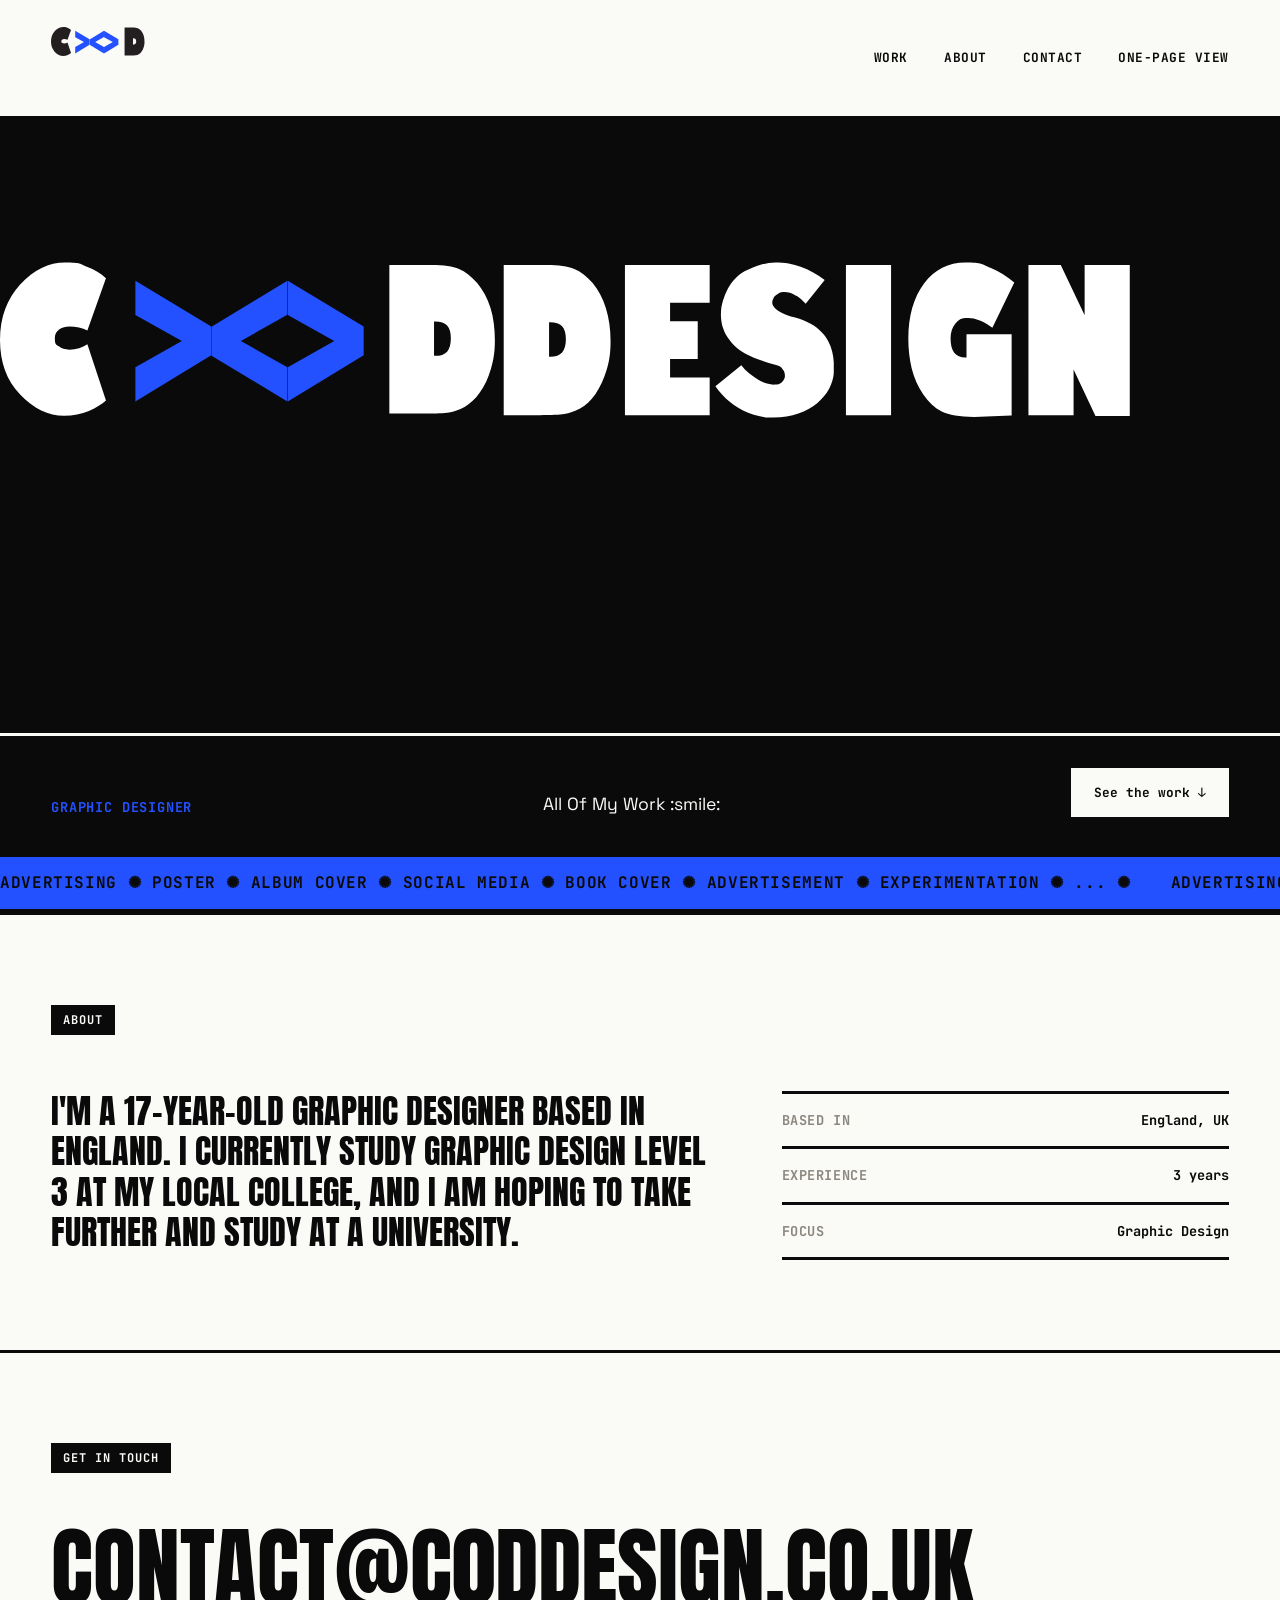
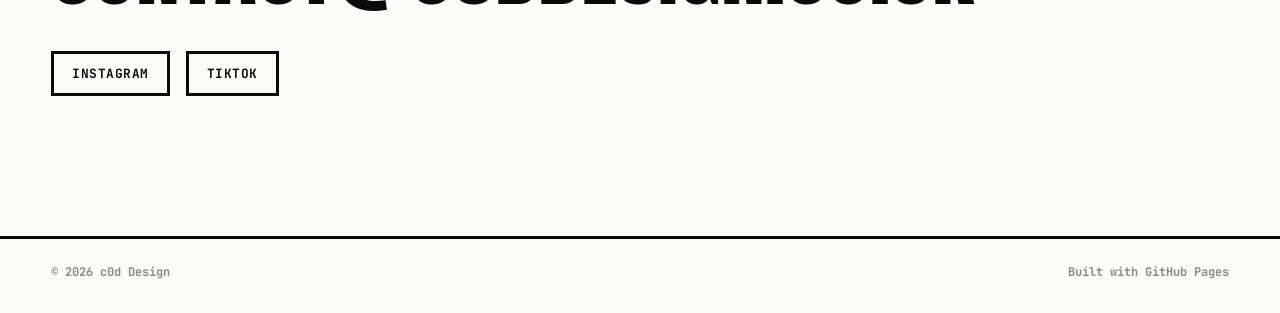
<file: index.html>
<!doctype html>
<html lang="en">
<head>
<meta charset="UTF-8">
<meta name="viewport" content="width=device-width, initial-scale=1.0">
<title>Portfolio</title>
<meta name="description" content="Design & creative portfolio">

<!-- Fonts: Anton (display), Space Grotesk (body), JetBrains Mono (labels) -->
<link rel="preconnect" href="https://fonts.googleapis.com">
<link rel="preconnect" href="https://fonts.gstatic.com" crossorigin>
<link href="https://fonts.googleapis.com/css2?family=Anton&family=Space+Grotesk:wght@400;500;600;700&family=JetBrains+Mono:wght@400;500;700&display=swap" rel="stylesheet">

<link rel="stylesheet" href="style.css">
</head>
<body>

<header class="nav" id="nav">
  <a href="#top" class="nav__mark">
    <img src="image/logo/emblem1.svg" alt="c0d Design" class="nav__logo">
  </a>
  <nav class="nav__links">
    <a href="work.html">Work</a>
    <a href="index.html#about">About</a>
    <a href="index.html#contact">Contact</a>
    <a href="onepage.html" class="nav__switch">One-page view</a>
  </nav>
  <button class="nav__toggle" id="navToggle" aria-label="Open menu" aria-expanded="false">
    <span></span><span></span>
  </button>
</header>

<main>

  <!-- HERO -->
  <section class="hero" id="top">
    <div class="hero__marquee" aria-hidden="true">
      <div class="hero__marquee-track" id="heroMarqueeTrack"></div>
    </div>
    <div class="hero__foot">
      <p class="hero__role" id="heroRole"></p>
      <p class="hero__tagline" id="heroTagline"></p>
      <a href="work.html" class="hero__scroll">See the work ↓</a>
    </div>
  </section>

  <!-- TICKER -->
  <div class="ticker" aria-hidden="true">
    <div class="ticker__track" id="tickerTrack"></div>
  </div>

  <!-- ABOUT -->
  <section class="about" id="about">
    <div class="section-head">
      <span class="section-label">About</span>
    </div>
    <div class="about__body">
      <p class="about__lead" id="aboutText"></p>
      <ul class="about__facts" id="aboutFacts"></ul>
    </div>
  </section>

  <!-- CONTACT -->
  <section class="contact" id="contact">
    <div class="section-head">
      <span class="section-label">Get In Touch</span>
    </div>
    <a class="contact__email" id="contactEmail" href="#"></a>
    <div class="contact__social" id="contactSocial"></div>
  </section>

</main>

<footer class="footer">
  <span id="footerName"></span>
  <span>Built with GitHub Pages</span>
</footer>

<script src="script.js"></script>
</body>
</html>
</file>
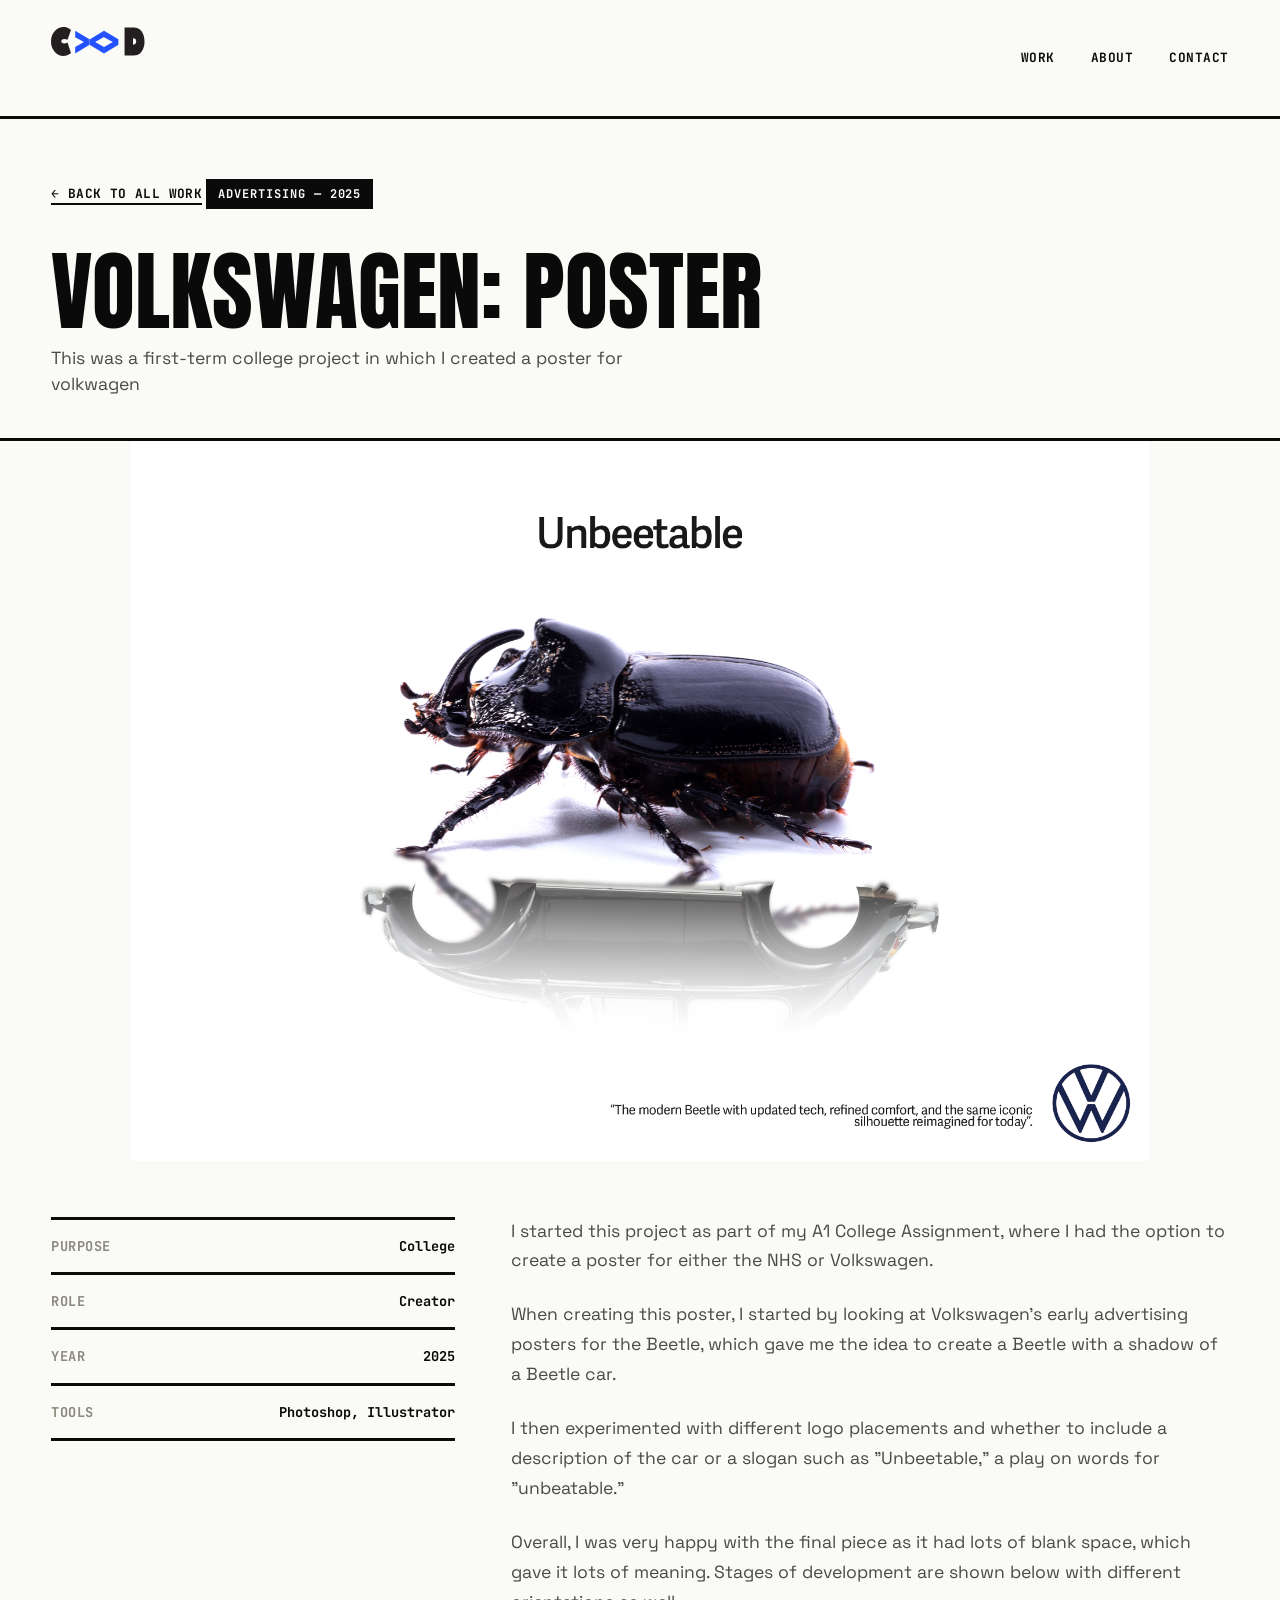
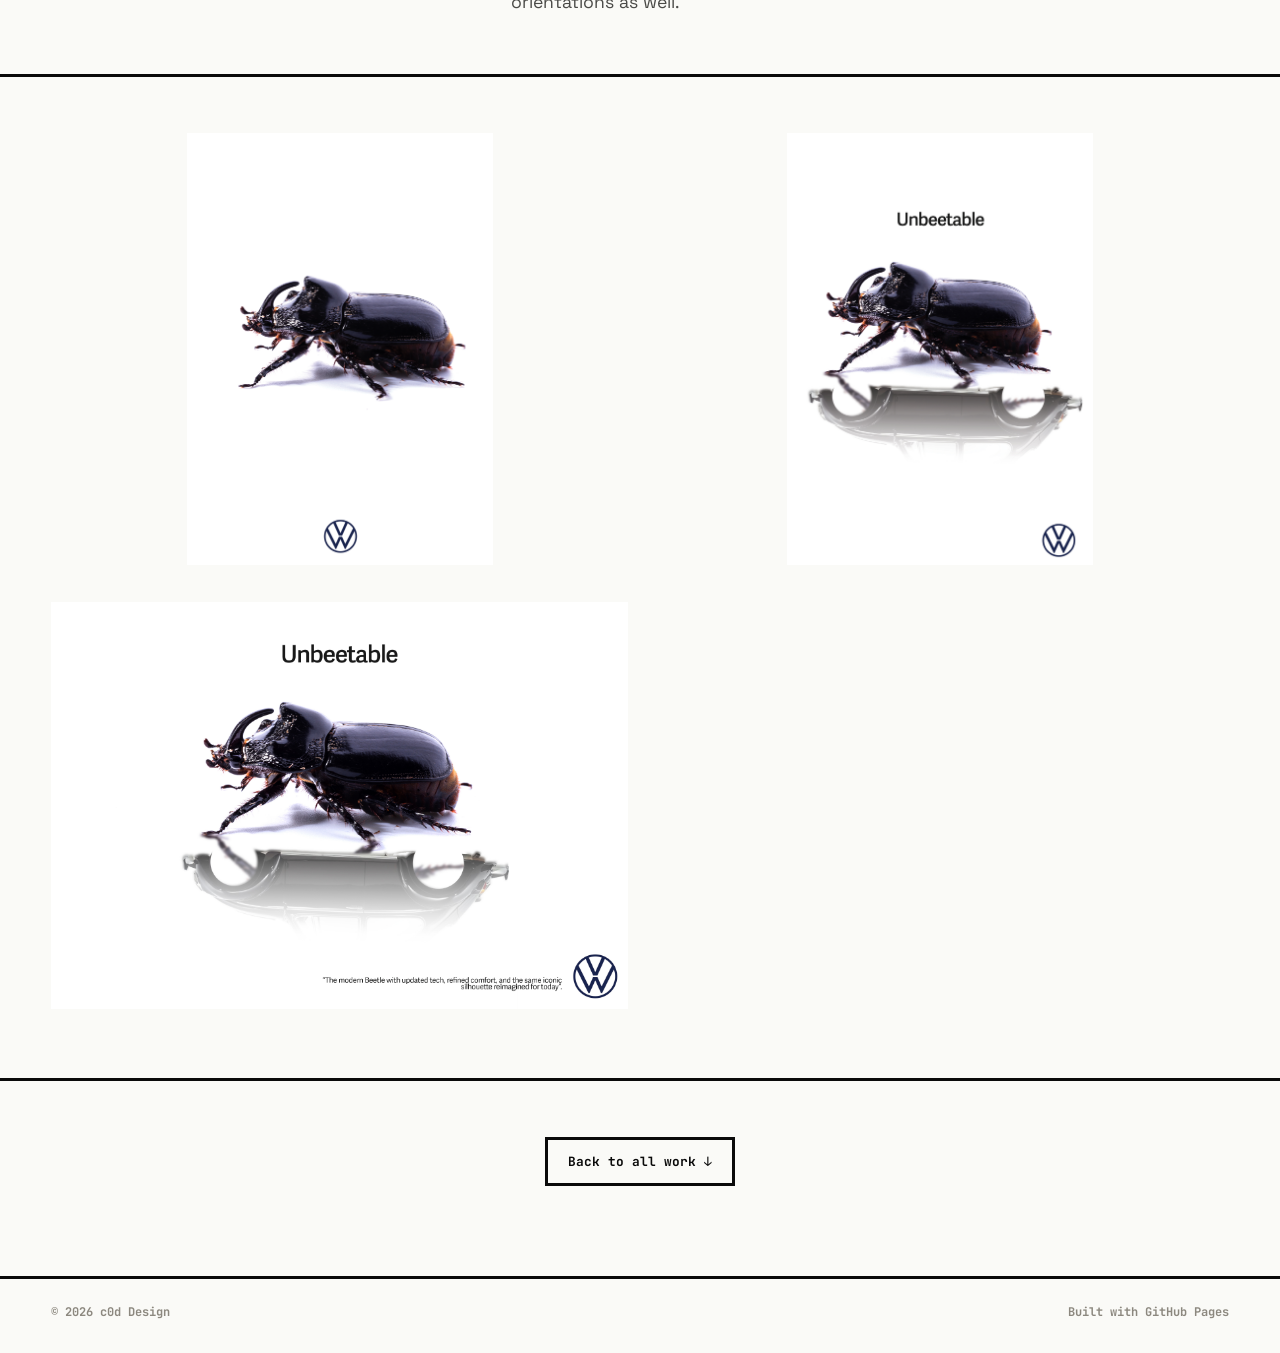
<file: caradvert.html>
<!doctype html>
<html lang="en">
<head>
<meta charset="UTF-8">
<meta name="viewport" content="width=device-width, initial-scale=1.0">
<!-- EDIT: page title shown in the browser tab -->
<title>Volkswagen: Poster</title>
<meta name="description" content="EDIT: one-line description of this project">

<link rel="preconnect" href="https://fonts.googleapis.com">
<link rel="preconnect" href="https://fonts.gstatic.com" crossorigin>
<link href="https://fonts.googleapis.com/css2?family=Anton&family=Space+Grotesk:wght@400;500;600;700&family=JetBrains+Mono:wght@400;500;700&display=swap" rel="stylesheet">

<link rel="stylesheet" href="style.css">
</head>
<body>

<header class="nav" id="nav">
  <a href="index.html" class="nav__mark">
  <img src="image/emblem1.svg" alt="c0d Design" class="nav__logo">
</a>
  <nav class="nav__links">
    <a href="work.html">Work</a>
    <a href="index.html#about">About</a>
    <a href="index.html#contact">Contact</a>
  </nav>
  <button class="nav__toggle" id="navToggle" aria-label="Open menu" aria-expanded="false">
    <span></span><span></span>
  </button>
</header>

<main>

  <!-- CASE STUDY HEADER -->
  <section class="case-header">
    <a href="work.html" class="case-back">← Back to all work</a>
    <!-- EDIT: category and year -->
    <span class="section-label">Advertising — 2025</span>
    <!-- EDIT: project title -->
    <h1 class="case-title">Volkswagen: Poster</h1>
    <!-- EDIT: one-sentence summary -->
    <p class="case-sub">This was a first-term college project in which I created a poster for volkwagen</p>
  </section>

  <!-- HERO IMAGE -->
  <section class="case-hero">
    <!-- EDIT: swap the src for your own image. Wide images (1600x900 or similar) work best. -->
    <img src="image/beetleland.jpg" alt="EDIT: describe what's shown in this image">
  </section>

  <!-- DETAILS + WRITE-UP -->
  <section class="case-body">
    <ul class="case-details">
      <!-- EDIT: swap these four for whatever facts matter for this project -->
      <li><span>Purpose</span><span>College</span></li>
      <li><span>Role</span><span>Creator</span></li>
      <li><span>Year</span><span>2025</span></li>
      <li><span>Tools</span><span>Photoshop, Illustrator</span></li>
    </ul>

    <div class="case-text">
      <!-- EDIT: replace these three paragraphs with your own write-up.
           A simple structure that works well: the brief, your process, the outcome. -->
      <p>I started this project as part of my A1 College Assignment, where I had the option to create a poster for either the NHS or Volkswagen.</p>
      <p>When creating this poster, I started by looking at Volkswagen's early advertising posters for the Beetle, which gave me the idea to create a Beetle with a shadow of a Beetle car.</p>
      <p>I then experimented with different logo placements and whether to include a description of the car or a slogan such as "Unbeetable," a play on words for "unbeatable."</p>
      <p>Overall, I was very happy with the final piece as it had lots of blank space, which gave it lots of meaning. Stages of development are shown below with different orientations as well.</p>
    </div>
  </section>

  <!-- ADDITIONAL IMAGES — delete this section if you only have one hero image -->
  <section class="case-gallery">
    <!-- EDIT: add, remove, or replace these <img> tags for extra project shots -->
    <img src="image/beetle0.5.png" alt="EDIT: describe this image">
    <img src="image/beetleport.jpg" alt="EDIT: describe this image">
    <img src="image/beetleland.jpg" alt="EDIT: describe this image">
  </section>

  <!-- BACK TO WORK -->
  <section class="case-next">
    <a href="work.html" class="hero__scroll">Back to all work ↓</a>
  </section>

</main>

<footer class="footer">
  <span id="footerName"></span>
  <span>Built with GitHub Pages</span>
</footer>

<script src="script.js"></script>
</body>
</html>
</file>
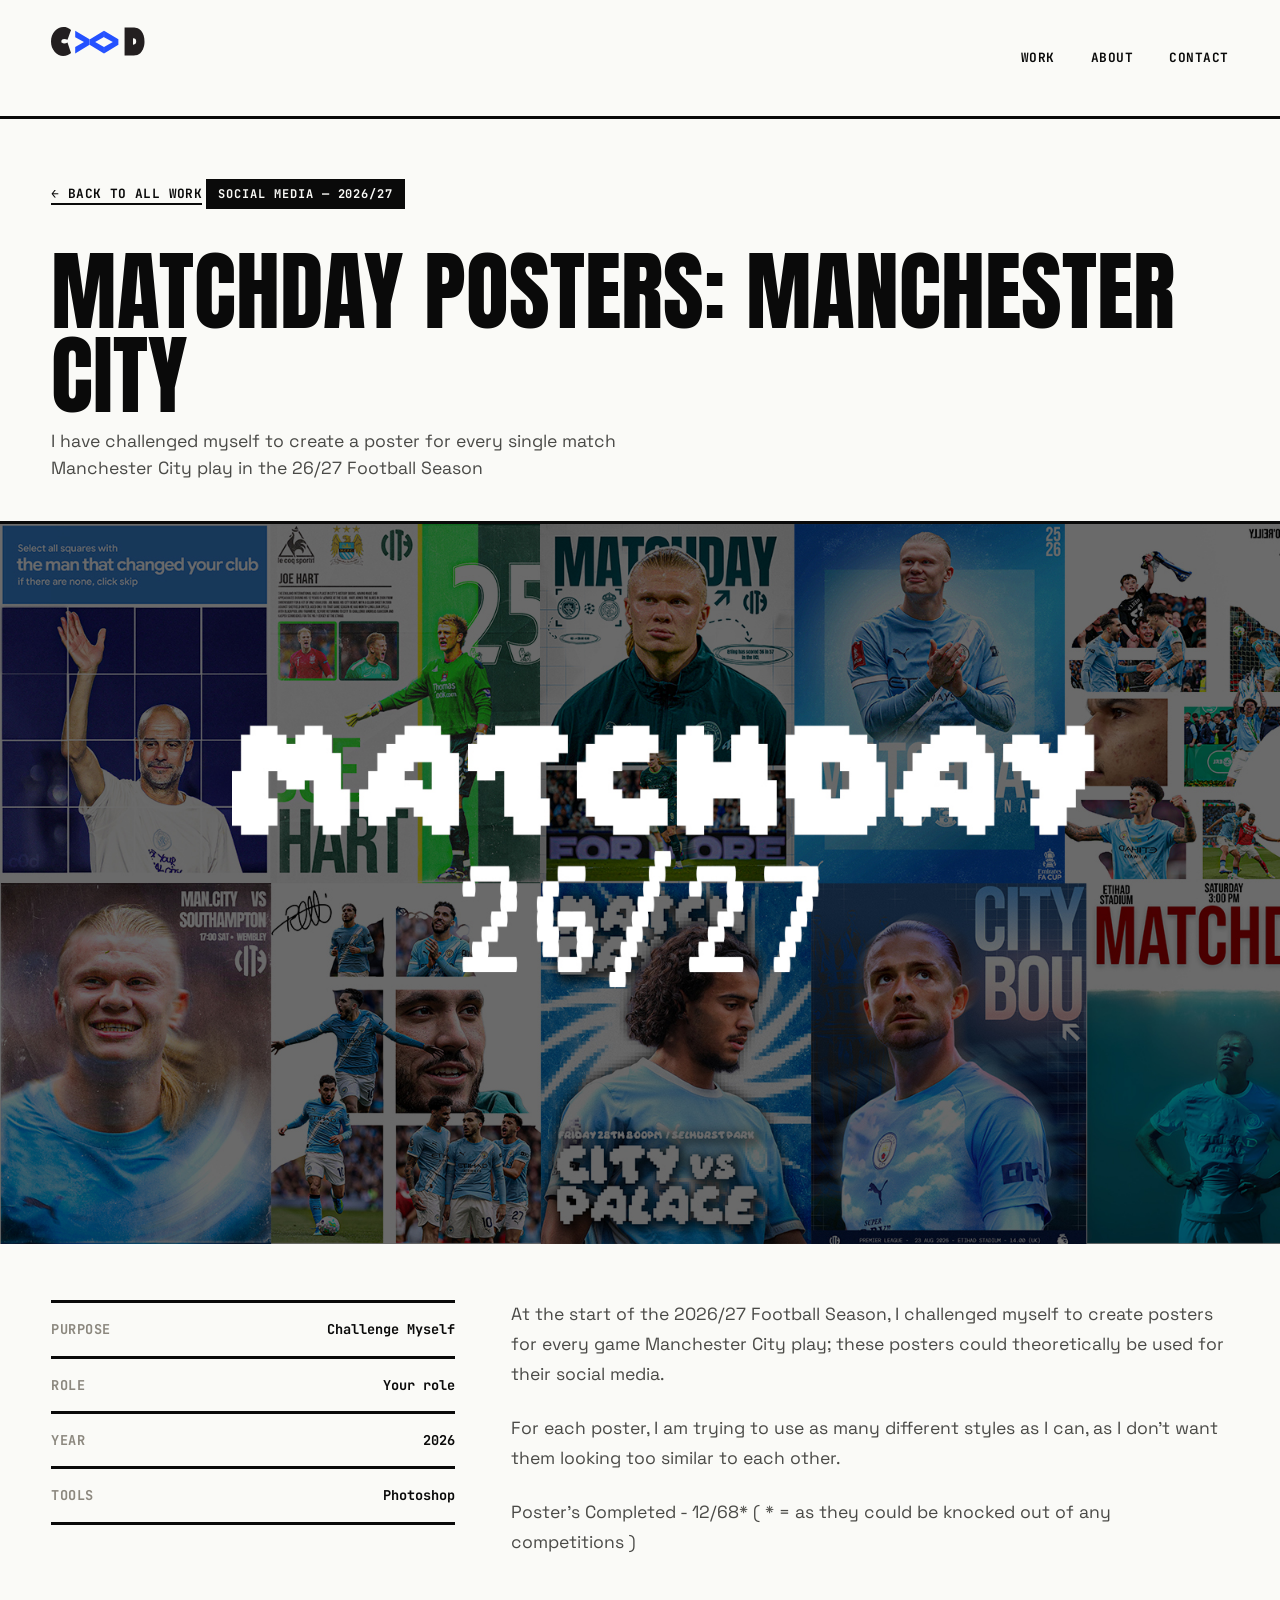
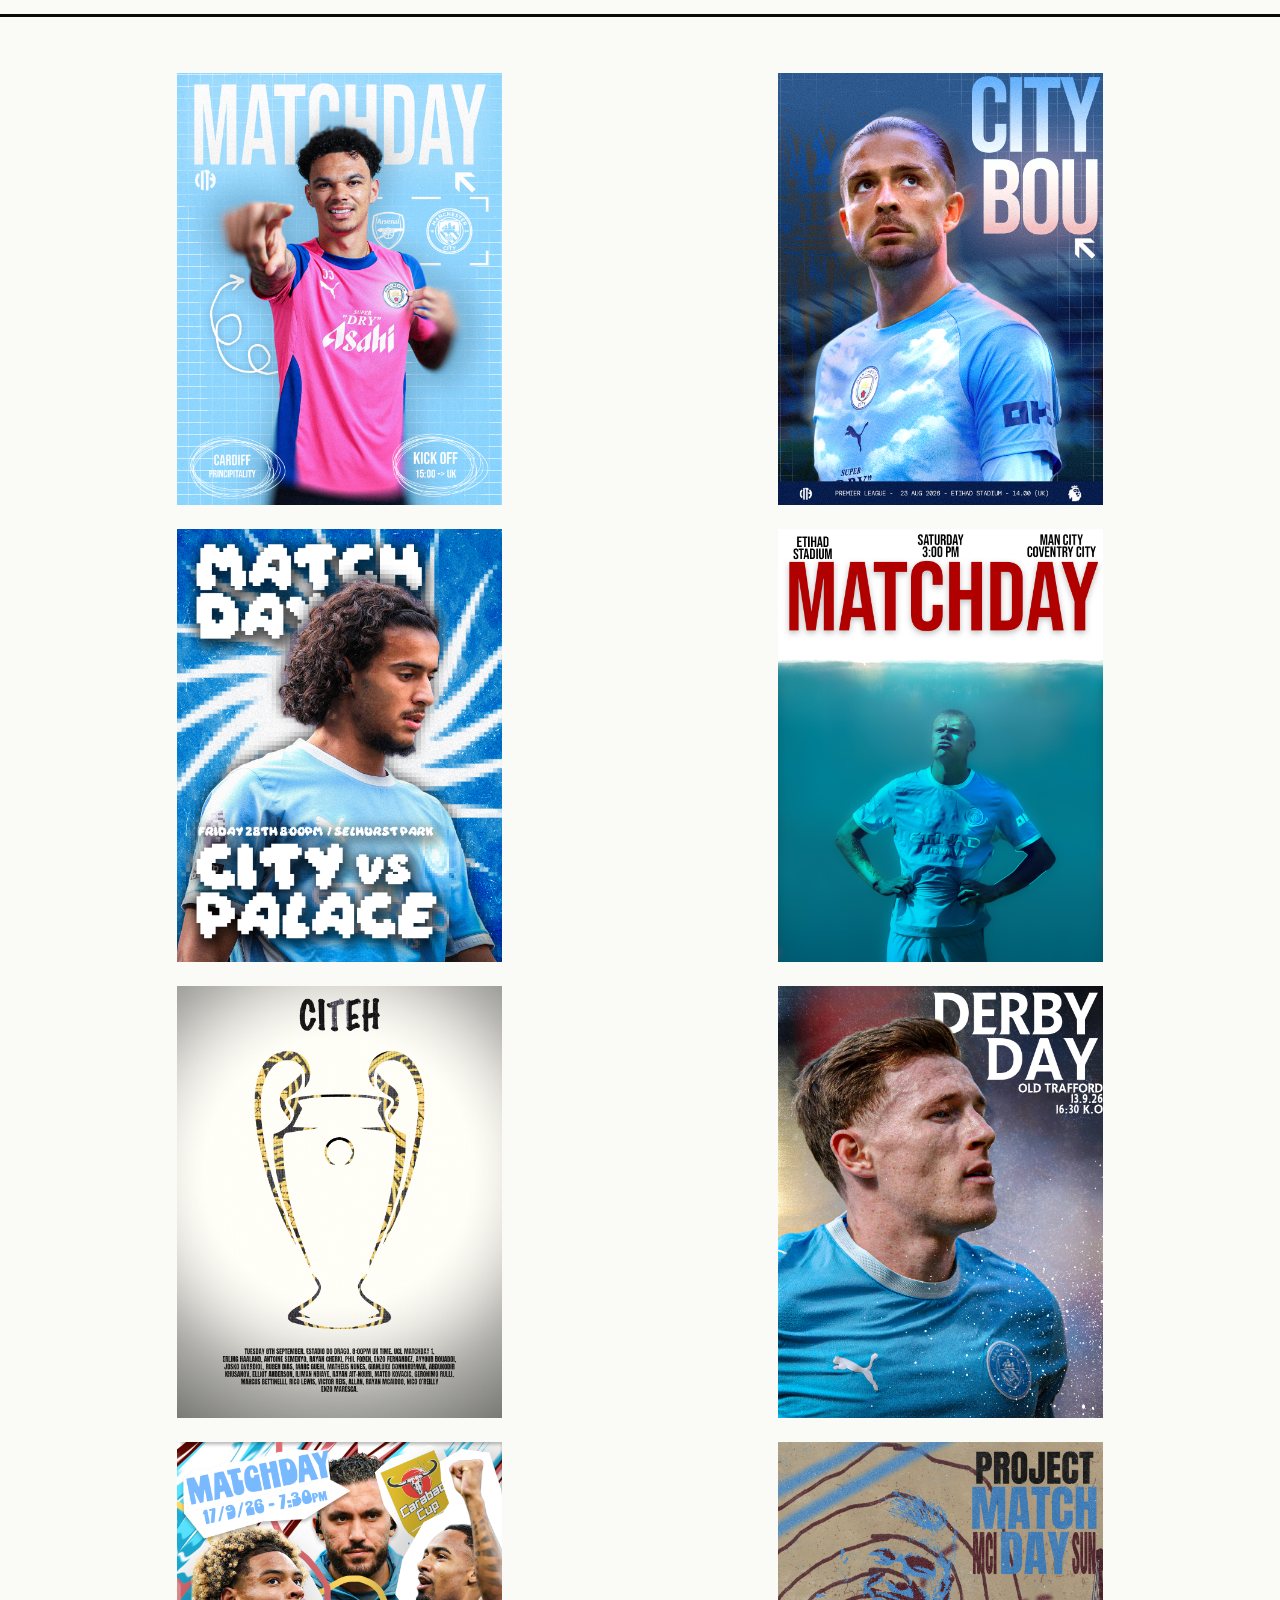
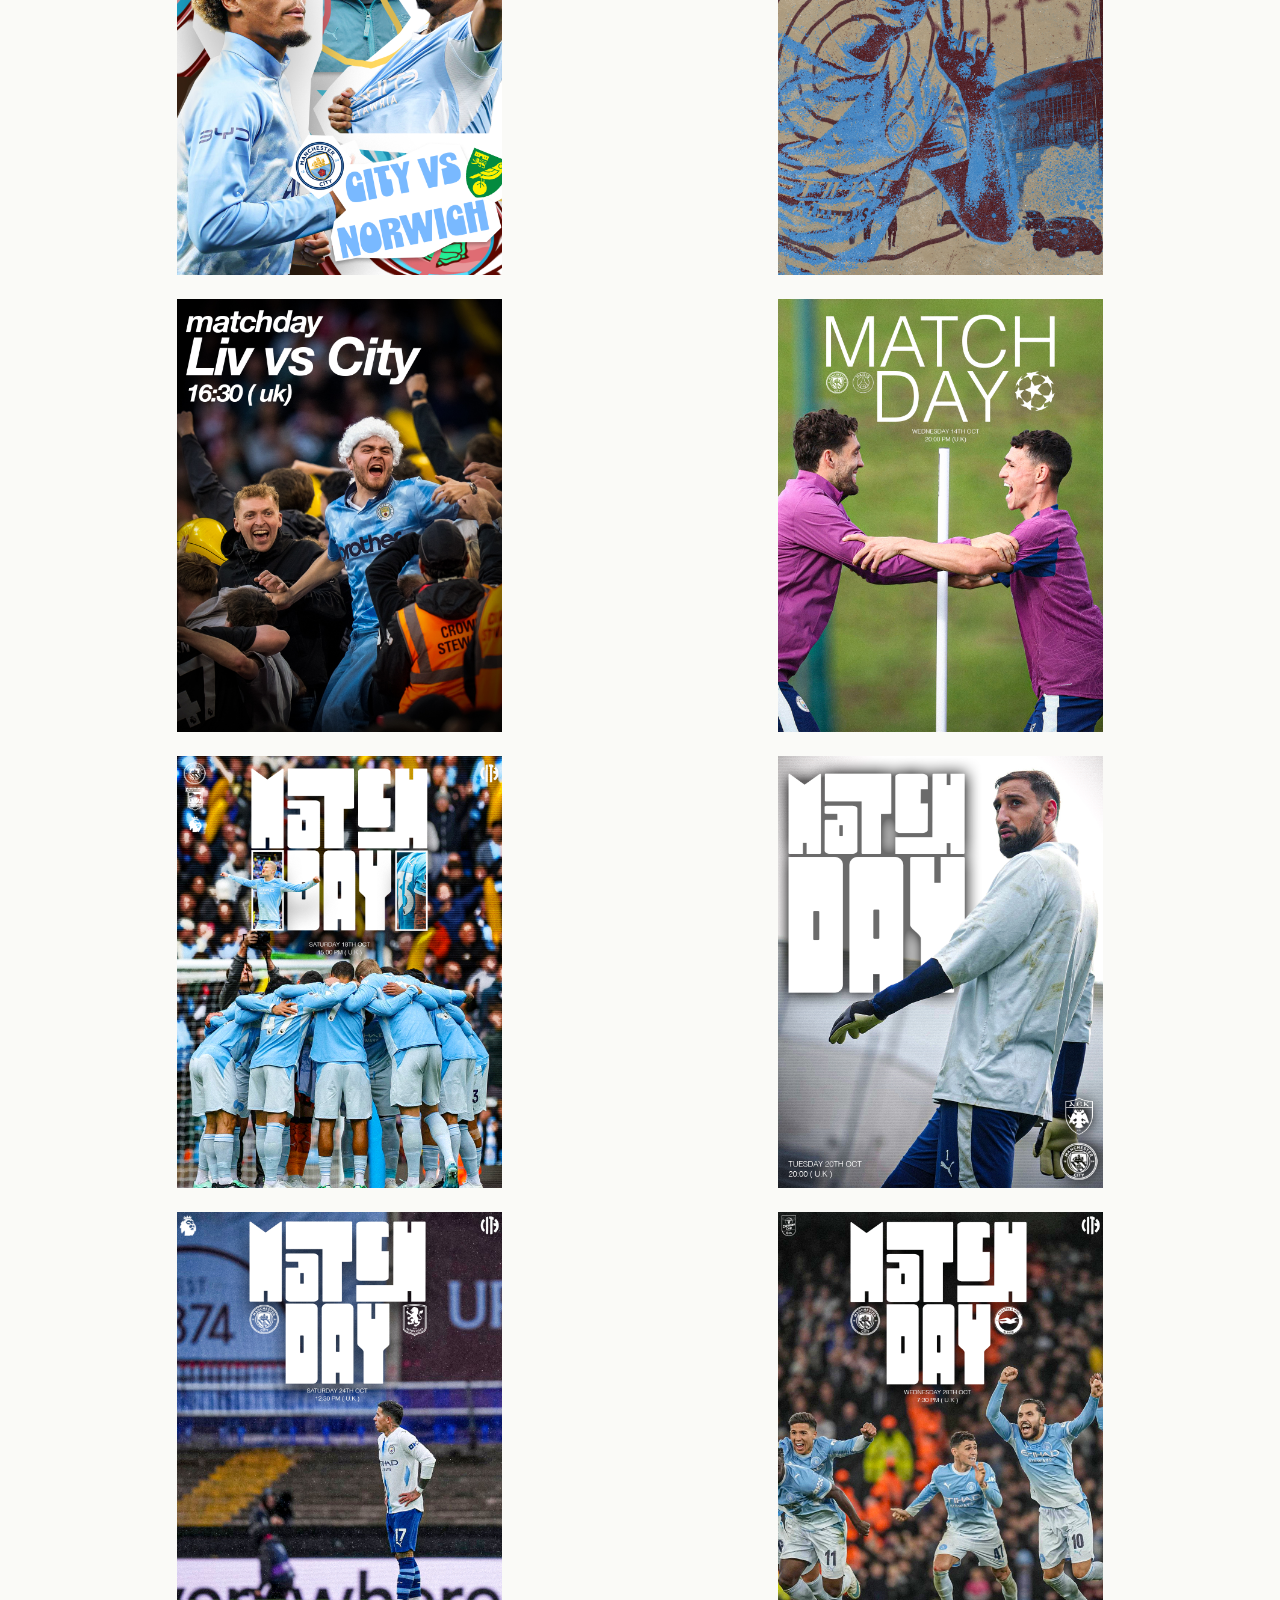
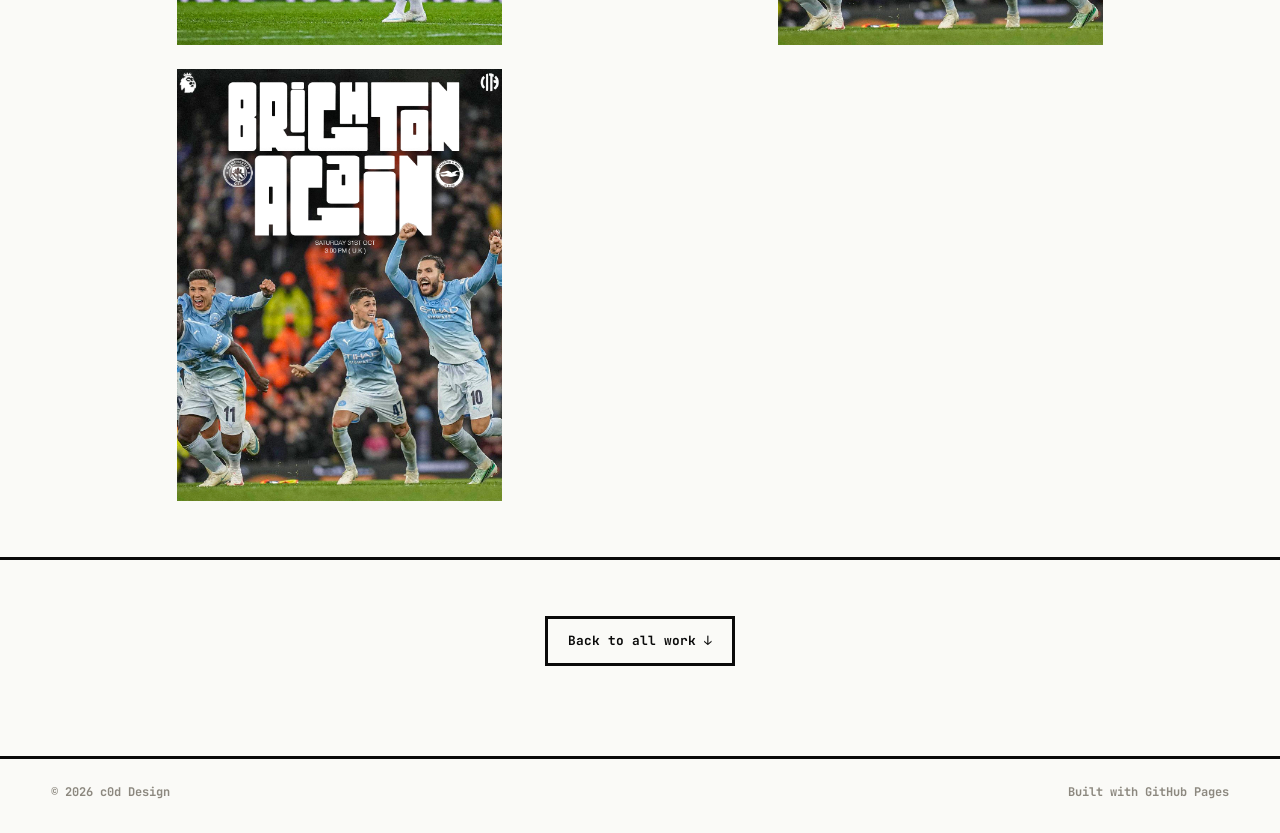
<file: everymatchday.html>
<!doctype html>
<html lang="en">
<head>
<meta charset="UTF-8">
<meta name="viewport" content="width=device-width, initial-scale=1.0">
<!-- EDIT: page title shown in the browser tab -->
<title>Matchday Posters - Manchester City</title>
<meta name="description" content="EDIT: one-line description of this project">

<link rel="preconnect" href="https://fonts.googleapis.com">
<link rel="preconnect" href="https://fonts.gstatic.com" crossorigin>
<link href="https://fonts.googleapis.com/css2?family=Anton&family=Space+Grotesk:wght@400;500;600;700&family=JetBrains+Mono:wght@400;500;700&display=swap" rel="stylesheet">

<link rel="stylesheet" href="style.css">
</head>
<body>

<header class="nav" id="nav">
   <img src="image/emblem1.svg" alt="c0d Design" class="nav__logo">
</a>
  <nav class="nav__links">
    <a href="work.html">Work</a>
    <a href="index.html#about">About</a>
    <a href="index.html#contact">Contact</a>
  </nav>
  <button class="nav__toggle" id="navToggle" aria-label="Open menu" aria-expanded="false">
    <span></span><span></span>
  </button>
</header>

<main>

  <!-- CASE STUDY HEADER -->
  <section class="case-header">
    <a href="work.html" class="case-back">← Back to all work</a>
    <!-- EDIT: category and year -->
    <span class="section-label">Social Media — 2026/27</span>
    <!-- EDIT: project title -->
    <h1 class="case-title">Matchday Posters: Manchester City</h1>
    <!-- EDIT: one-sentence summary -->
    <p class="case-sub">I have challenged myself to create a poster for every single match Manchester City play in the 26/27 Football Season</p>
  </section>

  <!-- HERO IMAGE -->
  <section class="case-hero">
    <!-- EDIT: swap the src for your own image. Wide images (1600x900 or similar) work best. -->
    <img src="image/matchday26/matchdaybanner.jpg" alt="EDIT: describe what's shown in this image">
  </section>

  <!-- DETAILS + WRITE-UP -->
  <section class="case-body">
    <ul class="case-details">
      <!-- EDIT: swap these four for whatever facts matter for this project -->
      <li><span>Purpose</span><span>Challenge Myself</span></li>
      <li><span>Role</span><span>Your role</span></li>
      <li><span>Year</span><span>2026</span></li>
      <li><span>Tools</span><span>Photoshop</span></li>
    </ul>

    <div class="case-text">
      <!-- EDIT: replace these three paragraphs with your own write-up.
           A simple structure that works well: the brief, your process, the outcome. -->
      <p>At the start of the 2026/27 Football Season, I challenged myself to create posters for every game Manchester City play; these posters could theoretically be used for their social media.</p>
      <p>For each poster, I am trying to use as many different styles as I can, as I don't want them looking too similar to each other.</p>
      <p>Poster's Completed - 12/68* ( * = as they could be knocked out of any competitions )</p>
    </div>
  </section>

  <!-- ADDITIONAL IMAGES — delete this section if you only have one hero image -->
  <section class="case-gallery">
    <!-- EDIT: add, remove, or replace these <img> tags for extra project shots -->
    <img src="image/matchday26/Arsenal_COMMUNITYSHIELD.jpg" alt="EDIT: describe this image">
    <img src="image/matchday26/B'mouthHOMEPLv2.jpg" alt="EDIT: describe this image">
    <img src="image/matchday26/PALACEAWAYPL.jpg" alt="EDIT: describe this image">
    <img src="image/matchday26/CoventryHomePL.jpg" alt="EDIT: describe this image">
    <img src="image/matchday26/PORTOAWAYUCL.jpg" alt="EDIT: describe this image">
    <img src="image/matchday26/ScumawayPL.jpg" alt="EDIT: describe this image">
    <img src="image/matchday26/NorwichHOMECC.jpg" alt="EDIT: describe this image">
    <img src="image/matchday26/SUNDERLANDHOMEPL.jpg" alt="EDIT: describe this image">
    <img src="image/matchday26/LIVERPOOLAWAYPL.jpg" alt="EDIT: describe this image">
    <img src="image/matchday26/PSGHOMEUCL.jpg" alt="EDIT: describe this image">
    <img src="image/matchday26/IPSWICHHOMEPL.jpg" alt="EDIT: describe this image">
    <img src="image/matchday26/athenhomeucl.jpg" alt="EDIT: describe this image">
    <img src="image/matchday26/VILLAWAYPL.jpg" alt="EDIT: describe this image">
    <img src="image/matchday26/BRIGHTONHOMECC.jpg" alt="EDIT: describe this image">
   <img src="image/matchday26/BRIGHTONHOMEPL.jpg" alt="EDIT: describe this image">
  </section>

  <!-- BACK TO WORK -->
  <section class="case-next">
    <a href="work.html" class="hero__scroll">Back to all work ↓</a>
  </section>

</main>

<footer class="footer">
  <span id="footerName"></span>
  <span>Built with GitHub Pages</span>
</footer>

<script src="script.js"></script>
</body>
</html>
</file>
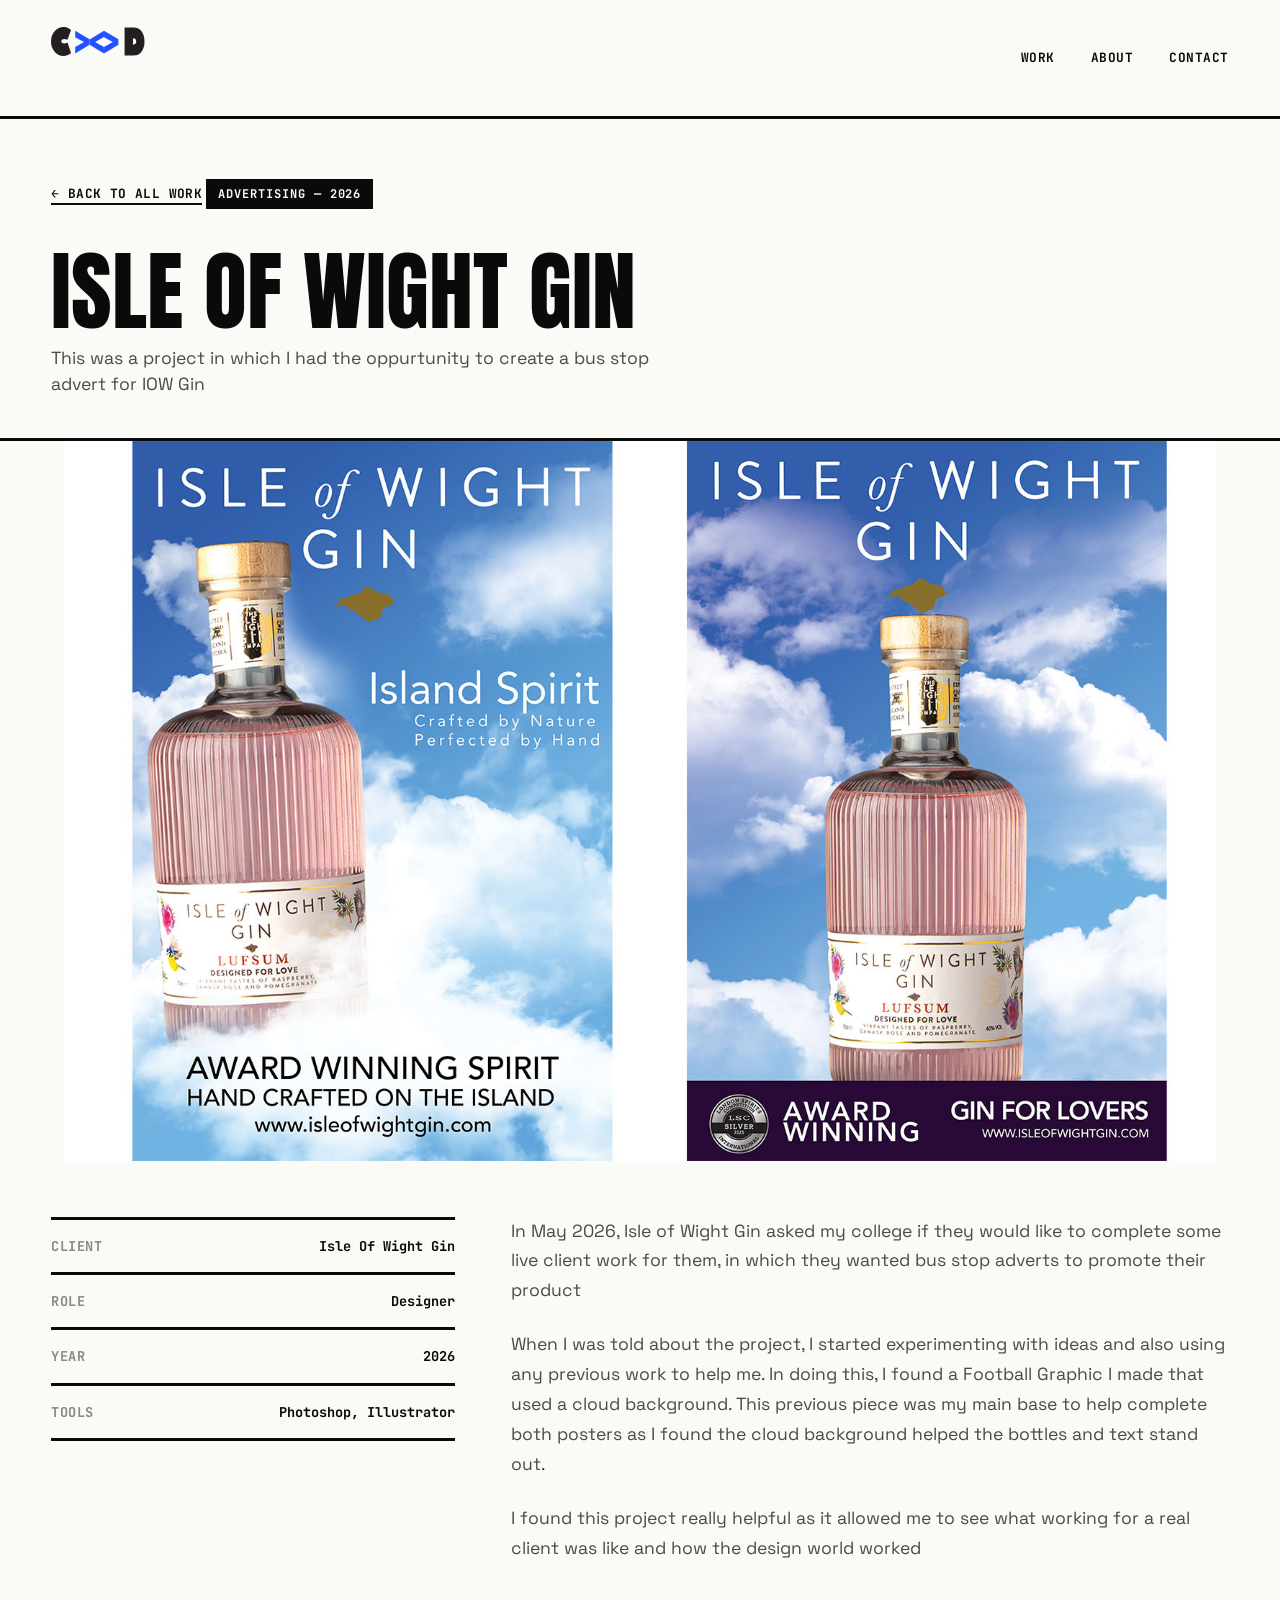
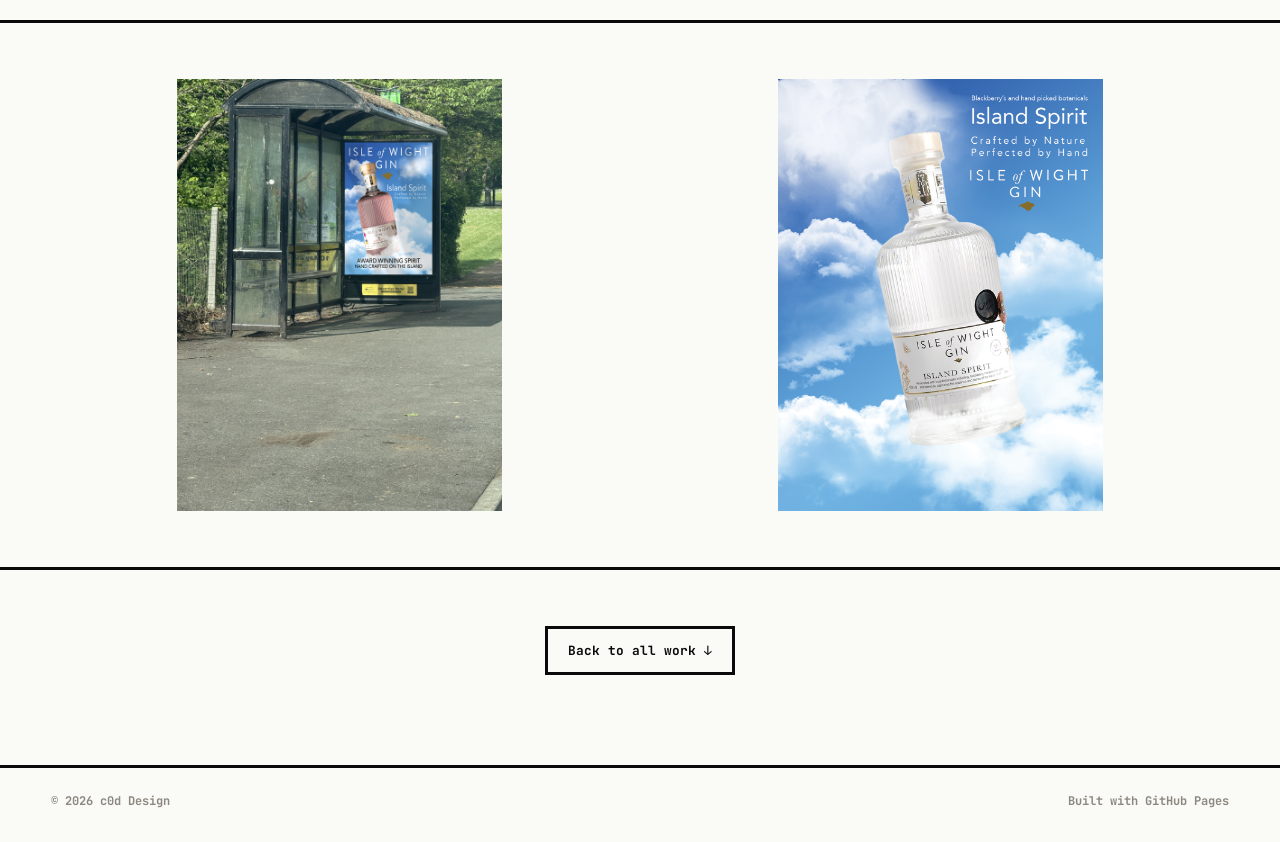
<file: iowgin.html>
<!doctype html>
<html lang="en">
<head>
<meta charset="UTF-8">
<meta name="viewport" content="width=device-width, initial-scale=1.0">
<!-- EDIT: page title shown in the browser tab -->
<title>Isle Of Wight Gin — Portfolio</title>
<meta name="description" content="EDIT: one-line description of this project">

<link rel="preconnect" href="https://fonts.googleapis.com">
<link rel="preconnect" href="https://fonts.gstatic.com" crossorigin>
<link href="https://fonts.googleapis.com/css2?family=Anton&family=Space+Grotesk:wght@400;500;600;700&family=JetBrains+Mono:wght@400;500;700&display=swap" rel="stylesheet">

<link rel="stylesheet" href="style.css">
</head>
<body>

<header class="nav" id="nav">
   <img src="image/emblem1.svg" alt="c0d Design" class="nav__logo">
</a>
  <nav class="nav__links">
    <a href="work.html">Work</a>
    <a href="index.html#about">About</a>
    <a href="index.html#contact">Contact</a>
  </nav>
  <button class="nav__toggle" id="navToggle" aria-label="Open menu" aria-expanded="false">
    <span></span><span></span>
  </button>
</header>

<main>

  <!-- CASE STUDY HEADER -->
  <section class="case-header">
    <a href="work.html" class="case-back">← Back to all work</a>
    <!-- EDIT: category and year -->
    <span class="section-label">Advertising — 2026</span>
    <!-- EDIT: project title -->
    <h1 class="case-title">Isle Of Wight Gin</h1>
    <!-- EDIT: one-sentence summary -->
    <p class="case-sub">This was a project in which I had the oppurtunity to create a bus stop advert for IOW Gin</p>
  </section>

  <!-- HERO IMAGE -->
  <section class="case-hero">
    <!-- EDIT: swap the src for your own image. Wide images (1600x900 or similar) work best. -->
    <img src="image/IOWGIN.jpg" alt="EDIT: These are 2 posters for IOW Gin.">
  </section>

  <!-- DETAILS + WRITE-UP -->
  <section class="case-body">
    <ul class="case-details">
      <!-- EDIT: swap these four for whatever facts matter for this project -->
      <li><span>Client</span><span>Isle Of Wight Gin</span></li>
      <li><span>Role</span><span>Designer</span></li>
      <li><span>Year</span><span>2026</span></li>
      <li><span>Tools</span><span>Photoshop, Illustrator</span></li>
    </ul>

    <div class="case-text">
      <!-- EDIT: replace these three paragraphs with your own write-up.
           A simple structure that works well: the brief, your process, the outcome. -->
      <p>In May 2026, Isle of Wight Gin asked my college if they would like to complete some live client work for them, in which they wanted bus stop adverts to promote their product</p>
      <p>When I was told about the project, I started experimenting with ideas and also using any previous work to help me. In doing this, I found a Football Graphic I made that used a cloud background. This previous piece was my main base to help complete both posters as I found the cloud background helped the bottles and text stand out.</p>
      <p>I found this project really helpful as it allowed me to see what working for a real client was like and how the design world worked</p>
    </div>
  </section>

  <!-- ADDITIONAL IMAGES — delete this section if you only have one hero image -->
  <section class="case-gallery">
    <!-- EDIT: add, remove, or replace these <img> tags for extra project shots -->
    <img src="image/BUSMOCKUPV3.png" alt="EDIT: describe this image">
    <img src="image/GinIdea1.png" alt="EDIT: describe this image">
  </section>

  <!-- BACK TO WORK -->
  <section class="case-next">
    <a href="work.html" class="hero__scroll">Back to all work ↓</a>
  </section>

</main>

<footer class="footer">
  <span id="footerName"></span>
  <span>Built with GitHub Pages</span>
</footer>

<script src="script.js"></script>
</body>
</html>
</file>
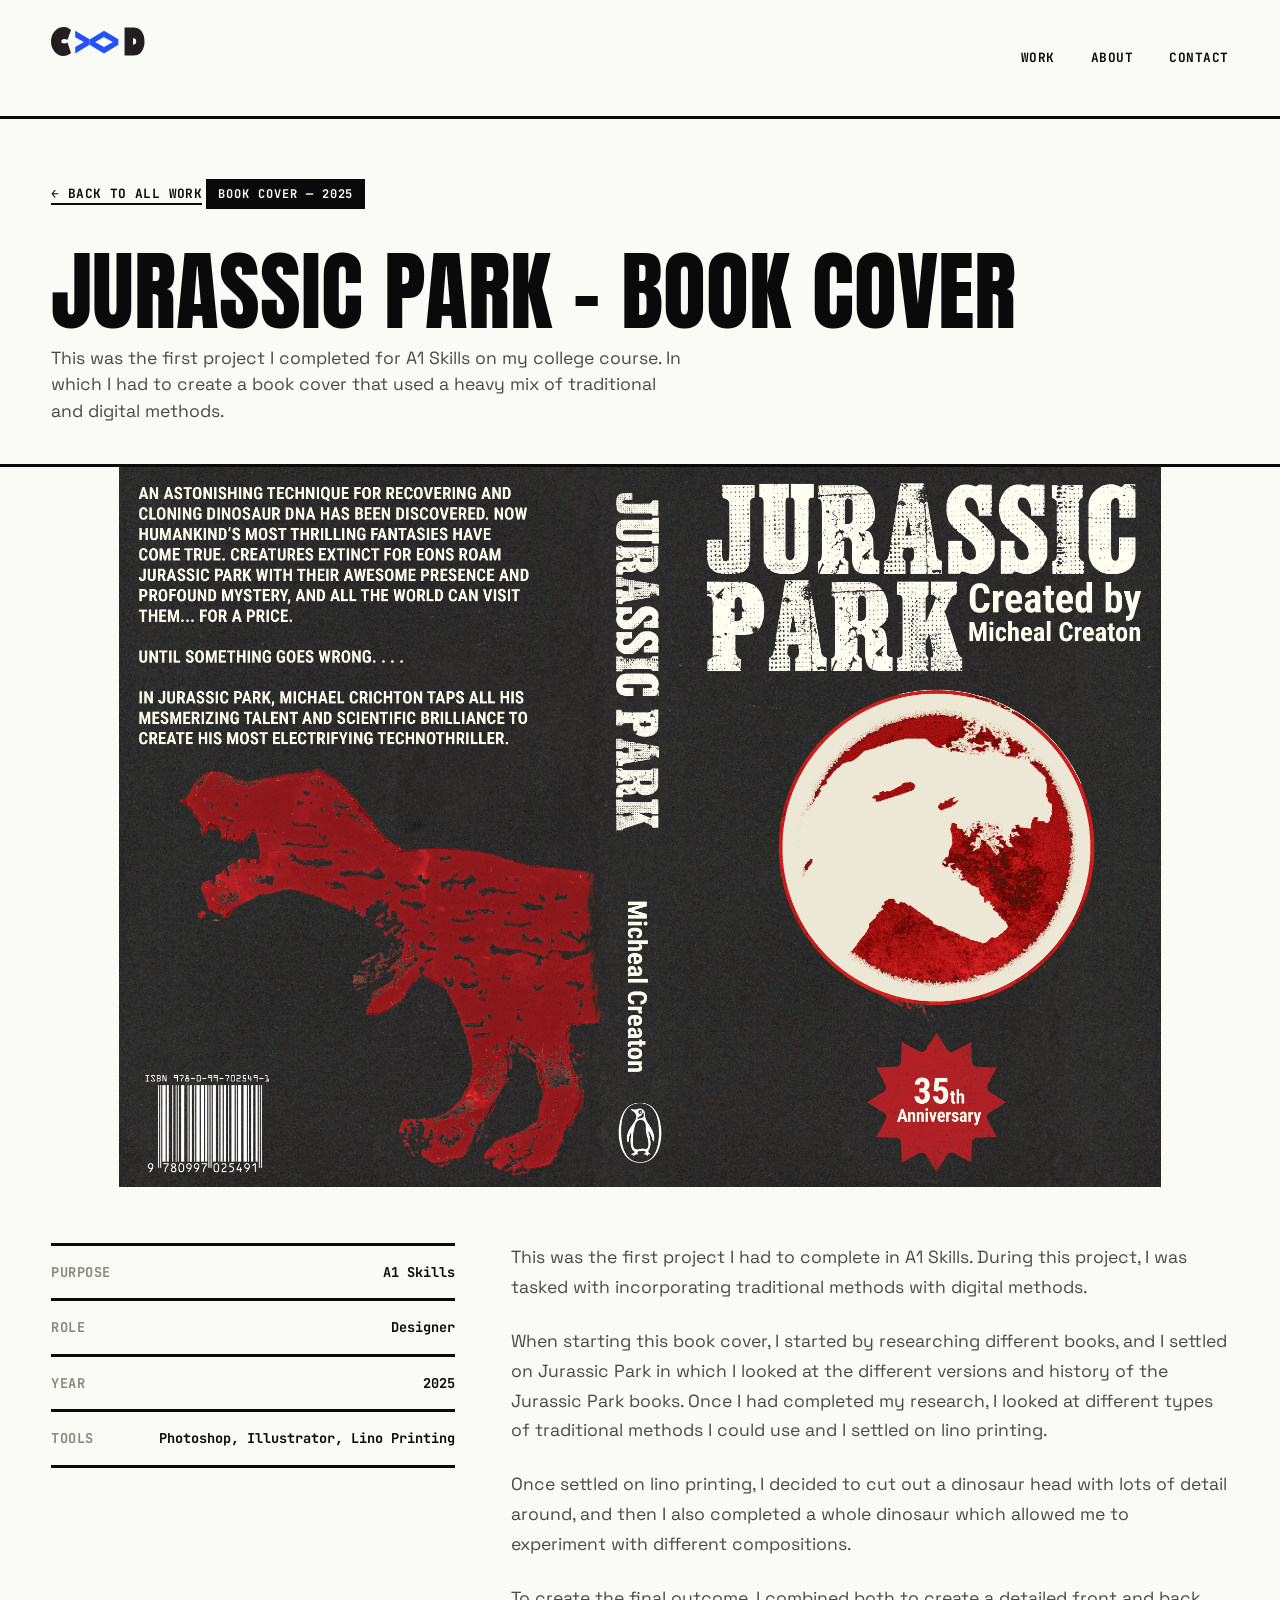
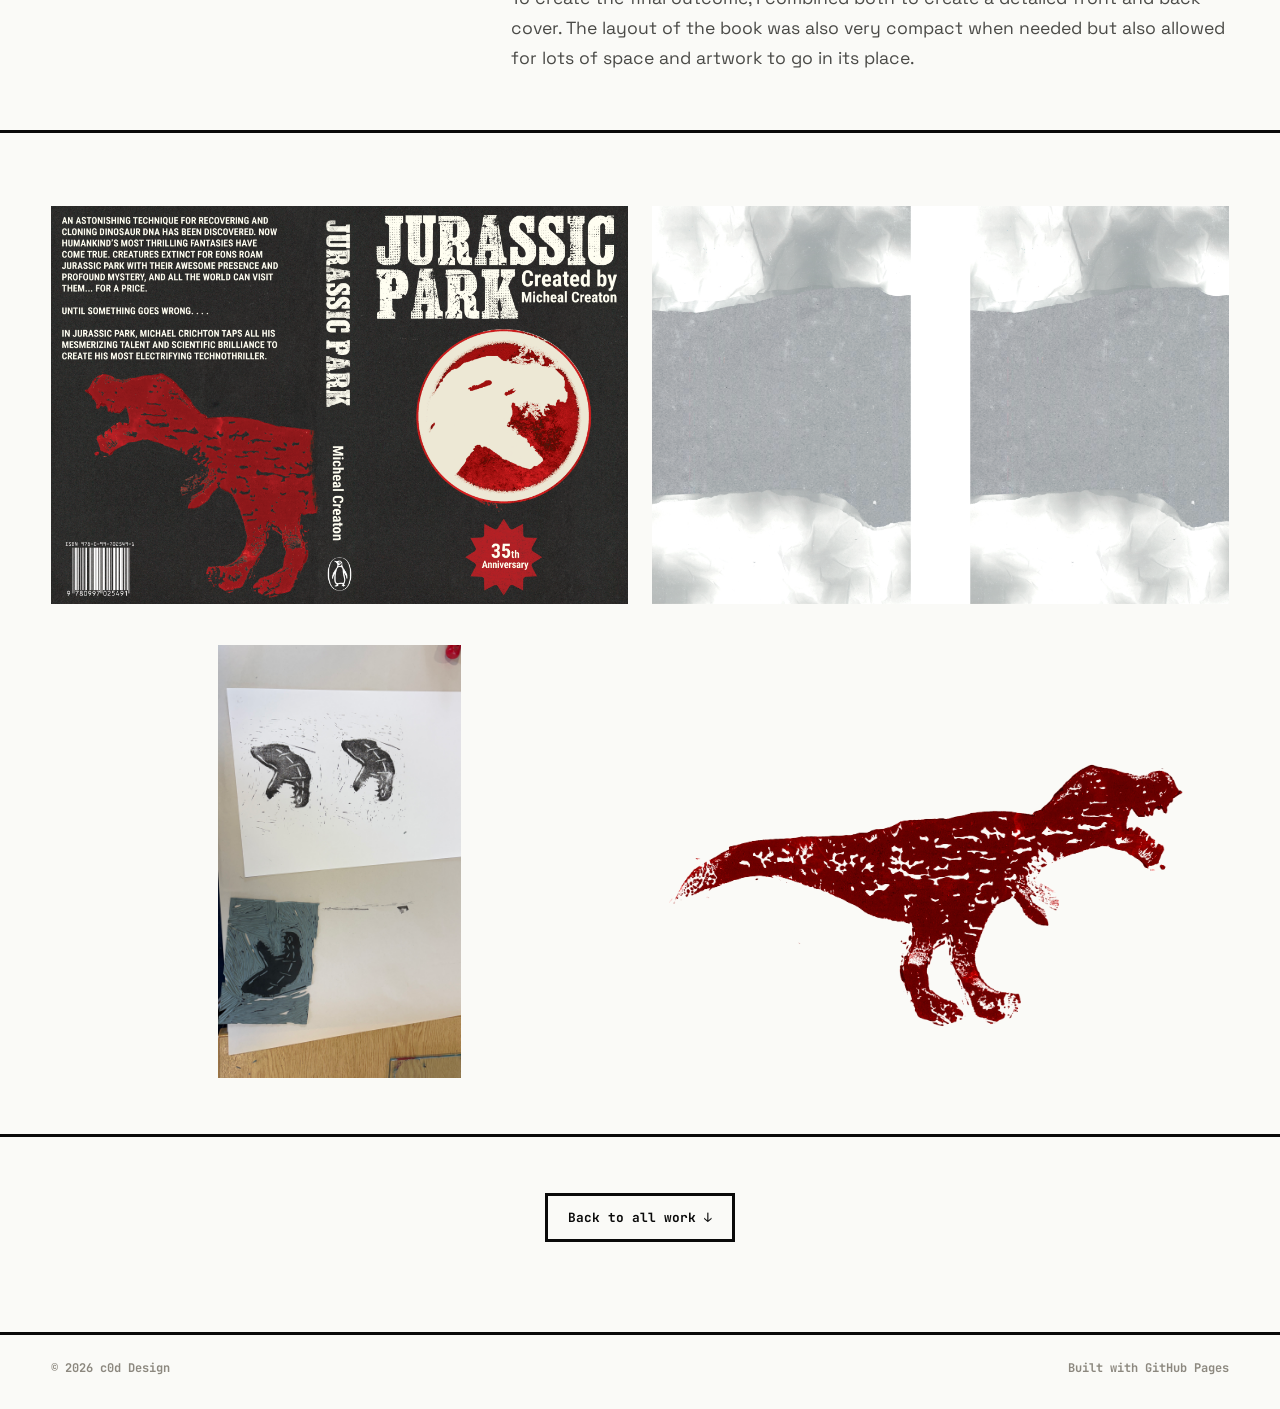
<file: jurassicbook.html>
<!doctype html>
<html lang="en">
<head>
<meta charset="UTF-8">
<meta name="viewport" content="width=device-width, initial-scale=1.0">
<!-- EDIT: page title shown in the browser tab -->
<title>Jurassic Park - Book Cover</title>
<meta name="description" content="EDIT: one-line description of this project">

<link rel="preconnect" href="https://fonts.googleapis.com">
<link rel="preconnect" href="https://fonts.gstatic.com" crossorigin>
<link href="https://fonts.googleapis.com/css2?family=Anton&family=Space+Grotesk:wght@400;500;600;700&family=JetBrains+Mono:wght@400;500;700&display=swap" rel="stylesheet">

<link rel="stylesheet" href="style.css">
</head>
<body>

<header class="nav" id="nav">
 <img src="image/emblem1.svg" alt="c0d Design" class="nav__logo">
</a>
  <nav class="nav__links">
    <a href="work.html">Work</a>
    <a href="index.html#about">About</a>
    <a href="index.html#contact">Contact</a>
  </nav>
  <button class="nav__toggle" id="navToggle" aria-label="Open menu" aria-expanded="false">
    <span></span><span></span>
  </button>
</header>

<main>

  <!-- CASE STUDY HEADER -->
  <section class="case-header">
    <a href="work.html" class="case-back">← Back to all work</a>
    <!-- EDIT: category and year -->
    <span class="section-label">Book Cover — 2025</span>
    <!-- EDIT: project title -->
    <h1 class="case-title">Jurassic Park - Book Cover</h1>
    <!-- EDIT: one-sentence summary -->
    <p class="case-sub">This was the first project I completed for A1 Skills on my college course. In which I had to create a book cover that used a heavy mix of traditional and digital methods.</p>
  </section>

  <!-- HERO IMAGE -->
  <section class="case-hero">
    <!-- EDIT: swap the src for your own image. Wide images (1600x900 or similar) work best. -->
    <img src="image/book/FInalllev2v2v2v2v22.jpg" alt="EDIT: describe what's shown in this image">
  </section>

  <!-- DETAILS + WRITE-UP -->
  <section class="case-body">
    <ul class="case-details">
      <!-- EDIT: swap these four for whatever facts matter for this project -->
      <li><span>Purpose</span><span>A1 Skills</span></li>
      <li><span>Role</span><span>Designer</span></li>
      <li><span>Year</span><span>2025</span></li>
      <li><span>Tools</span><span>Photoshop, Illustrator, Lino Printing</span></li>
    </ul>

    <div class="case-text">
      <!-- EDIT: replace these three paragraphs with your own write-up.
           A simple structure that works well: the brief, your process, the outcome. -->
      <p>This was the first project I had to complete in A1 Skills. During this project, I was tasked with incorporating traditional methods with digital methods.</p>
      <p>When starting this book cover, I started by researching different books, and I settled on Jurassic Park in which I looked at the different versions and history of the Jurassic Park books. Once I had completed my research, I looked at different types of traditional methods I could use and I settled on lino printing.</p>
      <p>Once settled on lino printing, I decided to cut out a dinosaur head with lots of detail around, and then I also completed a whole dinosaur which allowed me to experiment with different compositions.</p>
      <p>To create the final outcome, I combined both to create a detailed front and back cover. The layout of the book was also very compact when needed but also allowed for lots of space and artwork to go in its place.</p>
    </div>
  </section>

  <!-- ADDITIONAL IMAGES — delete this section if you only have one hero image -->
  <section class="case-gallery">
    <!-- EDIT: add, remove, or replace these <img> tags for extra project shots -->
    <img src="image/book/FInalllev2v2v2v2v22.jpg" alt="EDIT: describe this image">
    <img src="image/book/Book Template.png" alt="EDIT: describe this image">
    <img src="image/book/IMG_4488.JPG" alt="EDIT: describe this image">
    <img src="image/book/EditedDinoBigger.png" alt="EDIT: describe this image">
  </section>

  <!-- BACK TO WORK -->
  <section class="case-next">
    <a href="work.html" class="hero__scroll">Back to all work ↓</a>
  </section>

</main>

<footer class="footer">
  <span id="footerName"></span>
  <span>Built with GitHub Pages</span>
</footer>

<script src="script.js"></script>
</body>
</html>
</file>
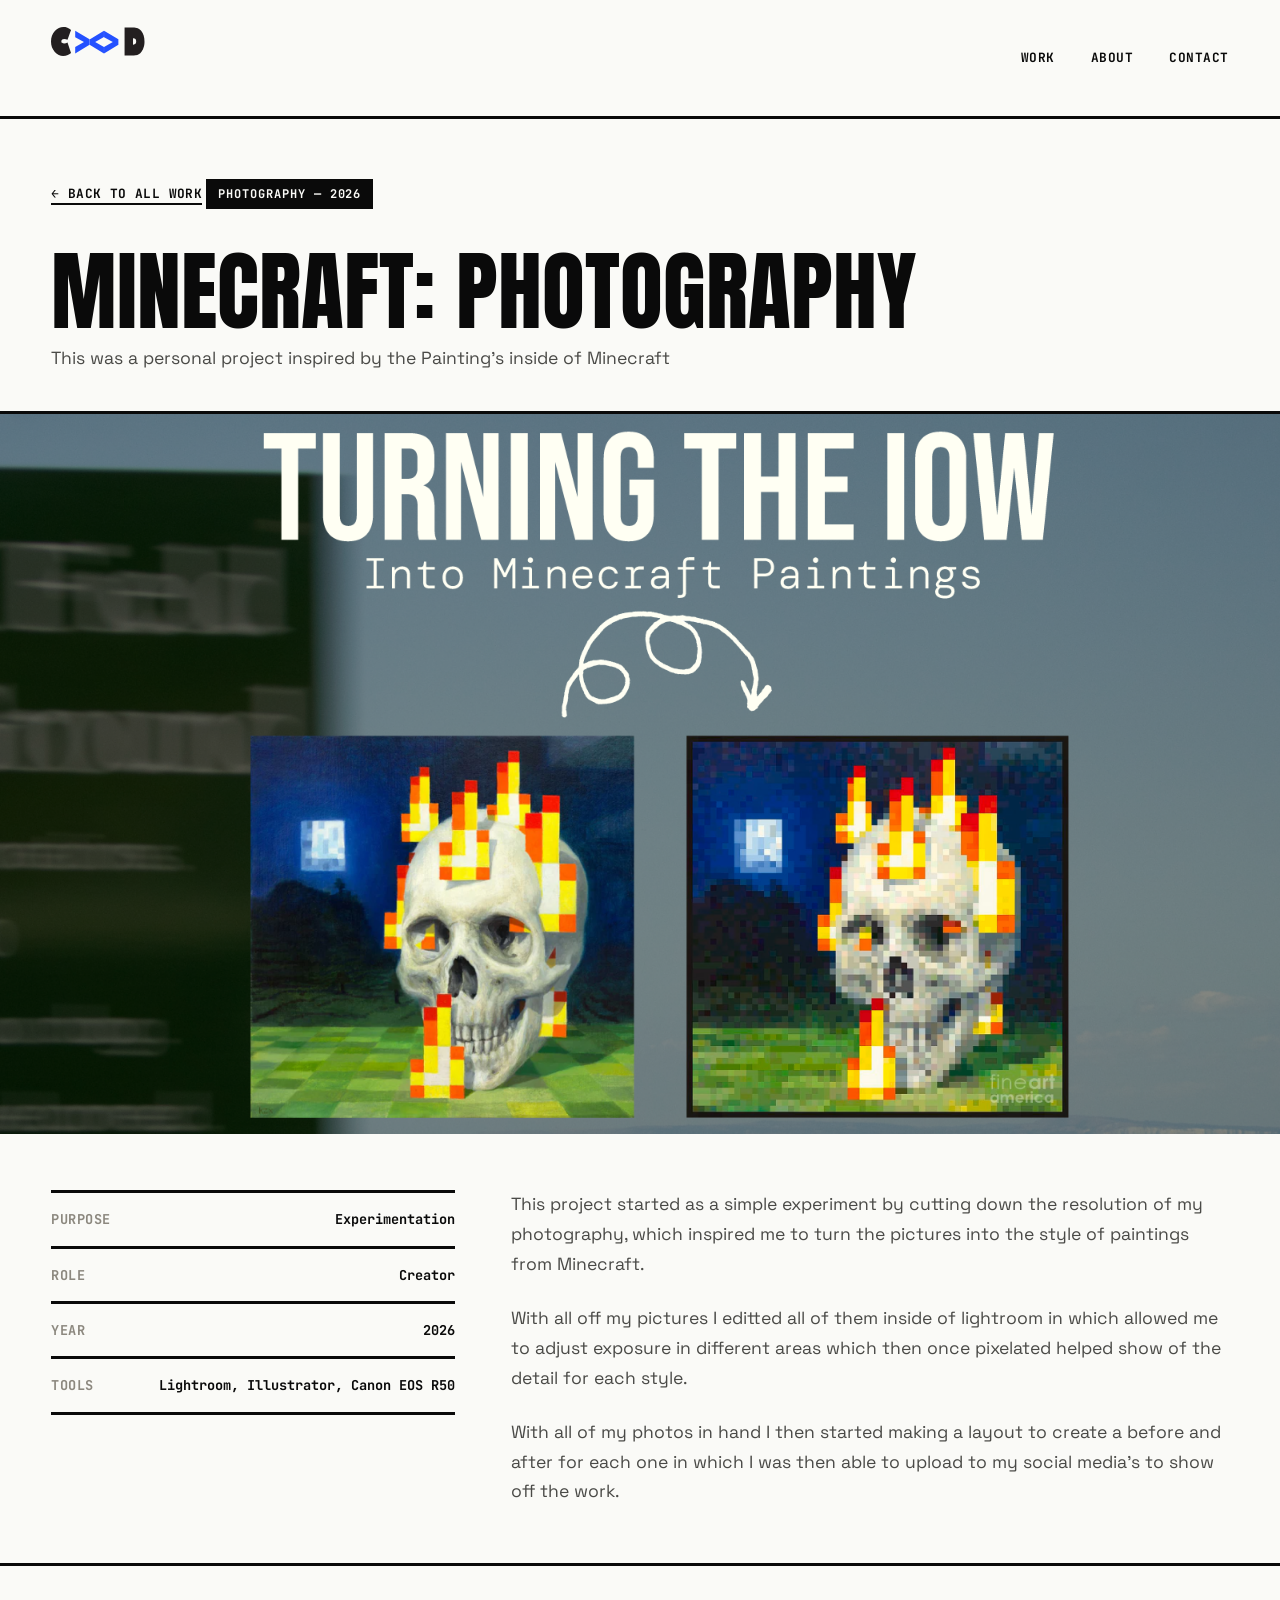
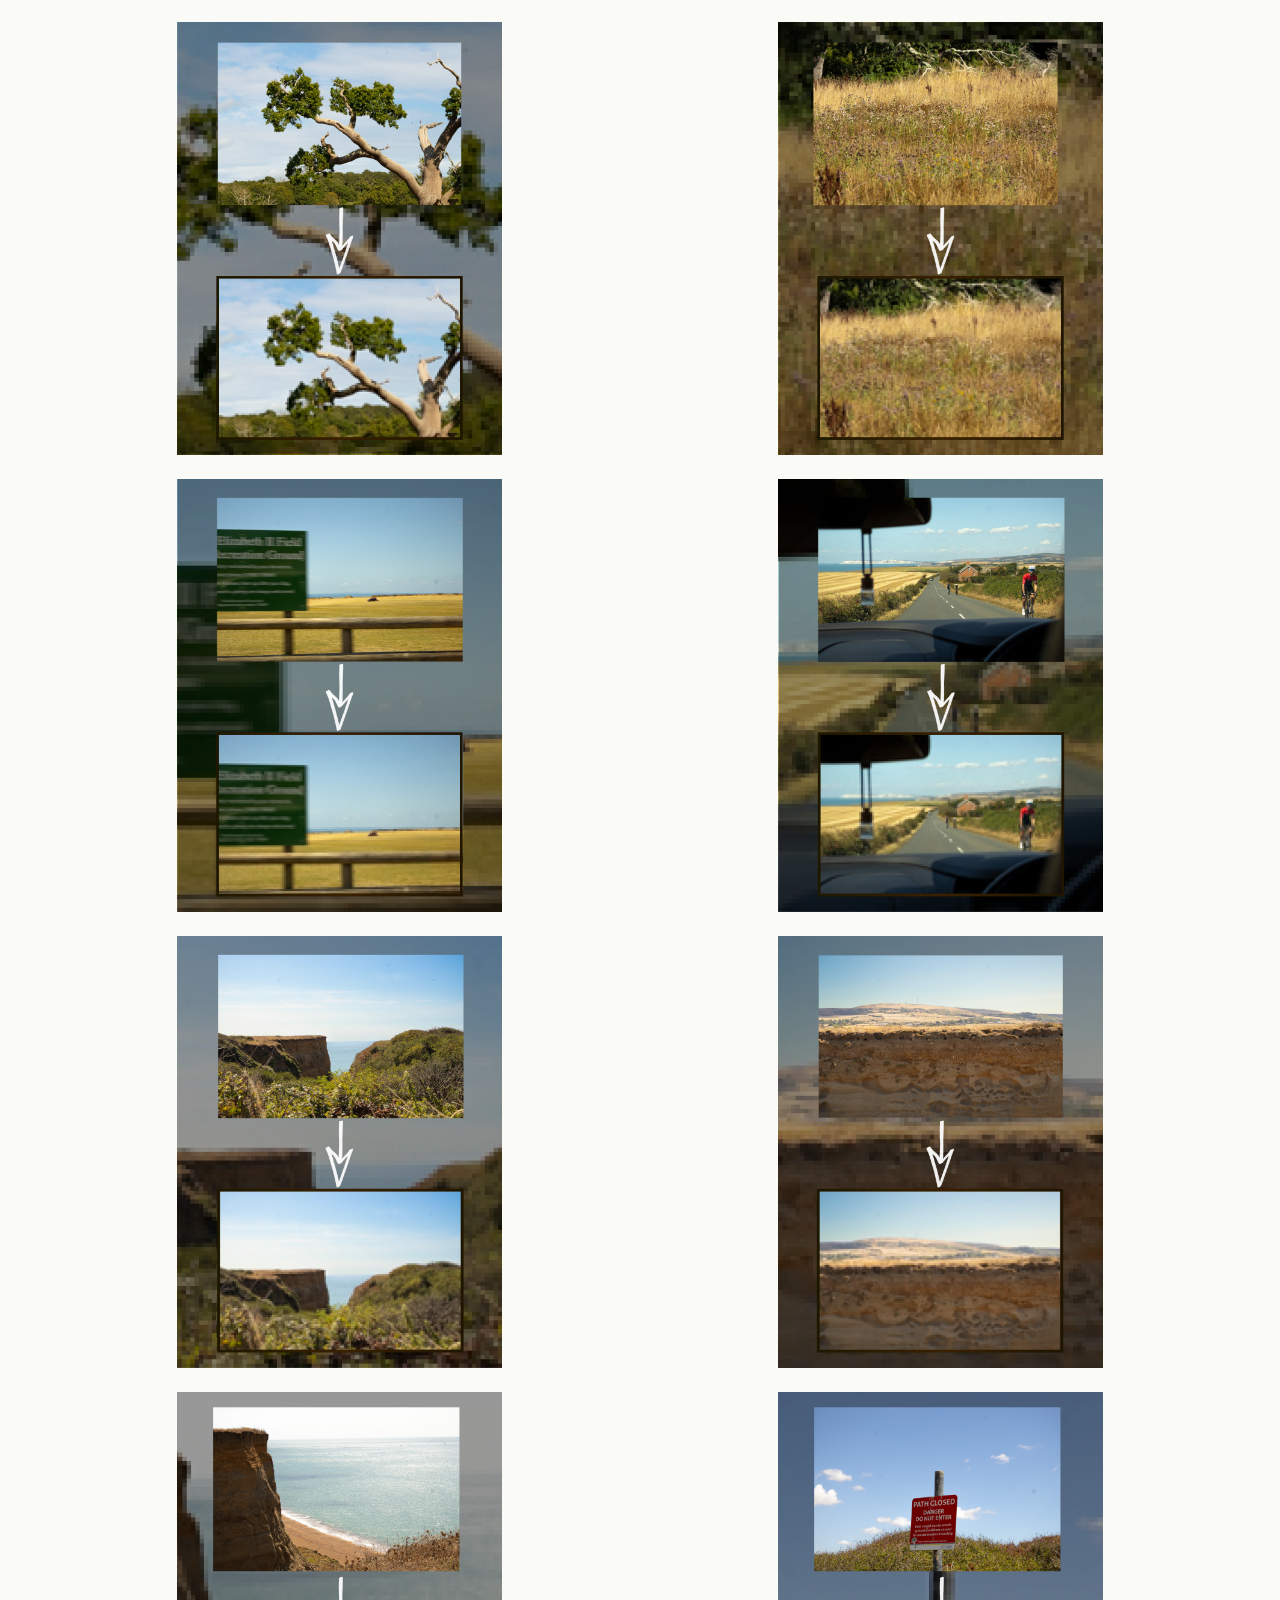
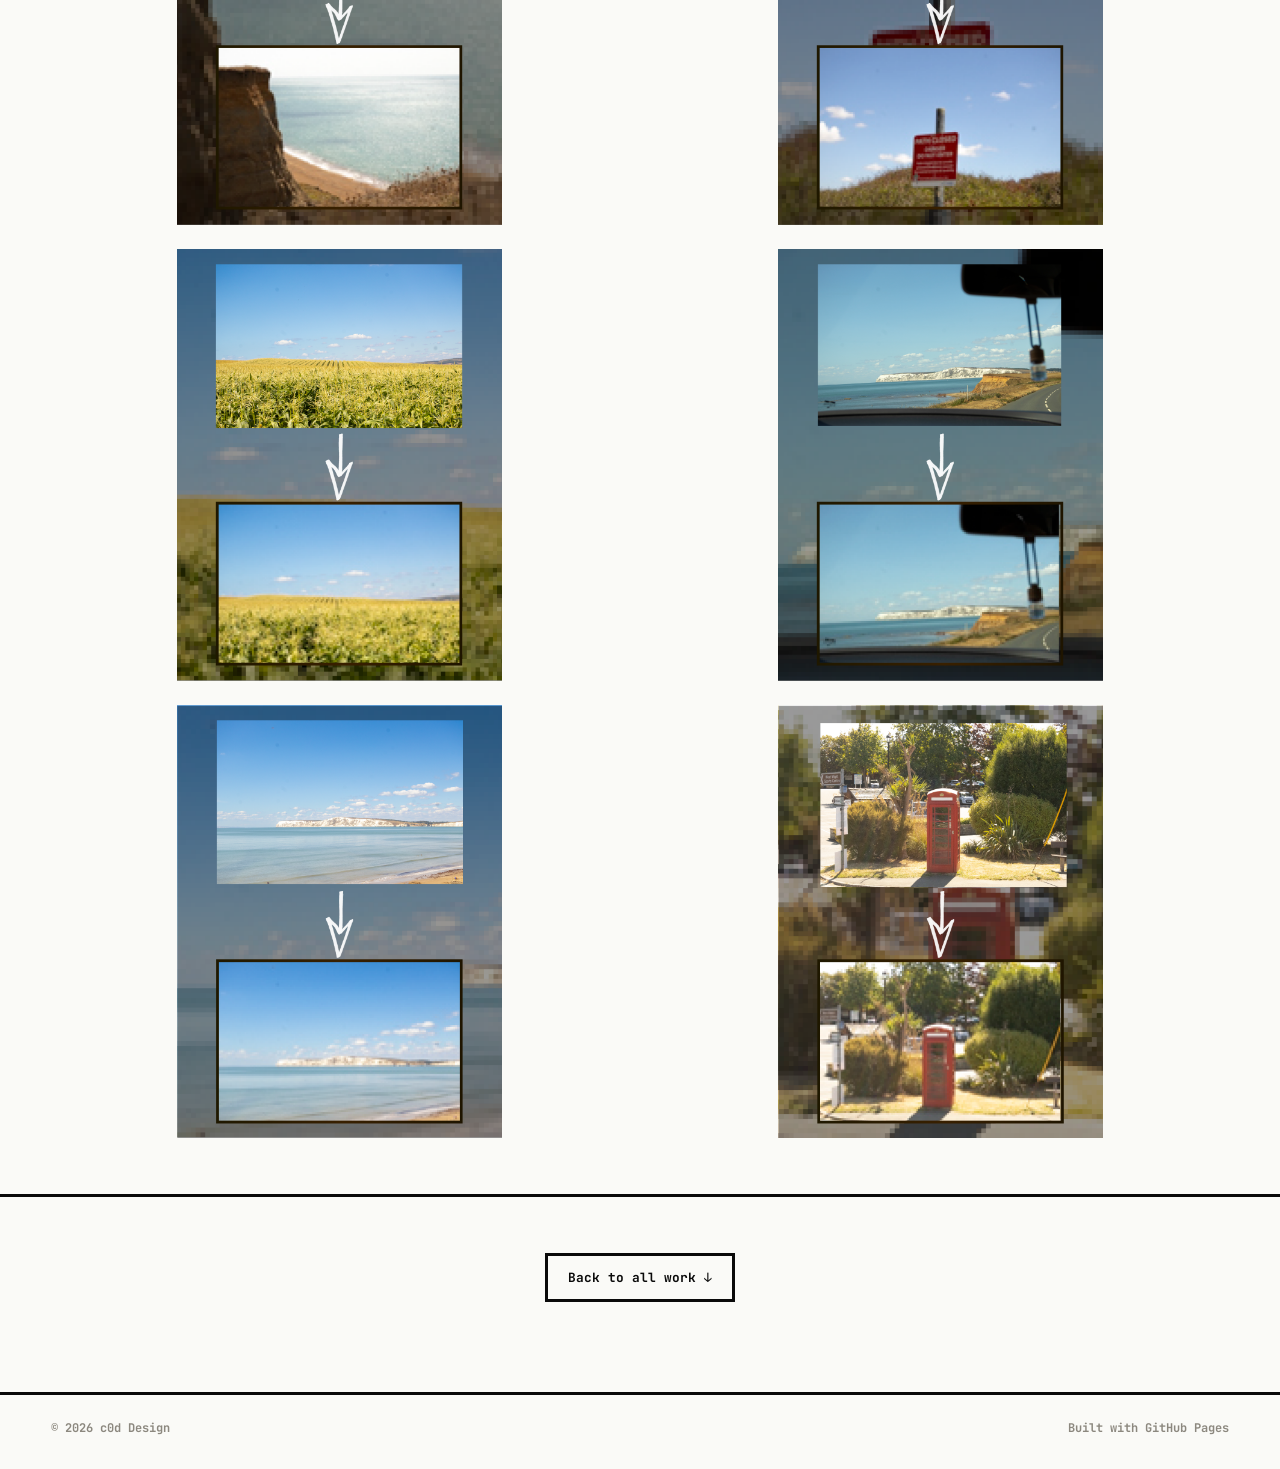
<file: mciow.html>
<!doctype html>
<html lang="en">
<head>
<meta charset="UTF-8">
<meta name="viewport" content="width=device-width, initial-scale=1.0">
<!-- EDIT: page title shown in the browser tab -->
<title>Minecraft: Photography</title>
<meta name="description" content="EDIT: one-line description of this project">

<link rel="preconnect" href="https://fonts.googleapis.com">
<link rel="preconnect" href="https://fonts.gstatic.com" crossorigin>
<link href="https://fonts.googleapis.com/css2?family=Anton&family=Space+Grotesk:wght@400;500;600;700&family=JetBrains+Mono:wght@400;500;700&display=swap" rel="stylesheet">

<link rel="stylesheet" href="style.css">
</head>
<body>

<header class="nav" id="nav">
   <img src="image/emblem1.svg" alt="c0d Design" class="nav__logo">
</a>
  <nav class="nav__links">
    <a href="work.html">Work</a>
    <a href="index.html#about">About</a>
    <a href="index.html#contact">Contact</a>
  </nav>
  <button class="nav__toggle" id="navToggle" aria-label="Open menu" aria-expanded="false">
    <span></span><span></span>
  </button>
</header>

<main>

  <!-- CASE STUDY HEADER -->
  <section class="case-header">
    <a href="work.html" class="case-back">← Back to all work</a>
    <!-- EDIT: category and year -->
    <span class="section-label">Photography — 2026</span>
    <!-- EDIT: project title -->
    <h1 class="case-title">Minecraft: Photography</h1>
    <!-- EDIT: one-sentence summary -->
    <p class="case-sub">This was a personal project inspired by the Painting's inside of Minecraft</p>
  </section>

  <!-- HERO IMAGE -->
  <section class="case-hero">
    <!-- EDIT: swap the src for your own image. Wide images (1600x900 or similar) work best. -->
    <img src="image/mc/Artboard 18.png" alt="EDIT: describe what's shown in this image">
  </section>

  <!-- DETAILS + WRITE-UP -->
  <section class="case-body">
    <ul class="case-details">
      <!-- EDIT: swap these four for whatever facts matter for this project -->
      <li><span>Purpose</span><span>Experimentation</span></li>
      <li><span>Role</span><span>Creator</span></li>
      <li><span>Year</span><span>2026</span></li>
      <li><span>Tools</span><span>Lightroom, Illustrator, Canon EOS R50</span></li>
    </ul>

    <div class="case-text">
      <!-- EDIT: replace these three paragraphs with your own write-up.
           A simple structure that works well: the brief, your process, the outcome. -->
      <p>This project started as a simple experiment by cutting down the resolution of my photography, which inspired me to turn the pictures into the style of paintings from Minecraft.</p>
      <p>With all off my pictures I editted all of them inside of lightroom in which allowed me to adjust exposure in different areas which then once pixelated helped show of the detail for each style.</p>
      <p>With all of my photos in hand I then started making a layout to create a before and after for each one in which I was then able to upload to my social media's to show off the work.</p>
    </div>
  </section>

  <!-- ADDITIONAL IMAGES — delete this section if you only have one hero image -->
  <section class="case-gallery">
    <!-- EDIT: add, remove, or replace these <img> tags for extra project shots -->
    <img src="image/mc/Artboard 2.png" alt="EDIT: describe this image">
    <img src="image/mc/Artboard 3.png" alt="EDIT: describe this image">
    <img src="image/mc/Artboard 4.png" alt="EDIT: describe this image">
    <img src="image/mc/Artboard 5.png" alt="EDIT: describe this image">
    <img src="image/mc/Artboard 6.png" alt="EDIT: describe this image">
    <img src="image/mc/Artboard 7.png" alt="EDIT: describe this image">
    <img src="image/mc/Artboard 8.png" alt="EDIT: describe this image">
    <img src="image/mc/Artboard 9.png" alt="EDIT: describe this image">
    <img src="image/mc/Artboard 10.png" alt="EDIT: describe this image">
    <img src="image/mc/Artboard 11.png" alt="EDIT: describe this image">
    <img src="image/mc/Artboard 12.png" alt="EDIT: describe this image">
    <img src="image/mc/Artboard 13.png" alt="EDIT: describe this image">
  </section>

  <!-- BACK TO WORK -->
  <section class="case-next">
    <a href="work.html" class="hero__scroll">Back to all work ↓</a>
  </section>

</main>

<footer class="footer">
  <span id="footerName"></span>
  <span>Built with GitHub Pages</span>
</footer>

<script src="script.js"></script>
</body>
</html>
</file>
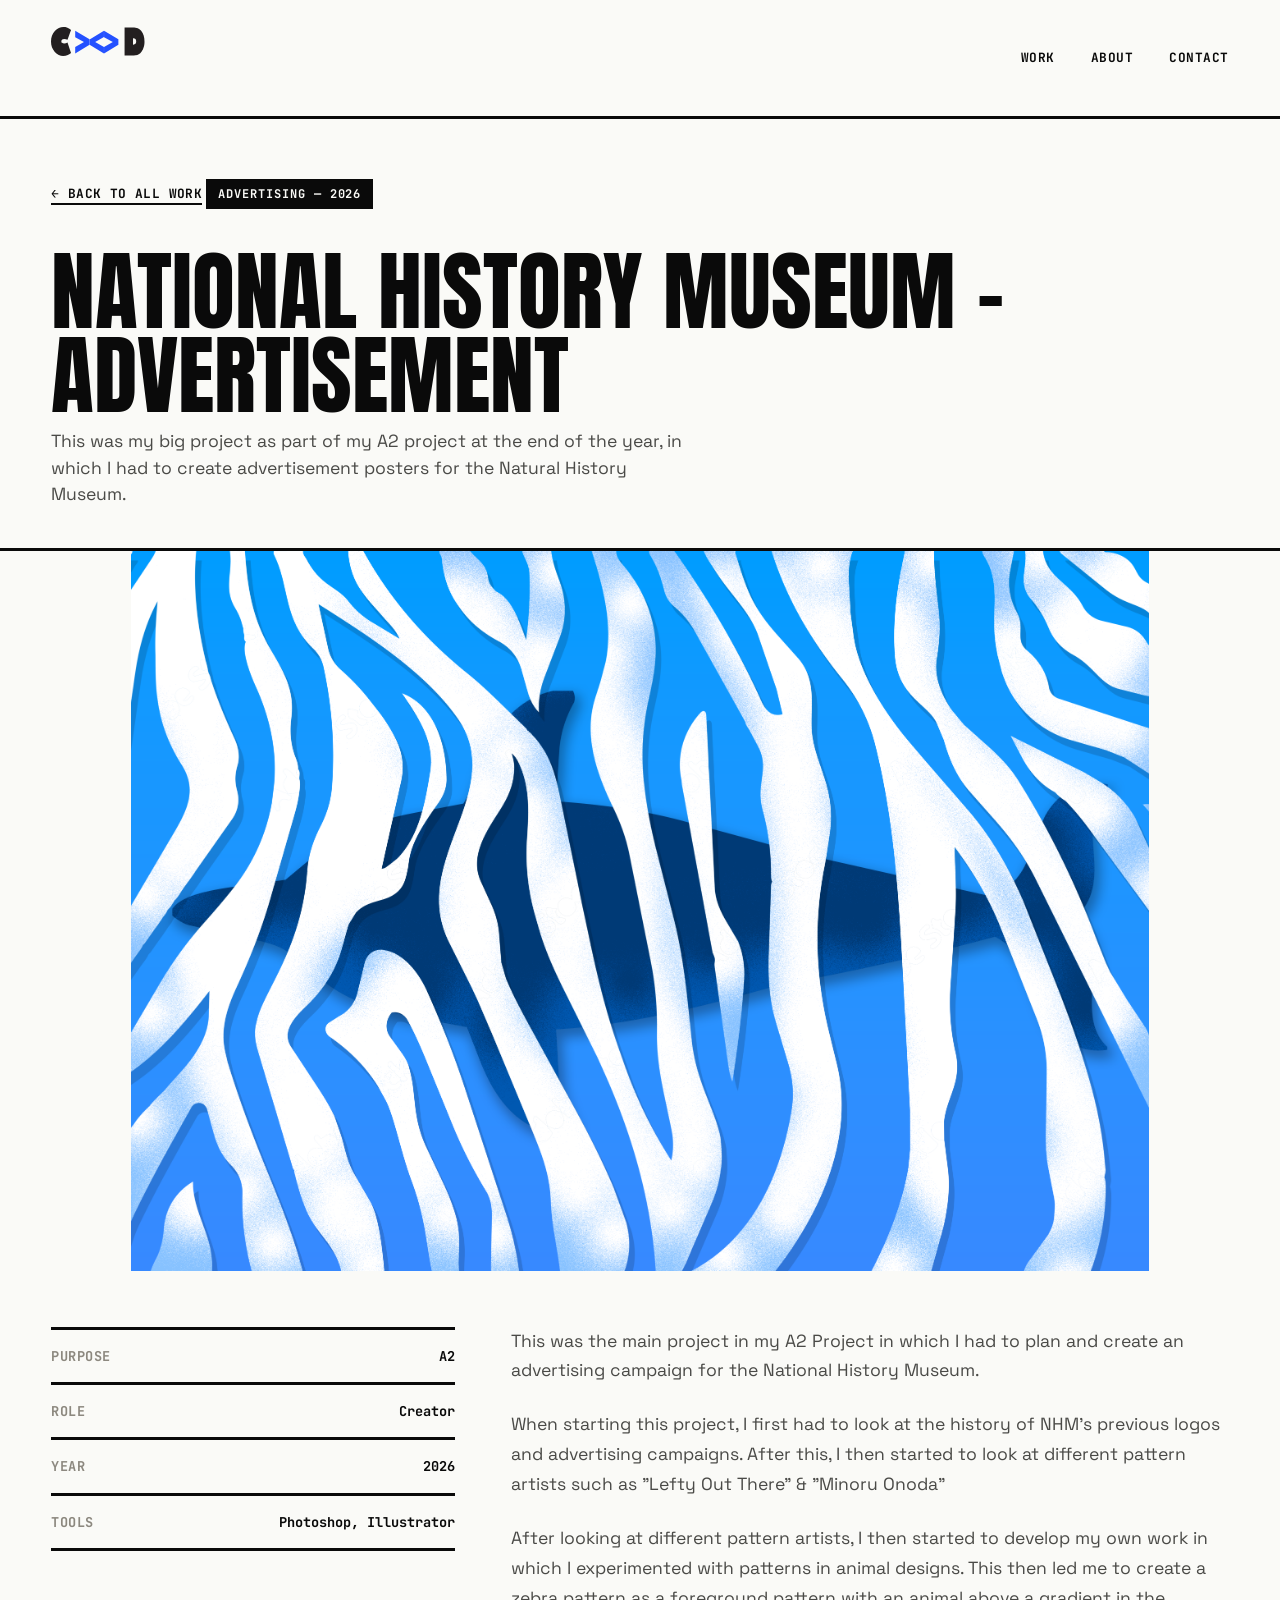
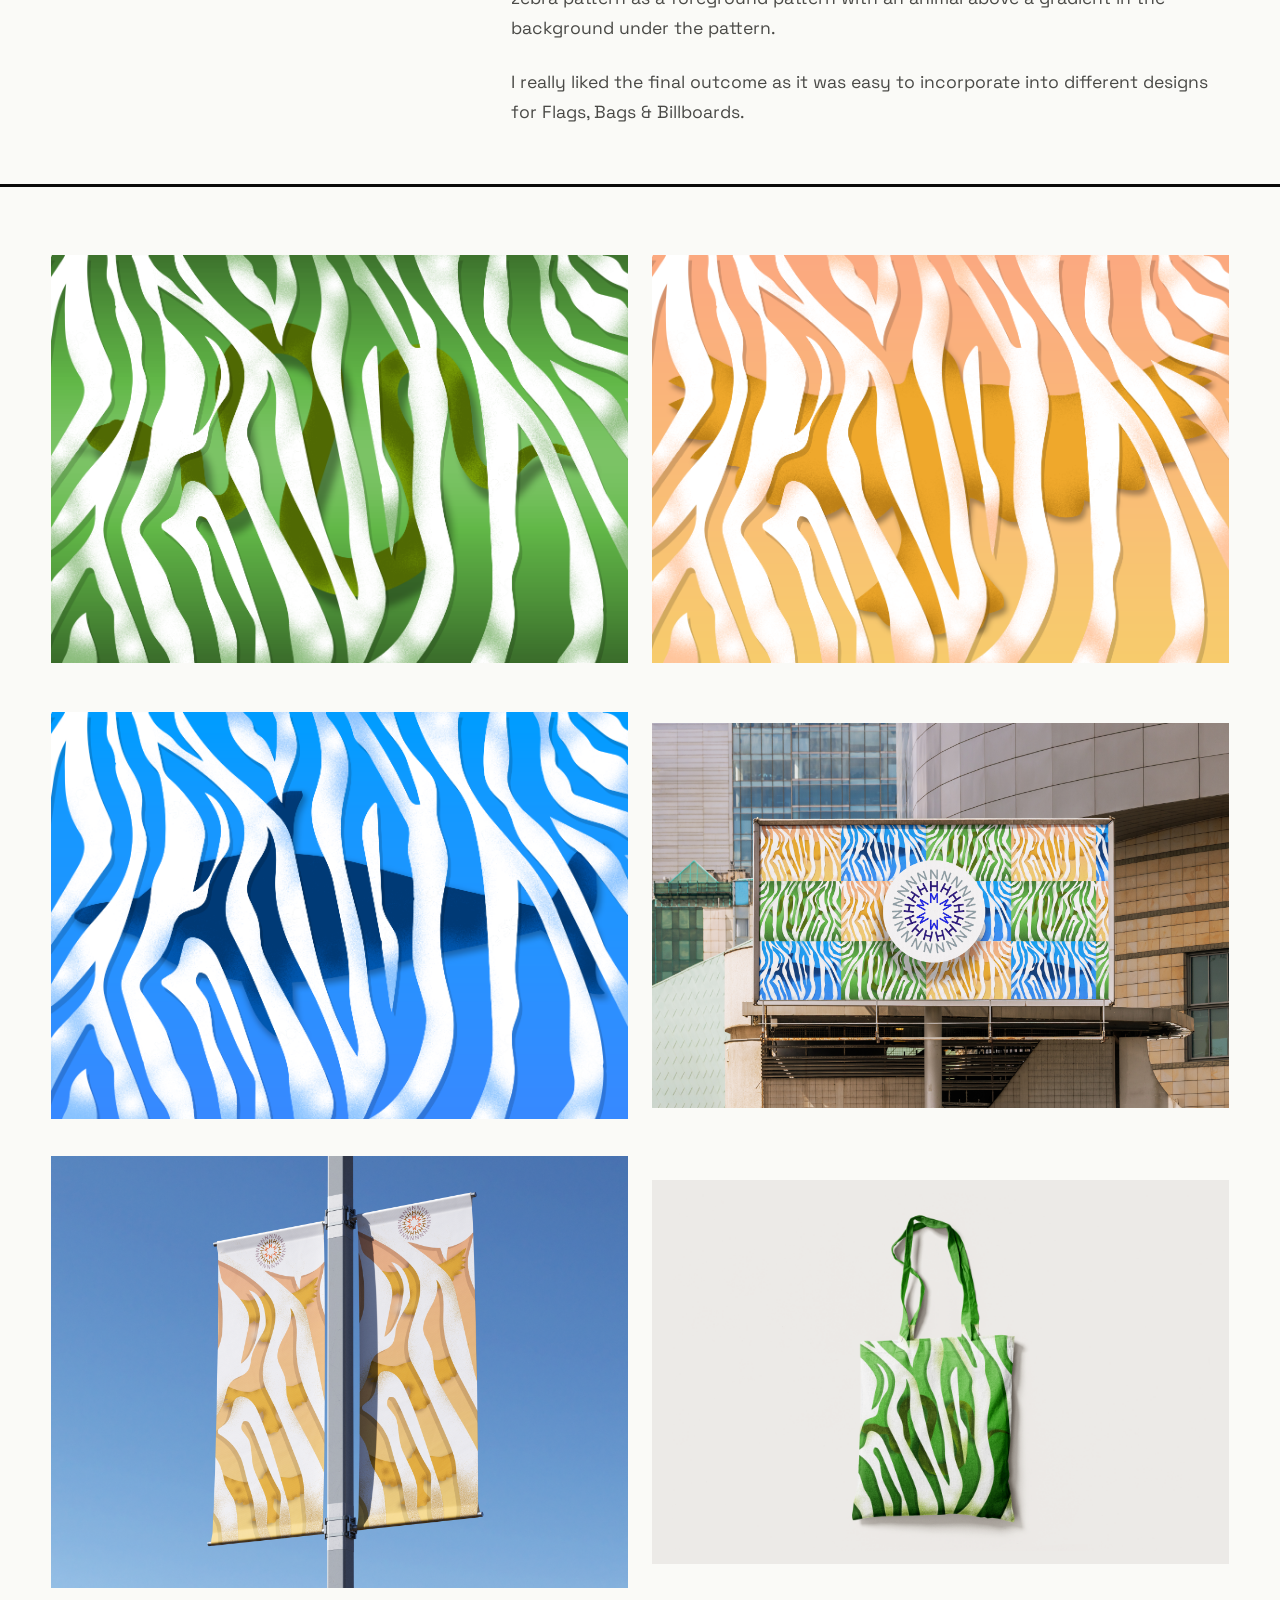
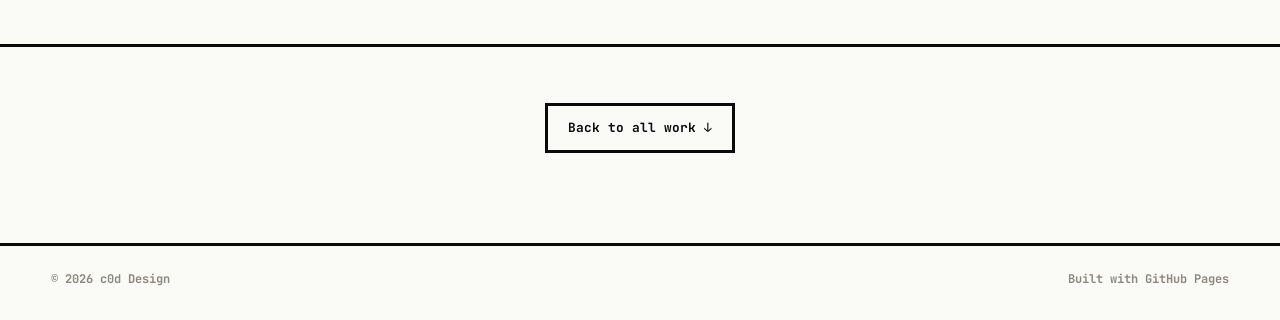
<file: nhm.html>
<!doctype html>
<html lang="en">
<head>
<meta charset="UTF-8">
<meta name="viewport" content="width=device-width, initial-scale=1.0">
<!-- EDIT: page title shown in the browser tab -->
<title>National History Museum - Advertisement</title>
<meta name="description" content="EDIT: one-line description of this project">

<link rel="preconnect" href="https://fonts.googleapis.com">
<link rel="preconnect" href="https://fonts.gstatic.com" crossorigin>
<link href="https://fonts.googleapis.com/css2?family=Anton&family=Space+Grotesk:wght@400;500;600;700&family=JetBrains+Mono:wght@400;500;700&display=swap" rel="stylesheet">

<link rel="stylesheet" href="style.css">
</head>
<body>

<header class="nav" id="nav">
   <img src="image/emblem1.svg" alt="c0d Design" class="nav__logo">
</a>
  <nav class="nav__links">
    <a href="work.html">Work</a>
    <a href="index.html#about">About</a>
    <a href="index.html#contact">Contact</a>
  </nav>
  <button class="nav__toggle" id="navToggle" aria-label="Open menu" aria-expanded="false">
    <span></span><span></span>
  </button>
</header>

<main>

  <!-- CASE STUDY HEADER -->
  <section class="case-header">
    <a href="work.html" class="case-back">← Back to all work</a>
    <!-- EDIT: category and year -->
    <span class="section-label">Advertising — 2026</span>
    <!-- EDIT: project title -->
    <h1 class="case-title">National History Museum - Advertisement</h1>
    <!-- EDIT: one-sentence summary -->
    <p class="case-sub">This was my big project as part of my A2 project at the end of the year, in which I had to create advertisement posters for the Natural History Museum.</p>
  </section>

  <!-- HERO IMAGE -->
  <section class="case-hero">
    <!-- EDIT: swap the src for your own image. Wide images (1600x900 or similar) work best. -->
    <img src="image/nhm/Final_Ocean.png" alt="EDIT: describe what's shown in this image">
  </section>

  <!-- DETAILS + WRITE-UP -->
  <section class="case-body">
    <ul class="case-details">
      <!-- EDIT: swap these four for whatever facts matter for this project -->
      <li><span>Purpose</span><span>A2</span></li>
      <li><span>Role</span><span>Creator</span></li>
      <li><span>Year</span><span>2026</span></li>
      <li><span>Tools</span><span>Photoshop, Illustrator</span></li>
    </ul>

    <div class="case-text">
      <!-- EDIT: replace these three paragraphs with your own write-up.
           A simple structure that works well: the brief, your process, the outcome. -->
      <p>This was the main project in my A2 Project in which I had to plan and create an advertising campaign for the National History Museum.</p>
      <p>When starting this project, I first had to look at the history of NHM's previous logos and advertising campaigns. After this, I then started to look at different pattern artists such as "Lefty Out There" & "Minoru Onoda"</p>
      <p>After looking at different pattern artists, I then started to develop my own work in which I experimented with patterns in animal designs. This then led me to create a zebra pattern as a foreground pattern with an animal above a gradient in the background under the pattern.</p>
      <p>I really liked the final outcome as it was easy to incorporate into different designs for Flags, Bags & Billboards.</p>
    </div>
  </section>

  <!-- ADDITIONAL IMAGES — delete this section if you only have one hero image -->
  <section class="case-gallery">
    <!-- EDIT: add, remove, or replace these <img> tags for extra project shots -->
    <img src="image/nhm/Finale_Land.png" alt="EDIT: describe this image">
    <img src="image/nhm/Finale_Sky.png" alt="EDIT: describe this image">
    <img src="image/nhm/Final_Ocean.png" alt="EDIT: describe this image">
    <img src="image/nhm/BillboardMockup.jpg" alt="EDIT: describe this image">
    <img src="image/nhm/FlagSKY.png" alt="EDIT: describe this image">
    <img src="image/nhm/Tote_Land.png" alt="EDIT: describe this image">
  </section>

  <!-- BACK TO WORK -->
  <section class="case-next">
    <a href="work.html" class="hero__scroll">Back to all work ↓</a>
  </section>

</main>

<footer class="footer">
  <span id="footerName"></span>
  <span>Built with GitHub Pages</span>
</footer>

<script src="script.js"></script>
</body>
</html>
</file>
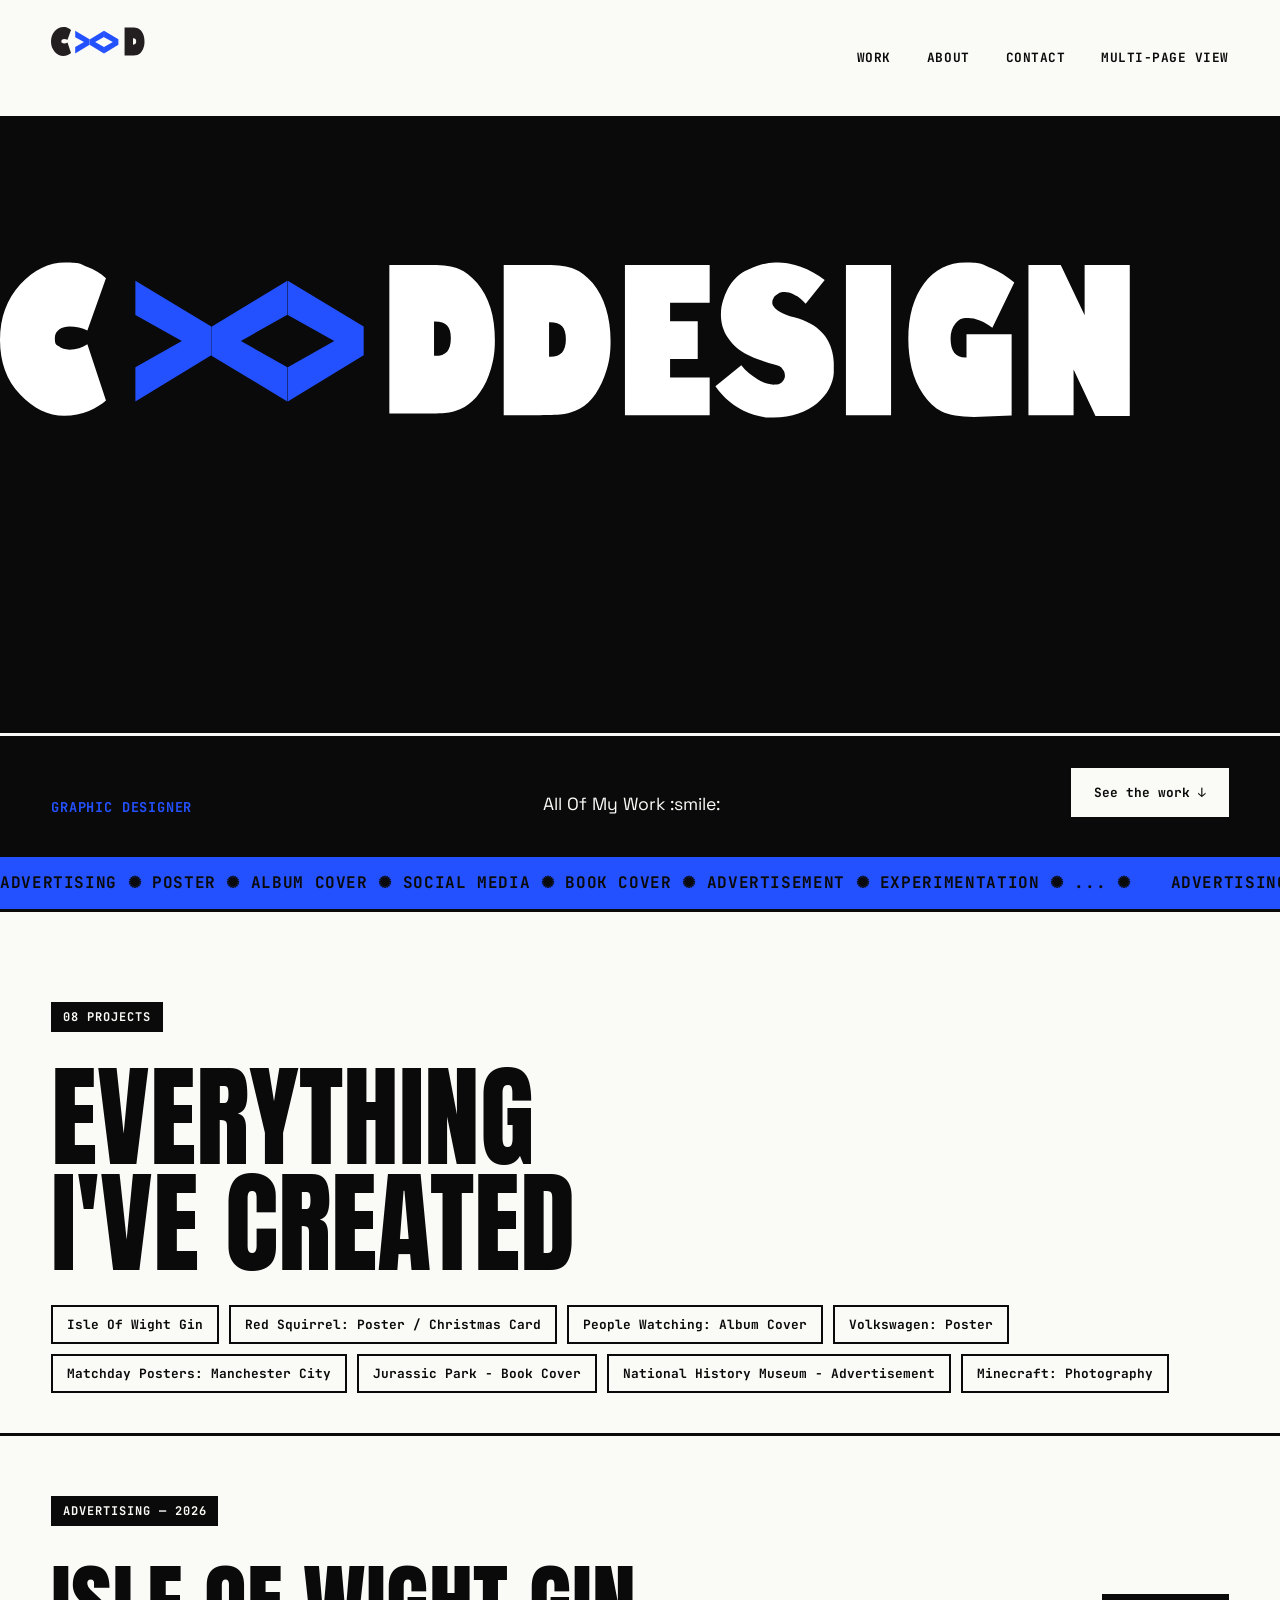
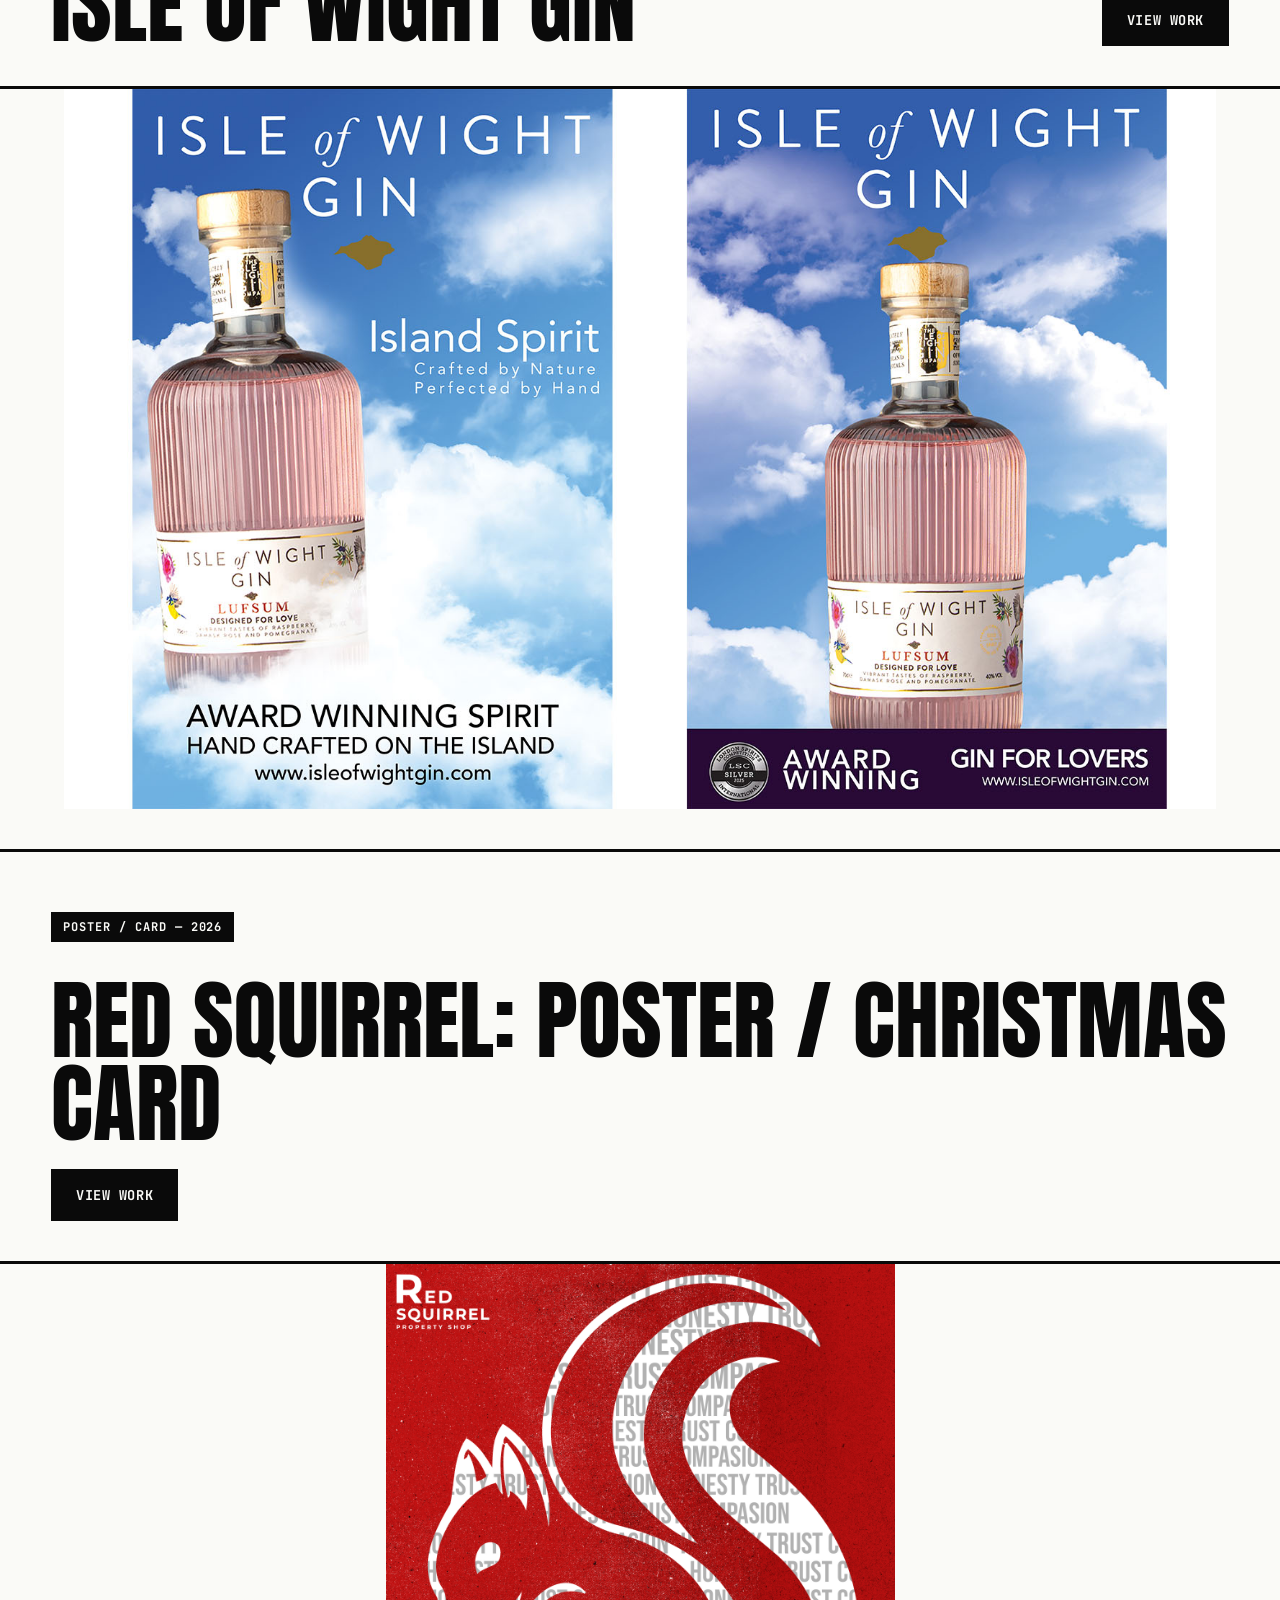
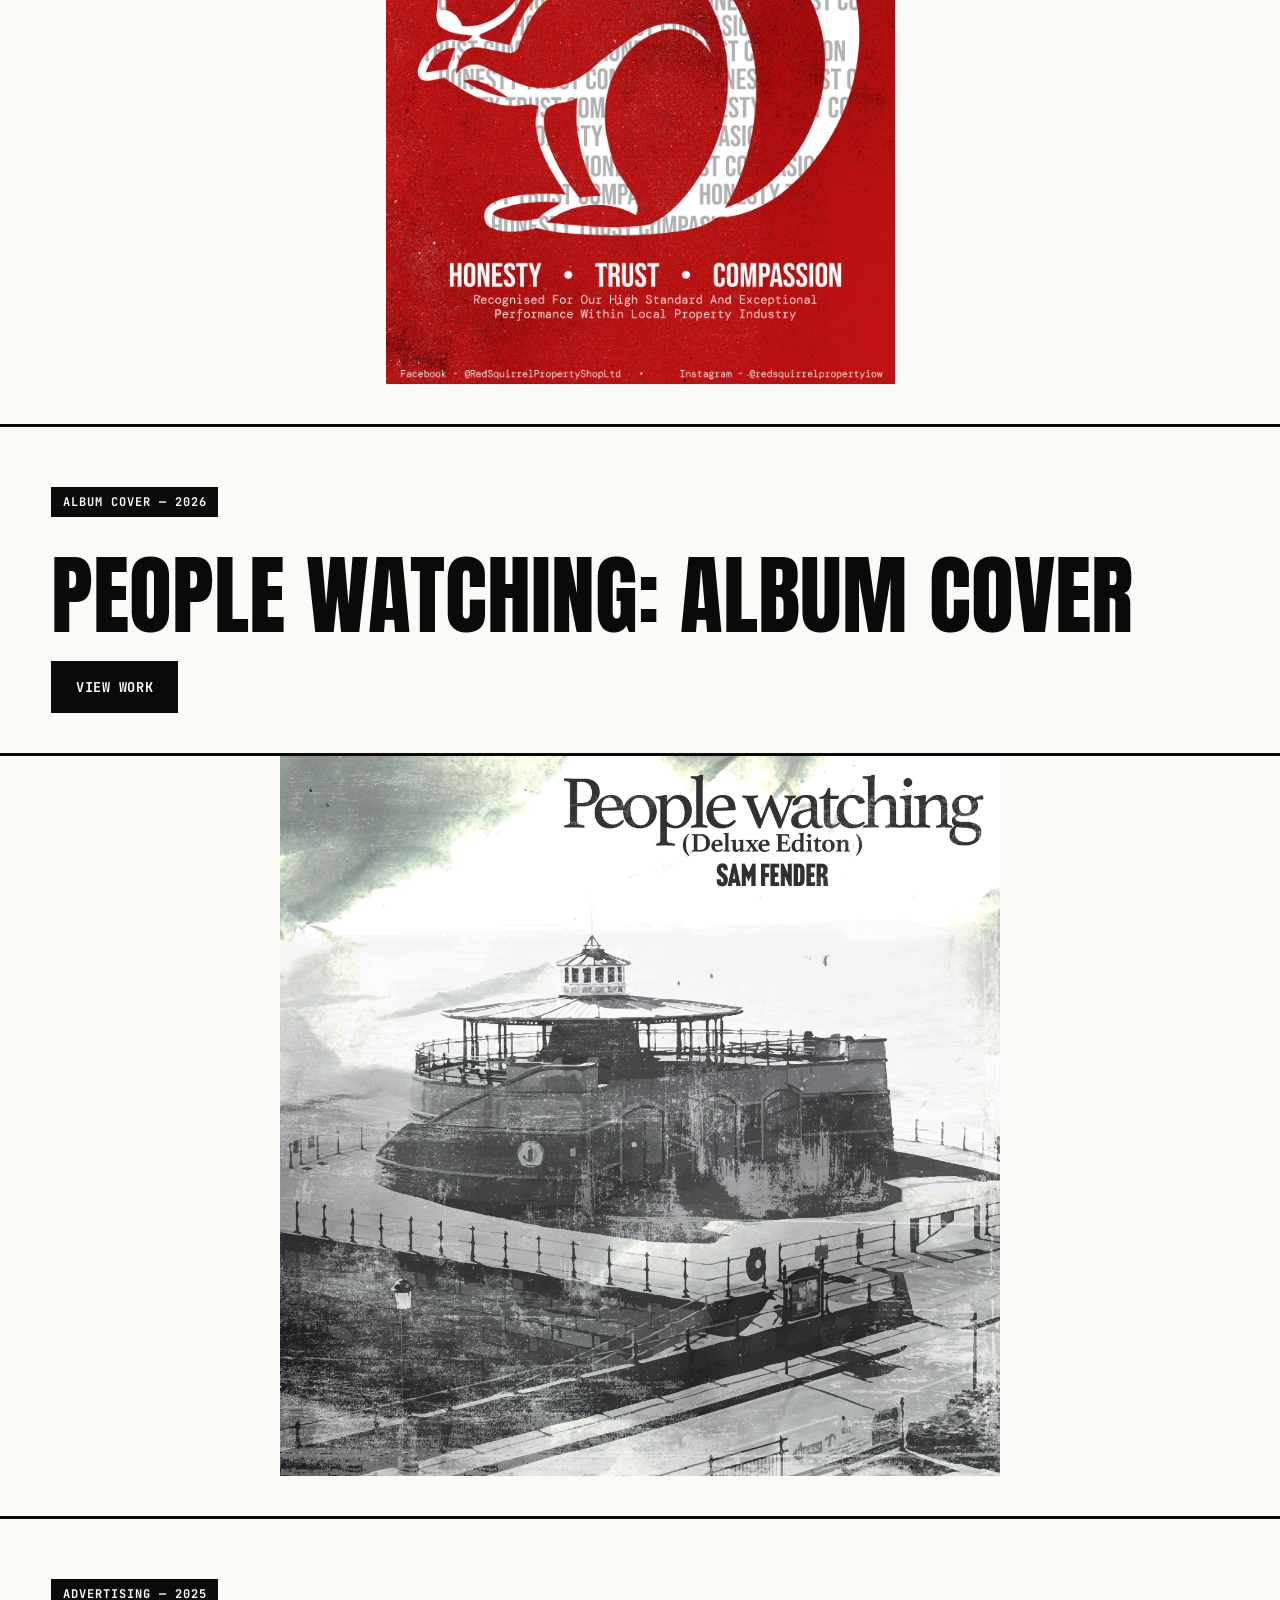
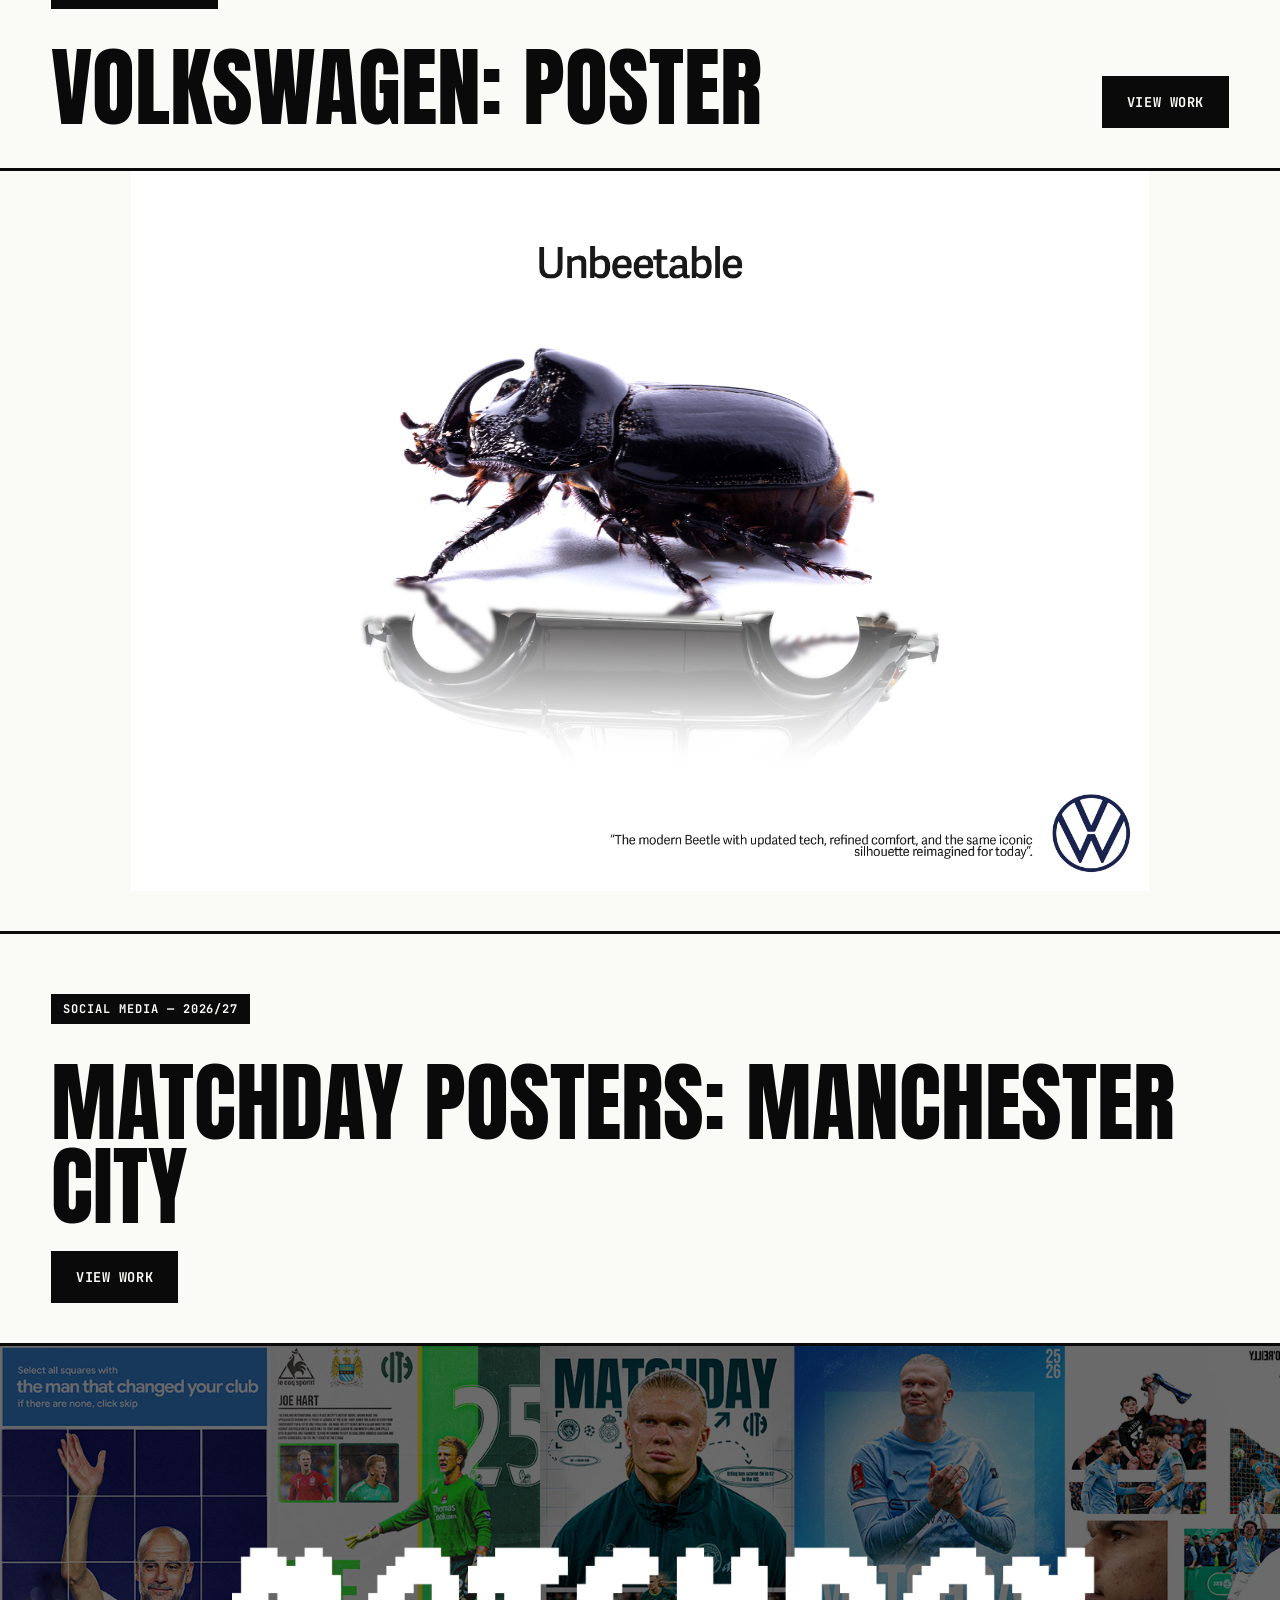
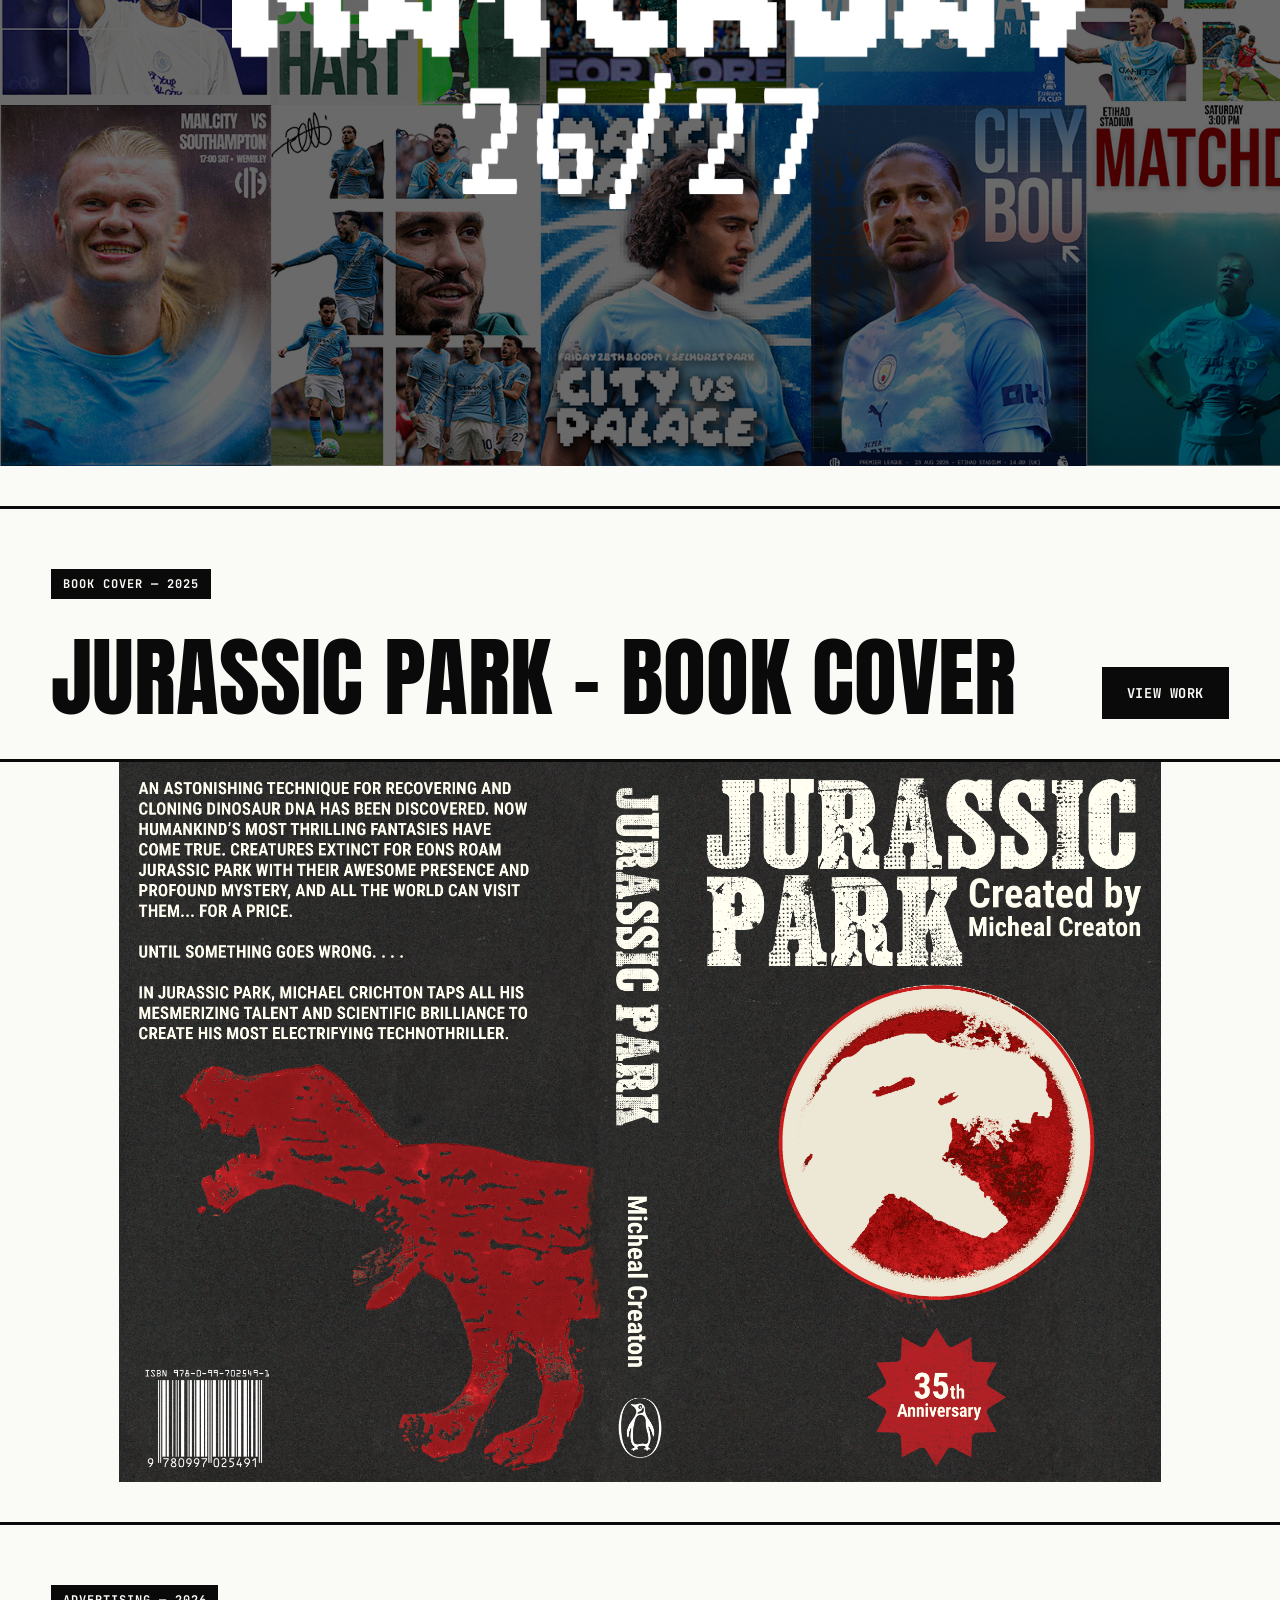
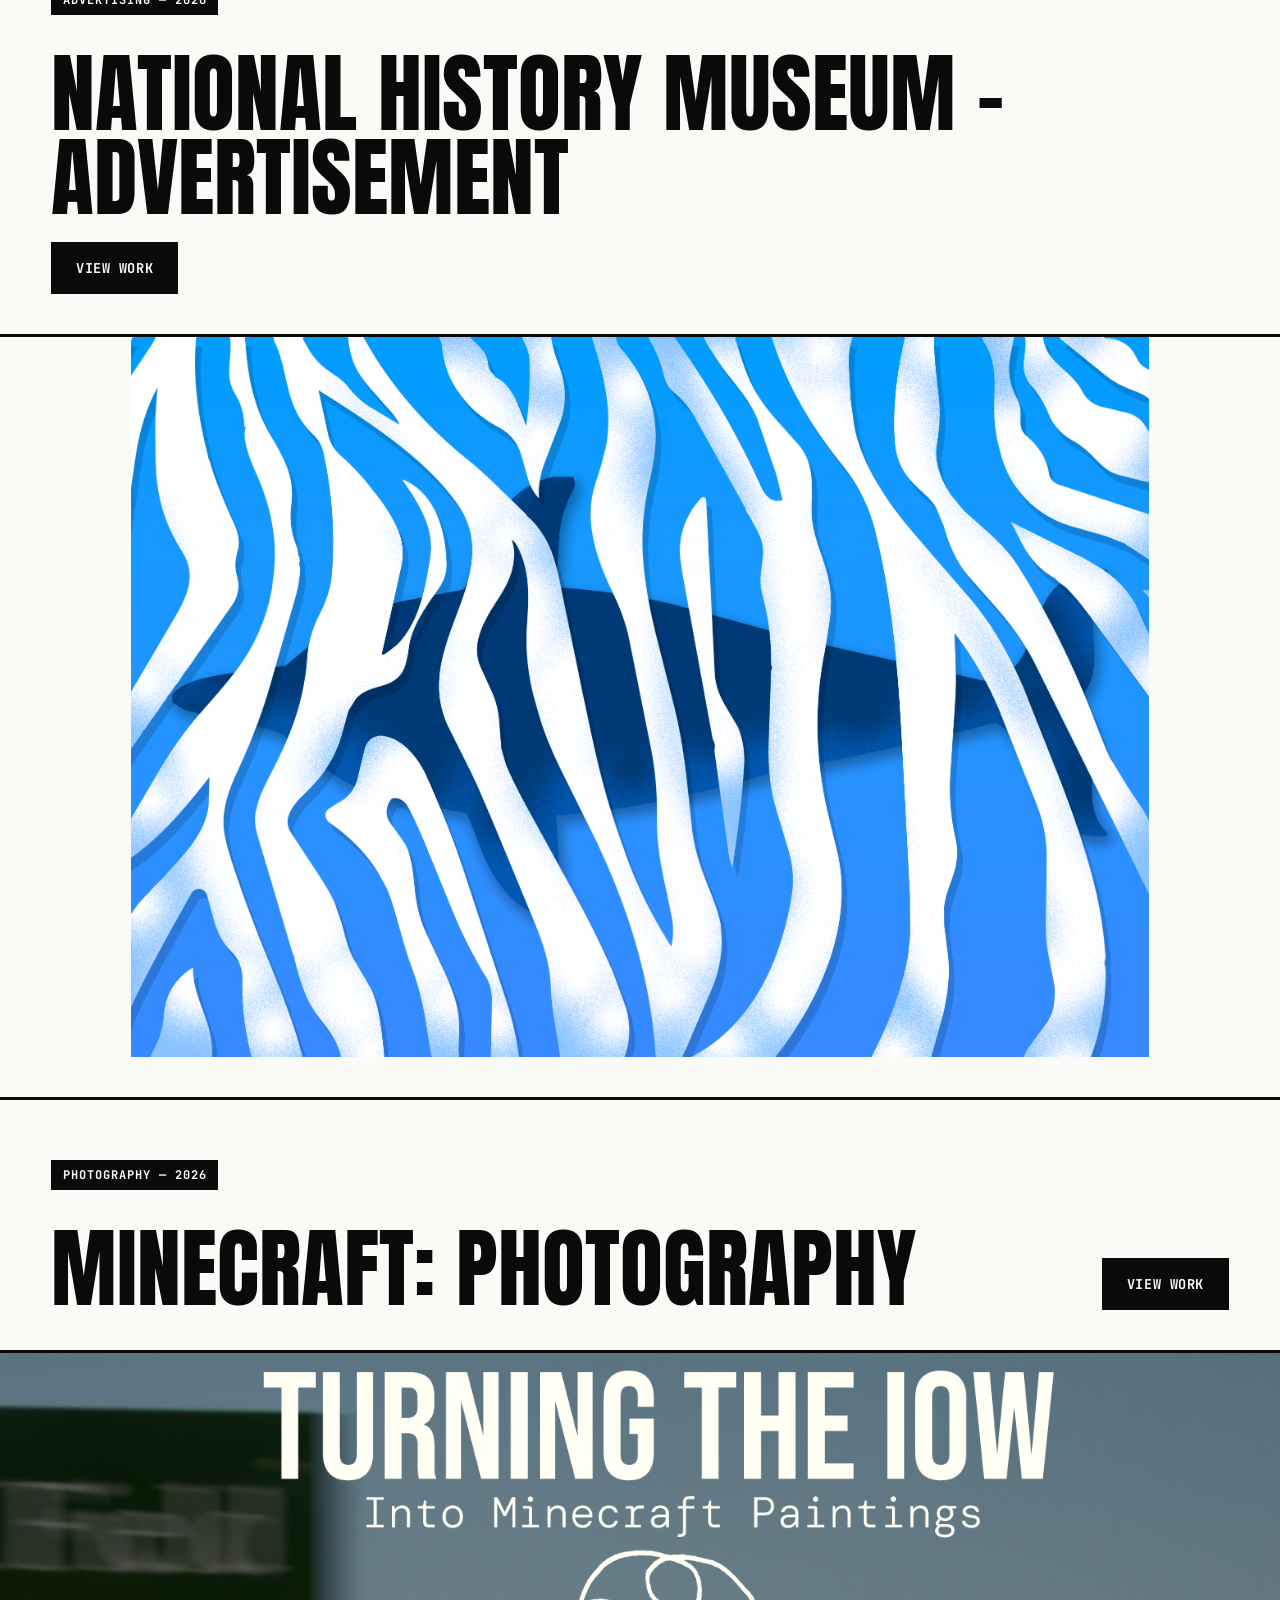
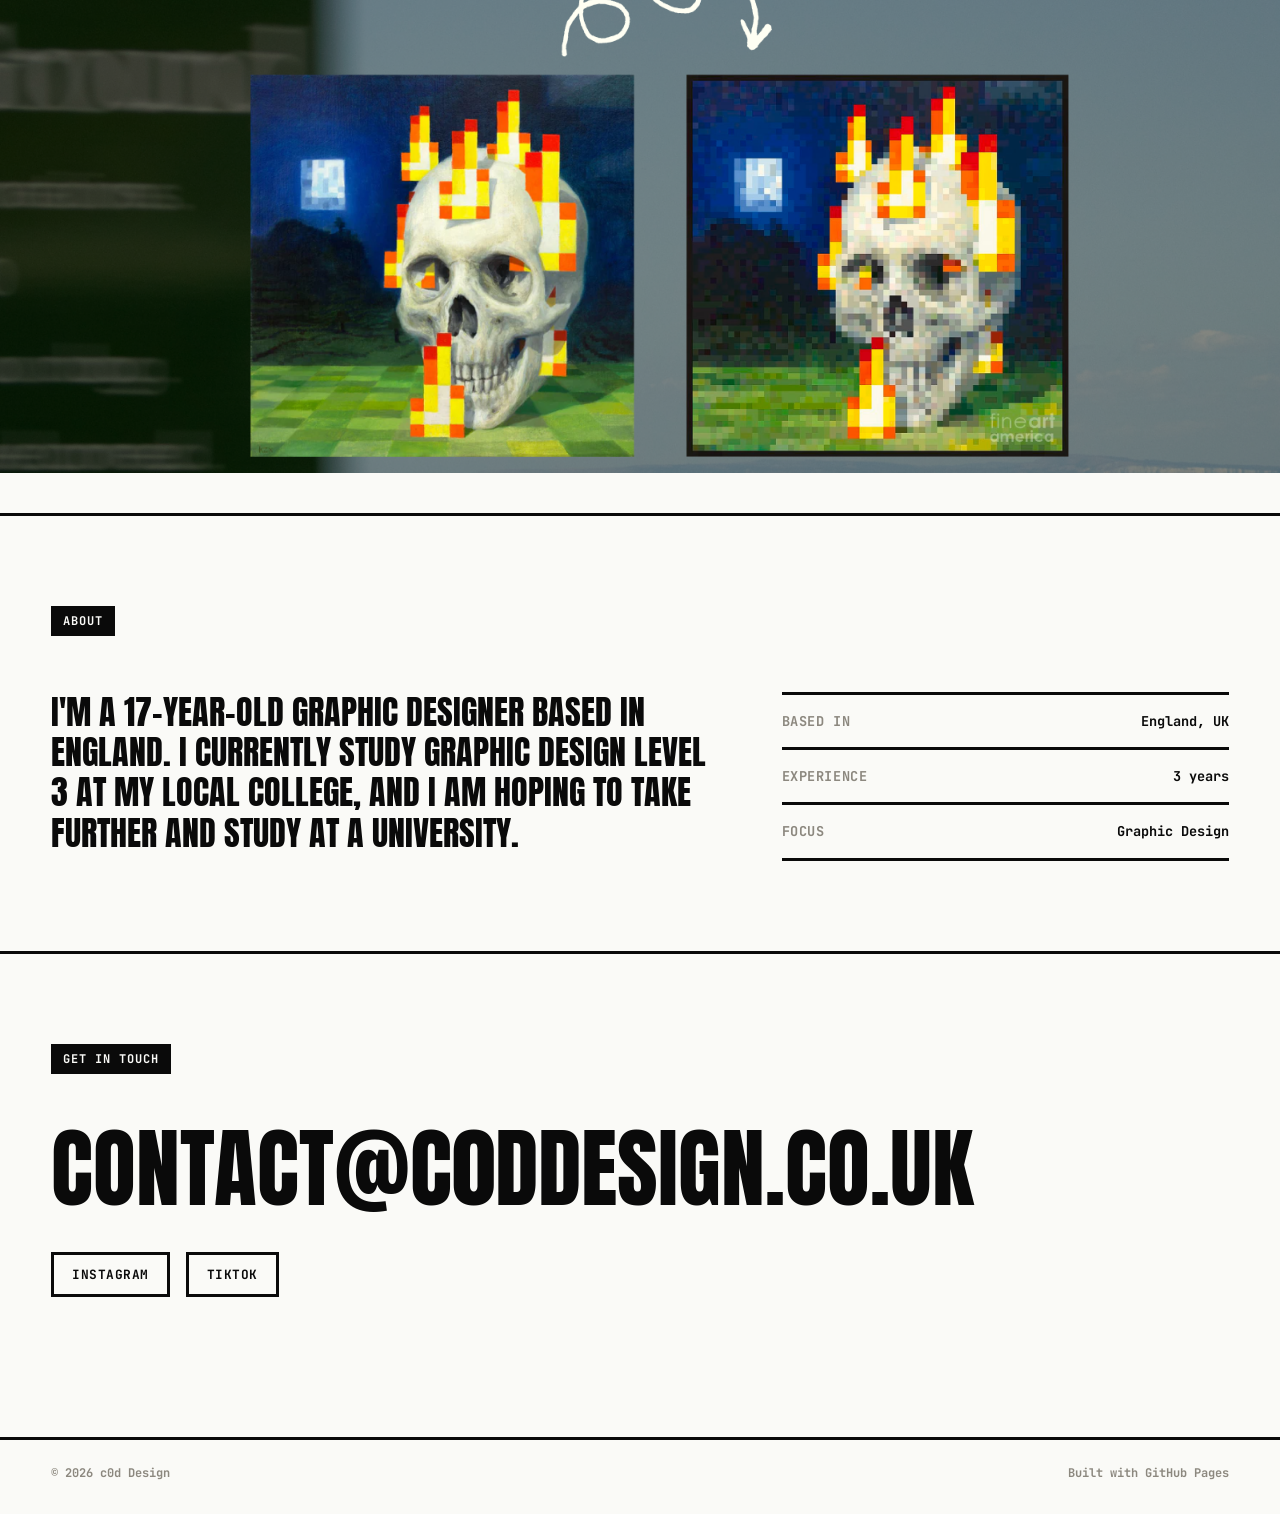
<file: onepage.html>
<!doctype html>
<html lang="en">
<head>
<meta charset="UTF-8">
<meta name="viewport" content="width=device-width, initial-scale=1.0">
<title>c0d Design — Graphic Designer</title>
<meta name="description" content="Graphic design portfolio: all projects on one page.">
<link rel="preconnect" href="https://fonts.googleapis.com">
<link rel="preconnect" href="https://fonts.gstatic.com" crossorigin>
<link href="https://fonts.googleapis.com/css2?family=Anton&family=Space+Grotesk:wght@400;500;600;700&family=JetBrains+Mono:wght@400;500;700&display=swap" rel="stylesheet">
<link rel="stylesheet" href="style.css">
<style>
  /* One-page additions */
  html { scroll-padding-top: 110px; }
  .project-section { border-top: 3px solid var(--ink); padding-bottom: 40px; }
  .work-intro { padding: 90px var(--pad) 40px; max-width: var(--max-w); margin: 0 auto; }
  .work-intro h2 { font-family: var(--font-display); font-weight: 400; font-size: clamp(3rem, 9vw, 7rem); line-height: .95; text-transform: uppercase; margin: 12px 0 28px; }
  .project-jump { display: flex; flex-wrap: wrap; gap: 10px; }
  .project-jump a { font-family: var(--font-mono); font-size: .8rem; font-weight: 700; text-decoration: none; border: 2px solid var(--ink); padding: 8px 14px; }
  .project-jump a:hover { background: var(--ink); color: var(--paper); }
  /* Collapsible projects */
  .project-bar { display: flex; justify-content: space-between; align-items: flex-end; gap: 24px; flex-wrap: wrap; }
  .project-bar .case-title { margin-bottom: 0; }
  .project-toggle { font-family: var(--font-mono); font-weight: 700; font-size: .85rem; text-transform: uppercase; letter-spacing: .04em; background: var(--ink); color: var(--paper); border: 3px solid var(--ink); padding: 14px 22px; cursor: pointer; }
  .project-toggle:hover { background: var(--accent); border-color: var(--accent); }
  .project-toggle[aria-expanded="true"] { background: var(--paper); color: var(--ink); }
  .project-toggle[aria-expanded="true"]:hover { background: var(--ink); border-color: var(--ink); color: var(--paper); }
  .project-section .case-hero { cursor: pointer; }
  .project-sub-wrap { max-width: var(--max-w); margin: 0 auto; padding: 40px var(--pad) 0; }
  .project-panel[hidden] { display: none; }
  .work-loading { padding: 40px var(--pad); font-family: var(--font-mono); }
</style>
<style>
  .nav__links a.nav__switch { border: 2px solid var(--ink); padding: 6px 12px; }
  .nav__links a.nav__switch::after { display: none; }
  .nav__links a.nav__switch:hover { background: var(--ink); color: var(--paper); }
</style>
</head>
<body>

<header class="nav" id="nav">
  <a href="#top" class="nav__mark"><img src="image/logo/emblem1.svg" alt="c0d Design" class="nav__logo"></a>
  <nav class="nav__links">
    <a href="#work">Work</a>
    <a href="#about">About</a>
    <a href="#contact">Contact</a>
    <a href="index.html">Multi-page view</a>
  </nav>
  <button class="nav__toggle" id="navToggle" aria-label="Open menu" aria-expanded="false"><span></span><span></span></button>
</header>

<main>
  <section class="hero" id="top">
    <div class="hero__marquee" aria-hidden="true"><div class="hero__marquee-track" id="heroMarqueeTrack"></div></div>
    <div class="hero__foot">
      <p class="hero__role" id="heroRole"></p>
      <p class="hero__tagline" id="heroTagline"></p>
      <a href="#work" class="hero__scroll">See the work ↓</a>
    </div>
  </section>

  <div class="ticker" aria-hidden="true"><div class="ticker__track" id="tickerTrack"></div></div>

  <section id="work">
    <div class="work-intro">
      <span class="section-label" id="projectCount">Projects</span>
      <h2>Everything<br>I've created</h2>
      <nav class="project-jump" id="projectJump" aria-label="Jump to a project"></nav>
    </div>
    <div id="projectMount"><p class="work-loading">Loading projects…</p></div>
  </section>

  <section class="about" id="about">
    <div class="section-head"><span class="section-label">About</span></div>
    <div class="about__body">
      <p class="about__lead" id="aboutText"></p>
      <ul class="about__facts" id="aboutFacts"></ul>
    </div>
  </section>

  <section class="contact" id="contact">
    <div class="section-head"><span class="section-label">Get In Touch</span></div>
    <a class="contact__email" id="contactEmail" href="#"></a>
    <div class="contact__social" id="contactSocial"></div>
  </section>
</main>

<footer class="footer">
  <span id="footerName"></span>
  <span>Built with GitHub Pages</span>
</footer>

<script src="script.js"></script>
<script>
/* Builds the one-page projects from your normal case-study pages.
   It reads the PROJECTS list in script.js, opens each project's .html page,
   and copies its content in. Add a project to PROJECTS and it appears here.
   Each project shows its cover first; "View work" opens the rest. */
(function () {
  var mount = document.getElementById("projectMount");
  var jump = document.getElementById("projectJump");
  var count = document.getElementById("projectCount");
  var esc = function (s) {
    return String(s).replace(/[&<>"]/g, function (c) {
      return { "&": "&amp;", "<": "&lt;", ">": "&gt;", '"': "&quot;" }[c];
    });
  };

  function parseProject(htmlText, link) {
    var doc = new DOMParser().parseFromString(htmlText, "text/html");
    var q = function (sel) { return doc.querySelector(sel); };
    var title = q(".case-title");
    if (!title) return null;
    var heroImg = q(".case-hero img");
    return {
      id: link.replace(/\.html$/i, "").replace(/[^a-z0-9_-]/gi, "-"),
      label: q(".section-label") ? q(".section-label").textContent.trim() : "",
      title: title.innerHTML.trim(),
      titleText: title.textContent.trim(),
      sub: q(".case-sub") ? q(".case-sub").innerHTML.trim() : "",
      hero: heroImg ? heroImg.getAttribute("src") : "",
      details: Array.prototype.map.call(doc.querySelectorAll(".case-details li"), function (li) {
        return Array.prototype.map.call(li.children, function (c) { return c.textContent.trim(); });
      }).filter(function (d) { return d[1] && d[1] !== "Your role"; }),
      paras: Array.prototype.map.call(doc.querySelectorAll(".case-text p"), function (p) {
        return p.innerHTML.trim();
      }).filter(Boolean),
      gallery: Array.prototype.map.call(doc.querySelectorAll(".case-gallery img"), function (i) {
        return i.getAttribute("src");
      })
    };
  }

  function render(p) {
    var alt = esc(p.titleText);
    return '<article class="project-section" id="' + p.id + '" data-title="' + alt + '">' +
      '<div class="case-header project-bar"><div><span class="section-label">' + esc(p.label) + '</span>' +
      '<h3 class="case-title">' + p.title + '</h3></div>' +
      '<button type="button" class="project-toggle" aria-expanded="false" aria-controls="' + p.id + '-panel" aria-label="View work: ' + alt + '">View work</button></div>' +
      (p.hero ? '<section class="case-hero"><img src="' + p.hero + '" alt="' + alt + '" loading="lazy"></section>' : '') +
      '<div class="project-panel" id="' + p.id + '-panel" hidden>' +
      (p.sub ? '<div class="project-sub-wrap"><p class="case-sub">' + p.sub + '</p></div>' : '') +
      '<section class="case-body"><ul class="case-details">' +
      p.details.map(function (d) { return "<li><span>" + esc(d[0]) + "</span><span>" + esc(d[1]) + "</span></li>"; }).join("") +
      '</ul><div class="case-text">' + p.paras.map(function (t) { return "<p>" + t + "</p>"; }).join("") + '</div></section>' +
      (p.gallery.length ? '<section class="case-gallery">' + p.gallery.map(function (g, i) {
        return '<img data-src="' + g + '" alt="' + alt + " — image " + (i + 1) + '" loading="lazy">';
      }).join("") + '</section>' : '') +
      '</div></article>';
  }

  function setOpen(article, open) {
    var btn = article.querySelector(".project-toggle");
    var panel = article.querySelector(".project-panel");
    if (open) {
      Array.prototype.forEach.call(panel.querySelectorAll("img[data-src]"), function (img) {
        img.src = img.getAttribute("data-src");
        img.removeAttribute("data-src");
      });
    }
    panel.hidden = !open;
    btn.setAttribute("aria-expanded", String(open));
    btn.textContent = open ? "Hide work" : "View work";
    btn.setAttribute("aria-label", (open ? "Hide work: " : "View work: ") + article.getAttribute("data-title"));
  }

  function openFromHash(scroll) {
    var id = decodeURIComponent(location.hash.slice(1));
    var el = id && document.getElementById(id);
    if (el && el.classList.contains("project-section")) {
      setOpen(el, true);
      if (scroll) el.scrollIntoView();
    }
  }

  mount.addEventListener("click", function (e) {
    var hit = e.target.closest(".project-toggle, .case-hero");
    if (!hit) return;
    var article = hit.closest(".project-section");
    setOpen(article, article.querySelector(".project-panel").hidden);
  });
  jump.addEventListener("click", function (e) {
    var a = e.target.closest("a");
    if (!a) return;
    var el = document.getElementById(a.getAttribute("href").slice(1));
    if (el) setOpen(el, true);
  });
  window.addEventListener("hashchange", function () { openFromHash(false); });

  var items = PROJECTS.filter(function (p) {
    return p.link && /\.html$/i.test(p.link) && !/^https?:/i.test(p.link);
  });

  Promise.all(items.map(function (p) {
    return fetch(p.link)
      .then(function (r) { if (!r.ok) throw new Error(r.status); return r.text(); })
      .then(function (t) { return parseProject(t, p.link); })
      .catch(function (e) { console.warn("Could not load " + p.link, e); return null; });
  })).then(function (results) {
    var ok = results.filter(Boolean);
    if (!ok.length) {
      mount.innerHTML = '<p class="work-loading">Couldn’t load the projects. This page needs to be opened from the live site (or a local web server), not as a file on your computer.</p>';
      return;
    }
    count.textContent = String(ok.length).padStart(2, "0") + " Projects";
    jump.innerHTML = ok.map(function (p) { return '<a href="#' + p.id + '">' + esc(p.titleText) + "</a>"; }).join("");
    mount.innerHTML = ok.map(render).join("");
    openFromHash(true);
  });
})();
</script>
</body>
</html>
</file>
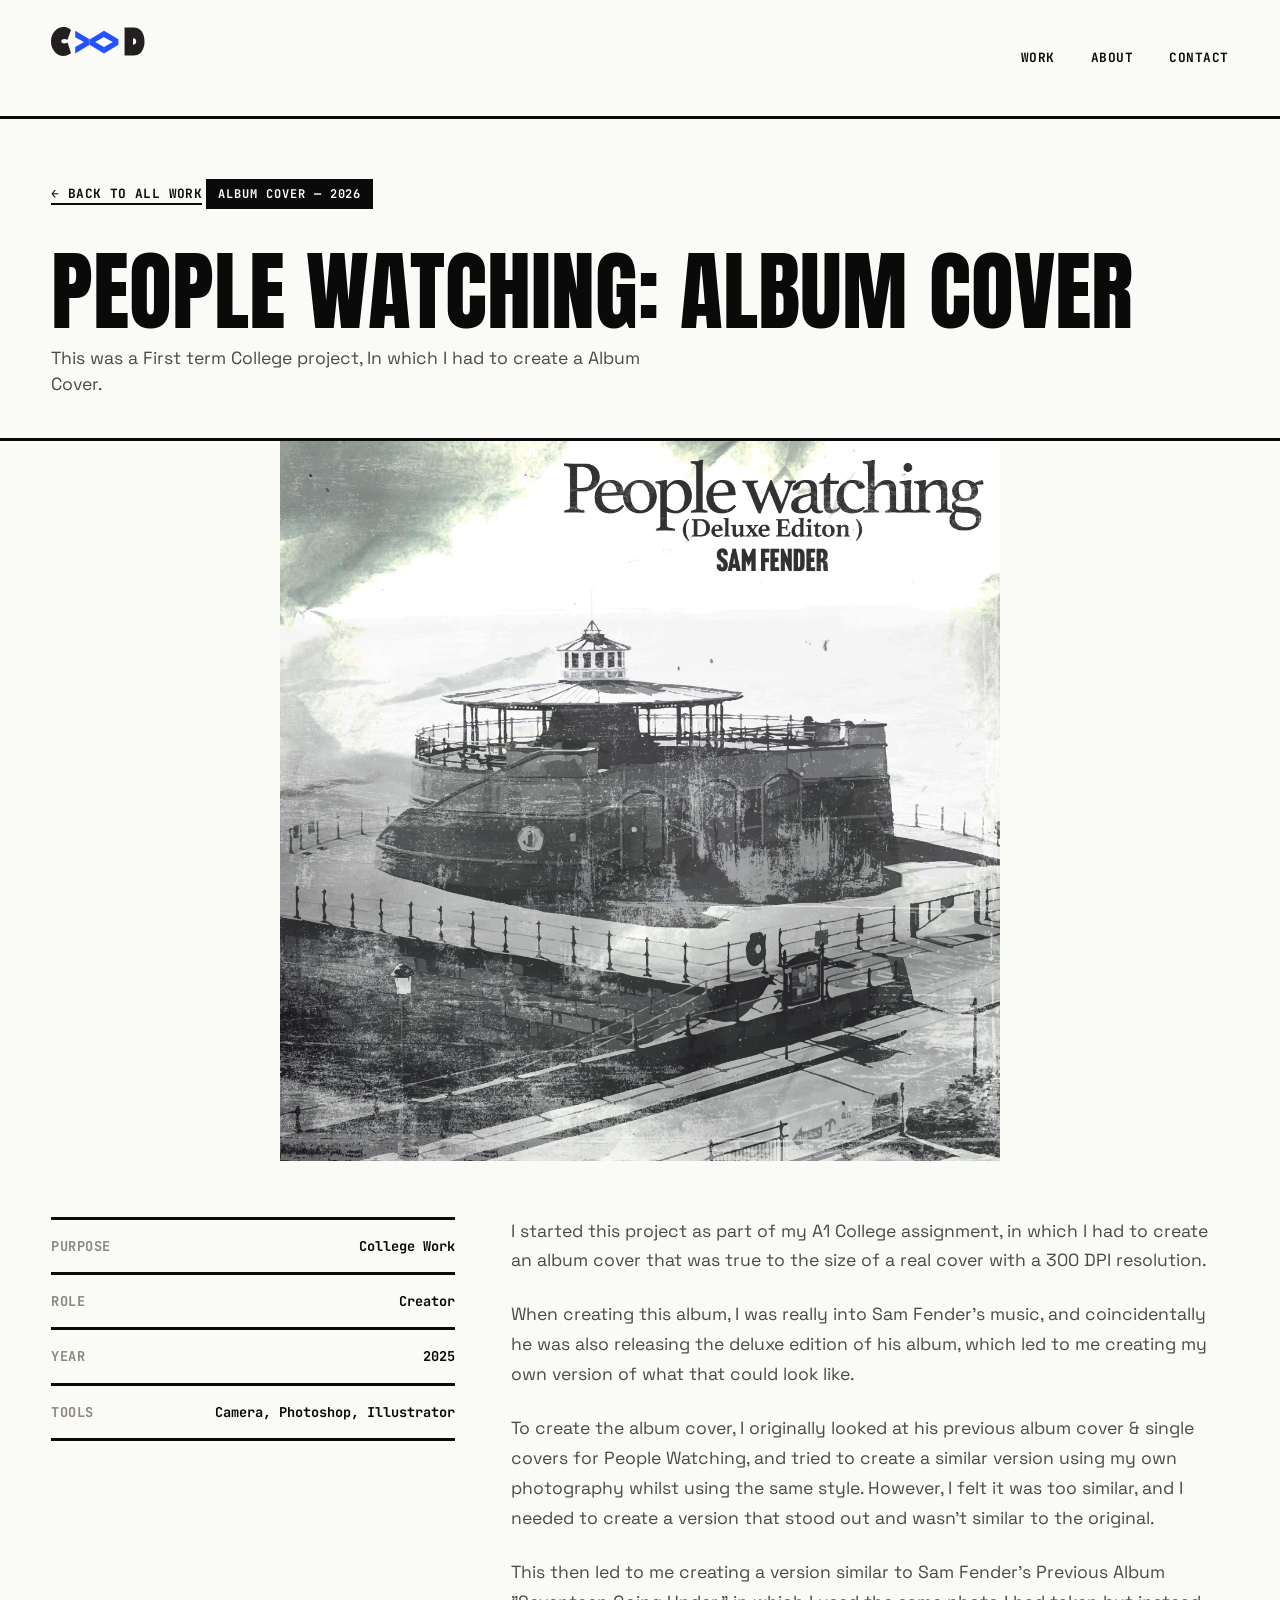
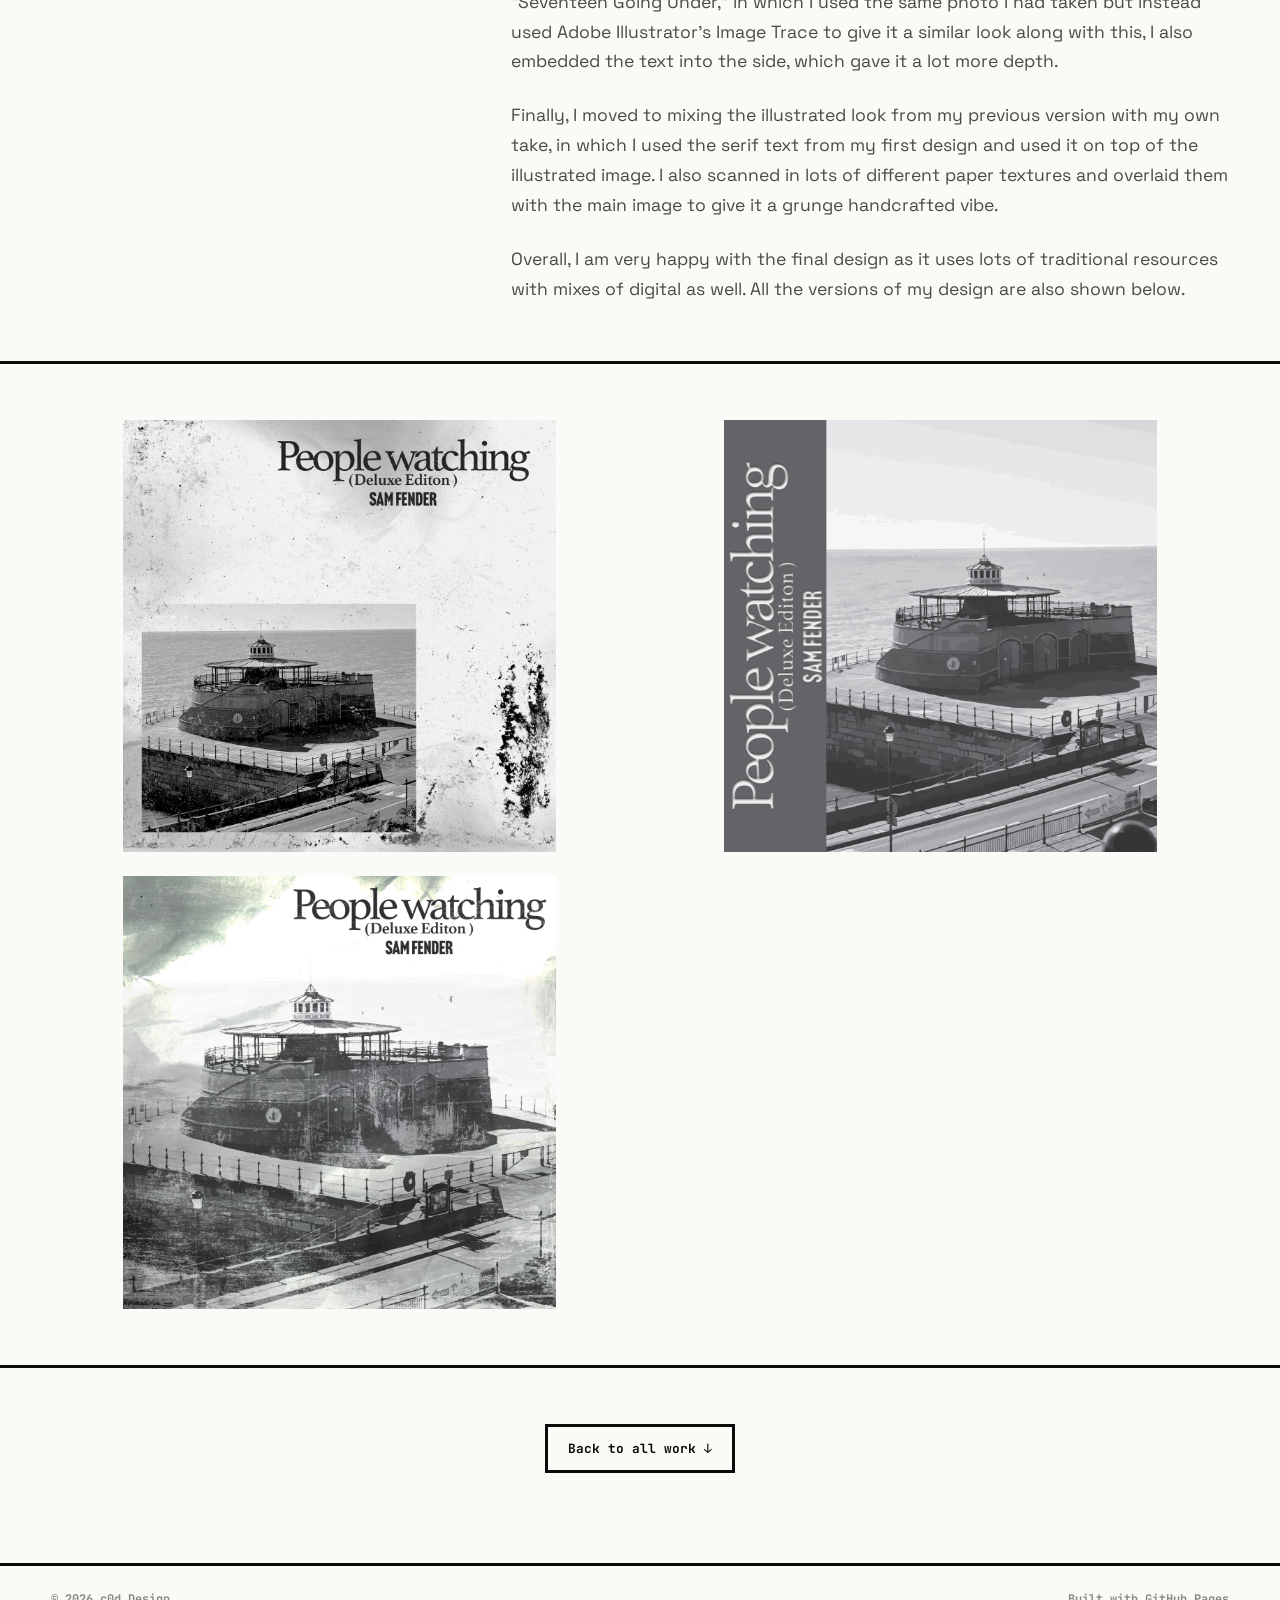
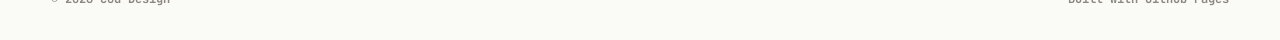
<file: pwac.html>
<!doctype html>
<html lang="en">
<head>
<meta charset="UTF-8">
<meta name="viewport" content="width=device-width, initial-scale=1.0">
<!-- EDIT: page title shown in the browser tab -->
<title>People Watching - Album Cover</title>
<meta name="description" content="EDIT: one-line description of this project">

<link rel="preconnect" href="https://fonts.googleapis.com">
<link rel="preconnect" href="https://fonts.gstatic.com" crossorigin>
<link href="https://fonts.googleapis.com/css2?family=Anton&family=Space+Grotesk:wght@400;500;600;700&family=JetBrains+Mono:wght@400;500;700&display=swap" rel="stylesheet">

<link rel="stylesheet" href="style.css">
</head>
<body>

<header class="nav" id="nav">
   <img src="image/emblem1.svg" alt="c0d Design" class="nav__logo">
</a>
  <nav class="nav__links">
    <a href="work.html">Work</a>
    <a href="index.html#about">About</a>
    <a href="index.html#contact">Contact</a>
  </nav>
  <button class="nav__toggle" id="navToggle" aria-label="Open menu" aria-expanded="false">
    <span></span><span></span>
  </button>
</header>

<main>

  <!-- CASE STUDY HEADER -->
  <section class="case-header">
    <a href="work.html" class="case-back">← Back to all work</a>
    <!-- EDIT: category and year -->
    <span class="section-label">Album Cover — 2026</span>
    <!-- EDIT: project title -->
    <h1 class="case-title">People Watching: Album Cover</h1>
    <!-- EDIT: one-sentence summary -->
    <p class="case-sub">This was a First term College project, In which I had to create a Album Cover.</p>
  </section>

  <!-- HERO IMAGE -->
  <section class="case-hero">
    <!-- EDIT: swap the src for your own image. Wide images (1600x900 or similar) work best. -->
    <img src="image/sfvf1.jpg" alt="EDIT: Final Version of of cover">
  </section>

  <!-- DETAILS + WRITE-UP -->
  <section class="case-body">
    <ul class="case-details">
      <!-- EDIT: swap these four for whatever facts matter for this project -->
      <li><span>Purpose</span><span>College Work</span></li>
      <li><span>Role</span><span>Creator</span></li>
      <li><span>Year</span><span>2025</span></li>
      <li><span>Tools</span><span>Camera, Photoshop, Illustrator</span></li>
    </ul>

    <div class="case-text">
      <!-- EDIT: replace these three paragraphs with your own write-up.
           A simple structure that works well: the brief, your process, the outcome. -->
      <p>I started this project as part of my A1 College assignment, in which I had to create an album cover that was true to the size of a real cover with a 300 DPI resolution.</p>
      <p>When creating this album, I was really into Sam Fender's music, and coincidentally he was also releasing the deluxe edition of his album, which led to me creating my own version of what that could look like. </p>
      <p>To create the album cover, I originally looked at his previous album cover & single covers for People Watching, and tried to create a similar version using my own photography whilst using the same style. However, I felt it was too similar, and I needed to create a version that stood out and wasn't similar to the original. </p>
      <p>This then led to me creating a version similar to Sam Fender's Previous Album "Seventeen Going Under," in which I used the same photo I had taken but instead used Adobe Illustrator's Image Trace to give it a similar look along with this, I also embedded the text into the side, which gave it a lot more depth. </p>
      <p> Finally, I moved to mixing the illustrated look from my previous version with my own take, in which I used the serif text from my first design and used it on top of the illustrated image. I also scanned in lots of different paper textures and overlaid them with the main image to give it a grunge handcrafted vibe. </p>
      <p>Overall, I am very happy with the final design as it uses lots of traditional resources with mixes of digital as well. All the versions of my design are also shown below.</p>
    </div>
  </section>

  <!-- ADDITIONAL IMAGES — delete this section if you only have one hero image -->
  <section class="case-gallery">
    <!-- EDIT: add, remove, or replace these <img> tags for extra project shots -->
    <img src="image/sfv2.jpg" alt="EDIT: describe this image">
    <img src="image/sfvl3.jpg" alt="EDIT: describe this image">
    <img src="image/sfvf1.jpg" alt="EDIT: describe this image">
  </section>

  <!-- BACK TO WORK -->
  <section class="case-next">
    <a href="work.html" class="hero__scroll">Back to all work ↓</a>
  </section>

</main>

<footer class="footer">
  <span id="footerName"></span>
  <span>Built with GitHub Pages</span>
</footer>

<script src="script.js"></script>
</body>
</html>
</file>
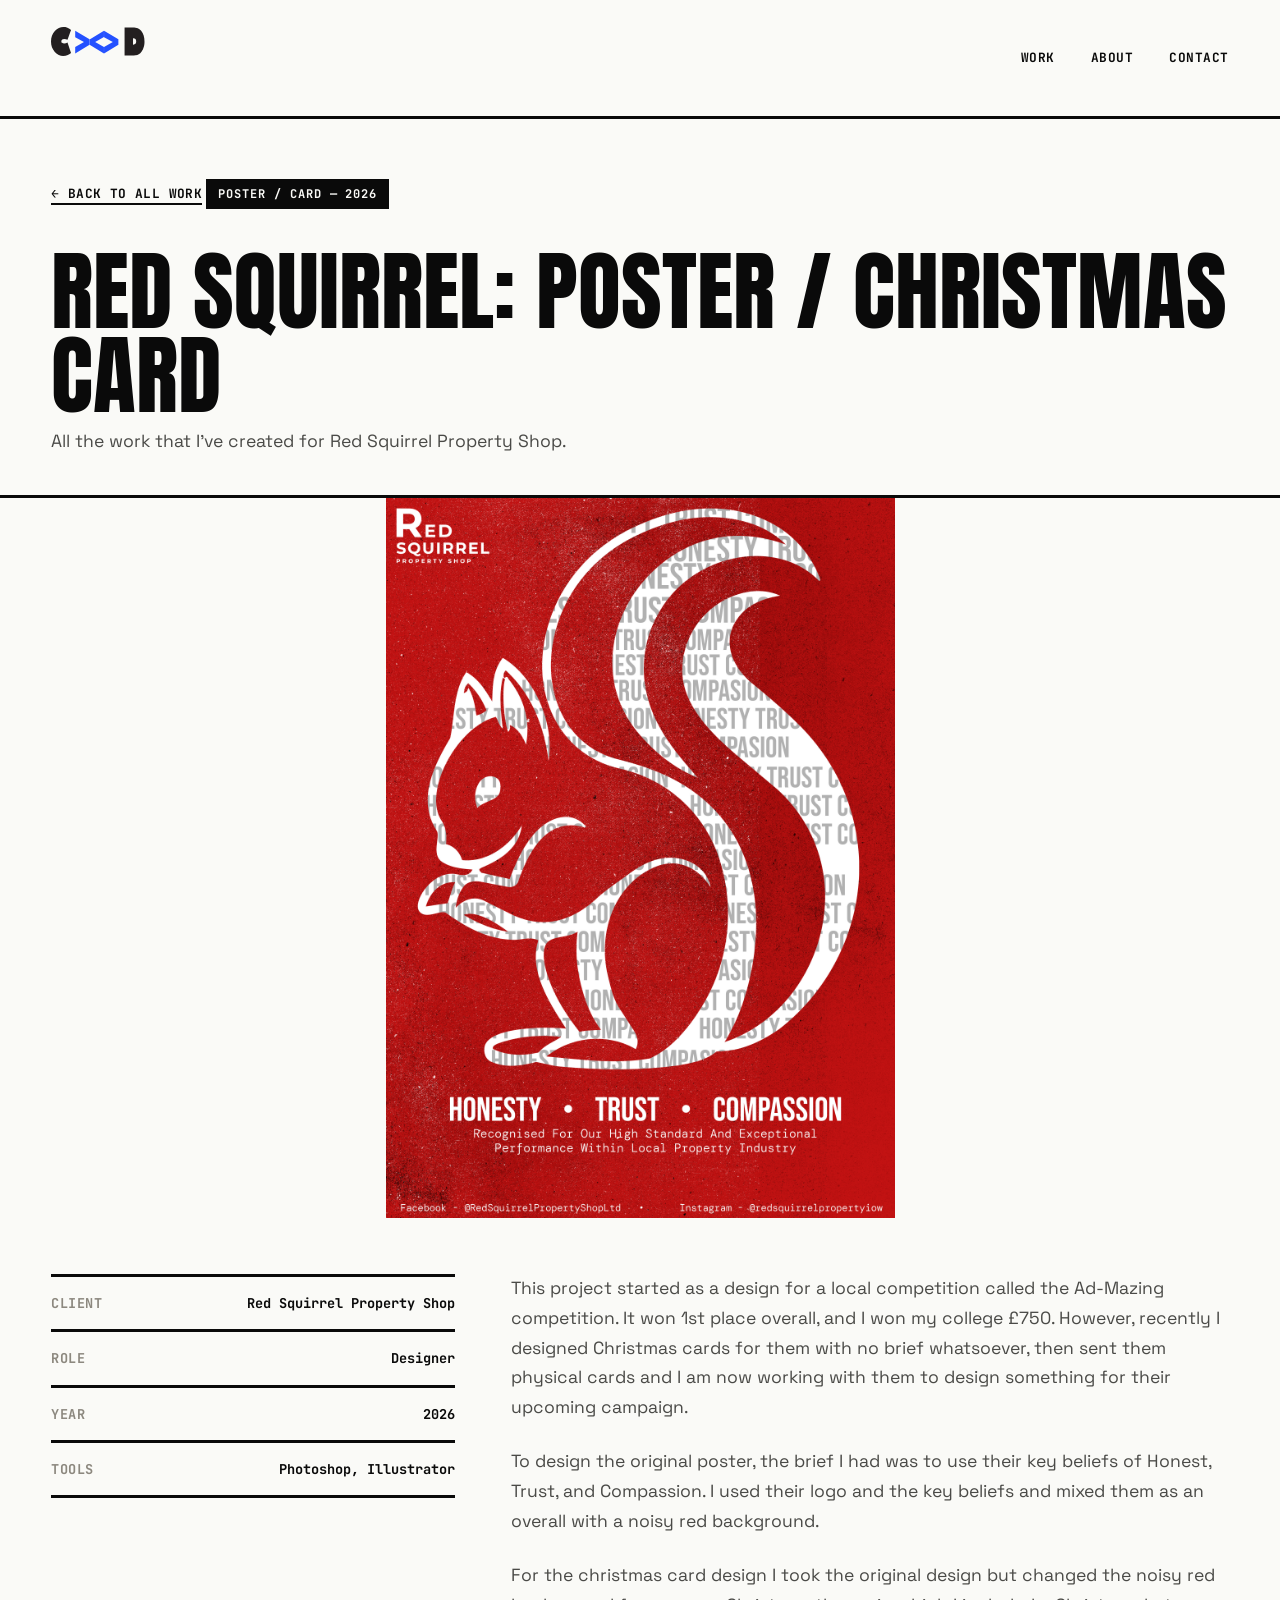
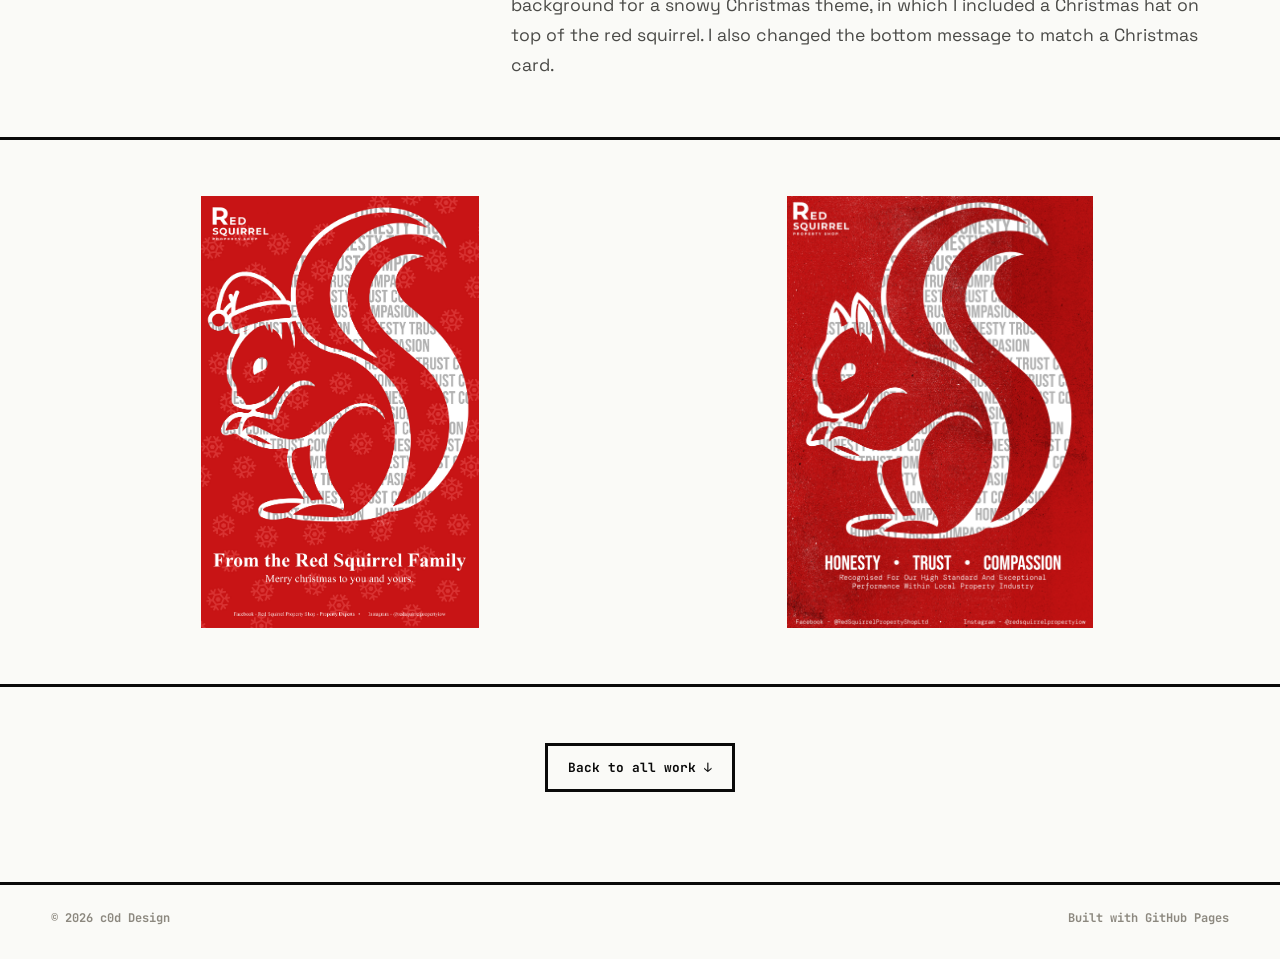
<file: redsquirrel.html>
<!doctype html>
<html lang="en">
<head>
<meta charset="UTF-8">
<meta name="viewport" content="width=device-width, initial-scale=1.0">
<!-- EDIT: page title shown in the browser tab -->
<title>Red Squirrel — Portfolio</title>
<meta name="description" content="EDIT: one-line description of this project">

<link rel="preconnect" href="https://fonts.googleapis.com">
<link rel="preconnect" href="https://fonts.gstatic.com" crossorigin>
<link href="https://fonts.googleapis.com/css2?family=Anton&family=Space+Grotesk:wght@400;500;600;700&family=JetBrains+Mono:wght@400;500;700&display=swap" rel="stylesheet">

<link rel="stylesheet" href="style.css">
</head>
<body>

<header class="nav" id="nav">
  <a href="index.html" class="nav__mark">
    <img src="image/emblem1.svg" alt="c0d Design" class="nav__logo">
  </a>
  <nav class="nav__links">
    <a href="work.html">Work</a>
    <a href="index.html#about">About</a>
    <a href="index.html#contact">Contact</a>
  </nav>
  <button class="nav__toggle" id="navToggle" aria-label="Open menu" aria-expanded="false">
    <span></span><span></span>
  </button>
</header>

<main>

  <!-- CASE STUDY HEADER -->
  <section class="case-header">
    <a href="work.html" class="case-back">← Back to all work</a>
    <!-- EDIT: category and year -->
    <span class="section-label">Poster / Card — 2026</span>
    <!-- EDIT: project title -->
    <h1 class="case-title">Red Squirrel: Poster / Christmas Card</h1>
    <!-- EDIT: one-sentence summary -->
    <p class="case-sub">All the work that I've created for Red Squirrel Property Shop.</p>
  </section>

  <!-- HERO IMAGE -->
  <section class="case-hero">
    <!-- EDIT: swap the src for your own image. Wide images (1600x900 or similar) work best. -->
    <img src="image/redsqu/redsquirrelRGB.jpg" alt="EDIT: describe what's shown in this image">
  </section>

  <!-- DETAILS + WRITE-UP -->
  <section class="case-body">
    <ul class="case-details">
      <!-- EDIT: swap these four for whatever facts matter for this project -->
      <li><span>Client</span><span>Red Squirrel Property Shop</span></li>
      <li><span>Role</span><span>Designer</span></li>
      <li><span>Year</span><span>2026</span></li>
      <li><span>Tools</span><span>Photoshop, Illustrator</span></li>
    </ul>

    <div class="case-text">
      <!-- EDIT: replace these three paragraphs with your own write-up.
           A simple structure that works well: the brief, your process, the outcome. -->
      <p>This project started as a design for a local competition called the Ad-Mazing competition. It won 1st place overall, and I won my college £750. However, recently I designed Christmas cards for them with no brief whatsoever, then sent them physical cards and I am now working with them to design something for their upcoming campaign.</p>
      <p>To design the original poster, the brief I had was to use their key beliefs of Honest, Trust, and Compassion. I used their logo and the key beliefs and mixed them as an overall with a noisy red background.</p>
      <p>For the christmas card design I took the original design but changed the noisy red background for a snowy Christmas theme, in which I included a Christmas hat on top of the red squirrel. I also changed the bottom message to match a Christmas card. </p>
    </div>
  </section>

  <!-- ADDITIONAL IMAGES — delete this section if you only have one hero image -->
  <section class="case-gallery">
    <!-- EDIT: add, remove, or replace these <img> tags for extra project shots -->
    <img src="image/redsqu/chsirtsmascard.jpg" alt="EDIT: describe what's shown in this image">
    <img src="image/redsqu/redsquirrelRGB.jpg" alt="EDIT: describe what's shown in this image">
  </section>

  <!-- BACK TO WORK -->
  <section class="case-next">
    <a href="work.html" class="hero__scroll">Back to all work ↓</a>
  </section>

</main>

<footer class="footer">
  <span id="footerName"></span>
  <span>Built with GitHub Pages</span>
</footer>

<script src="script.js"></script>
</body>
</html>
</file>
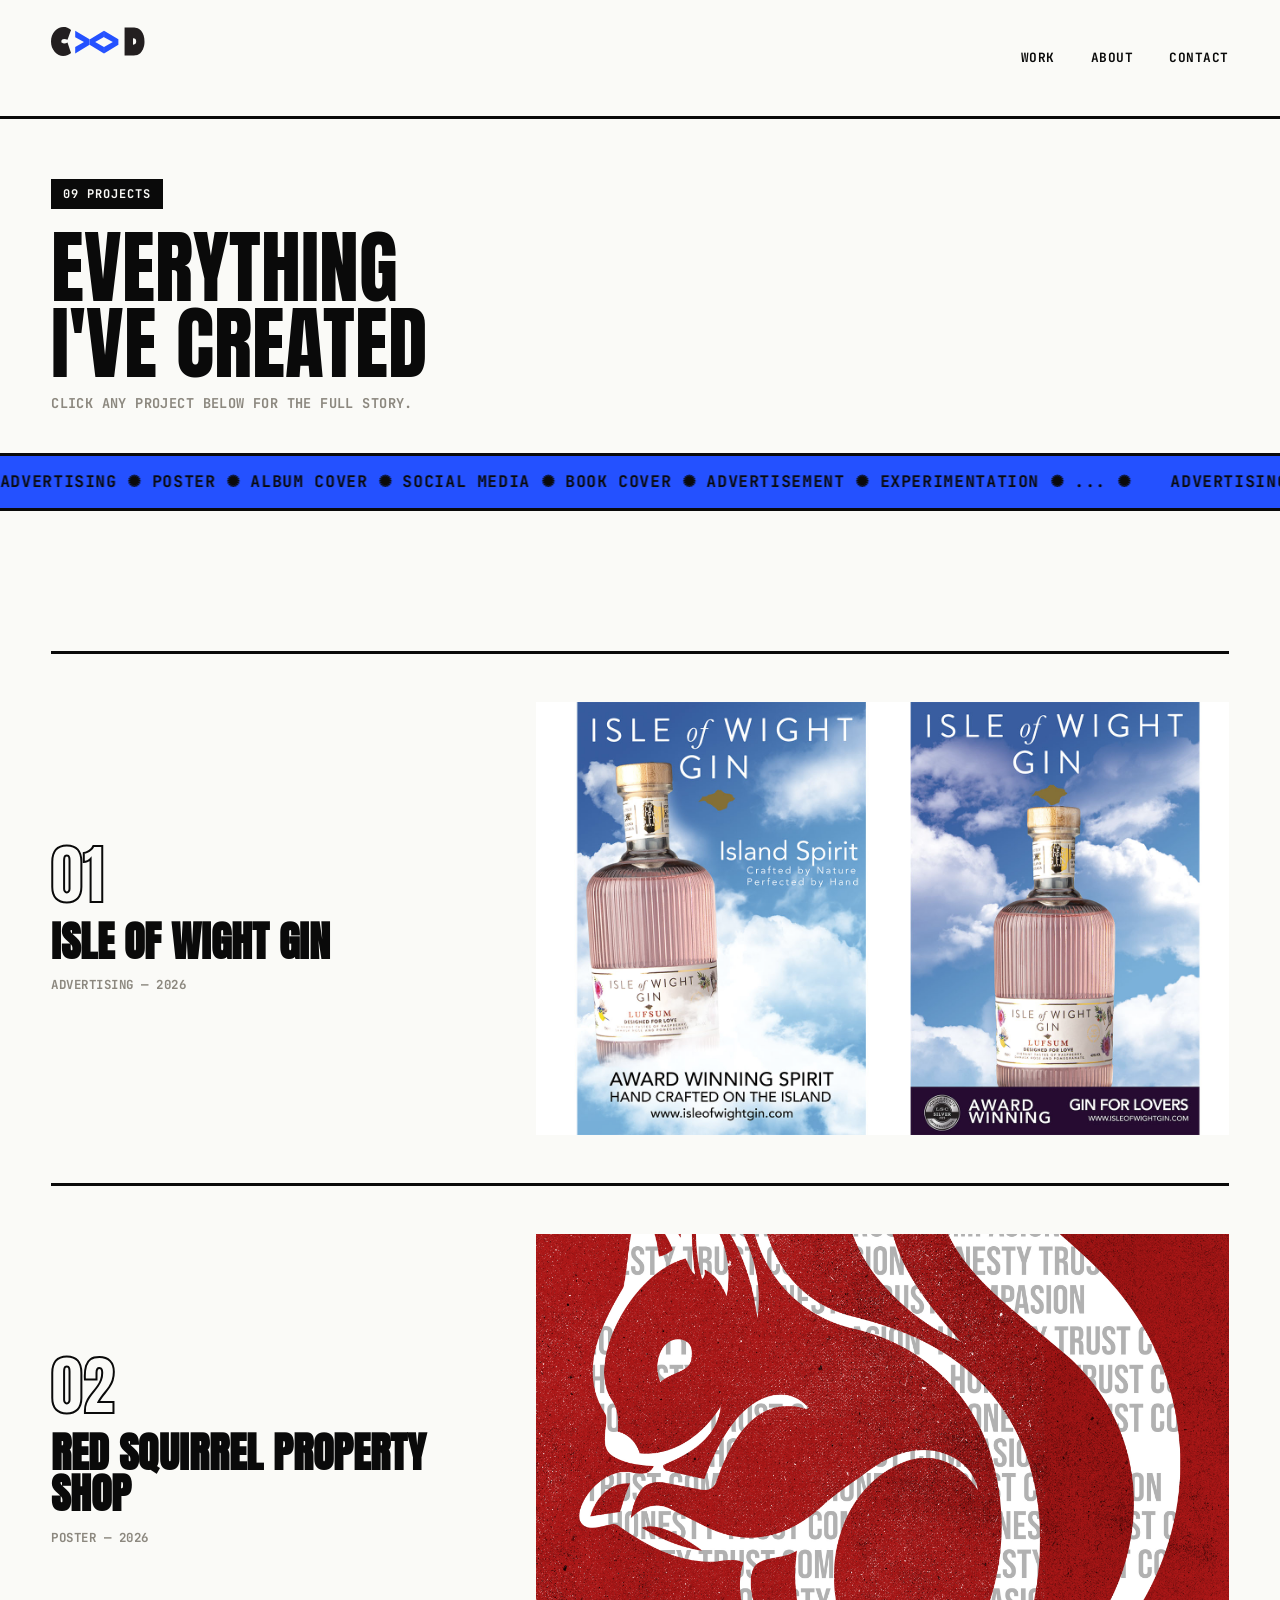
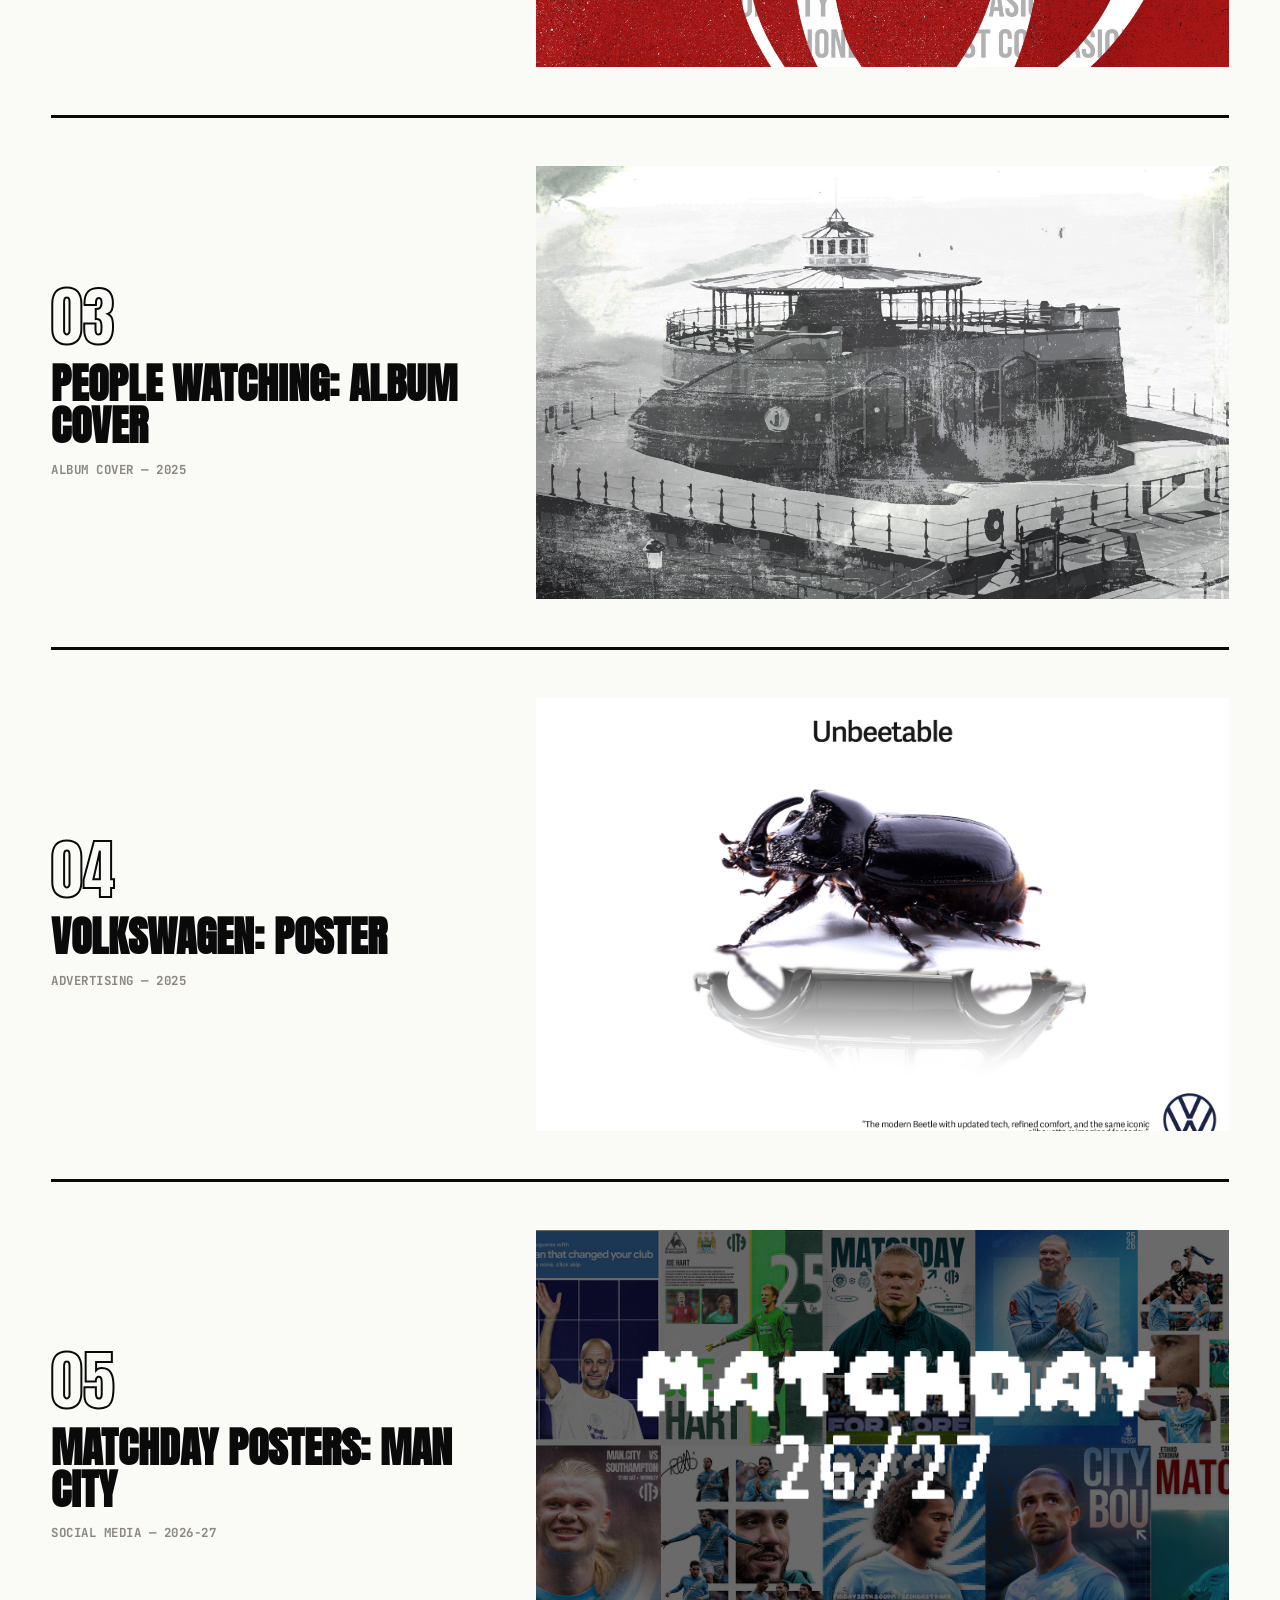
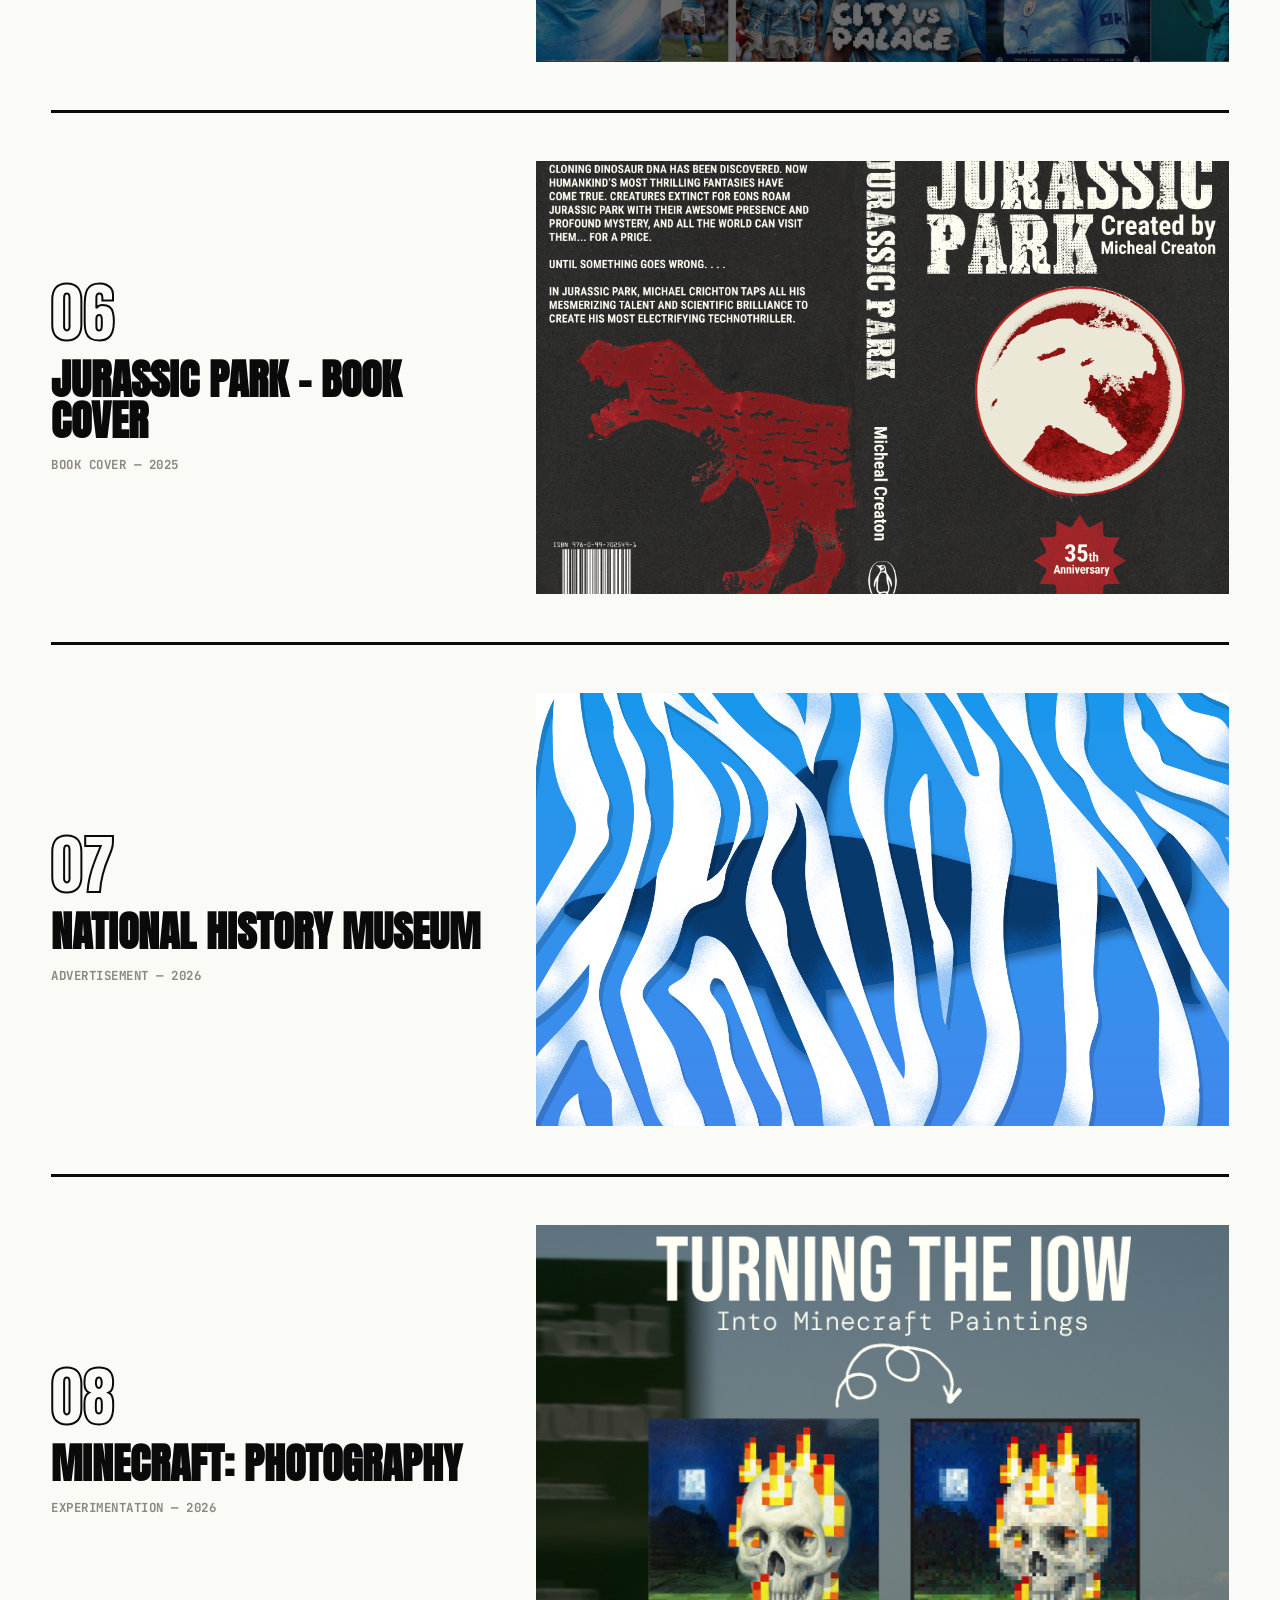
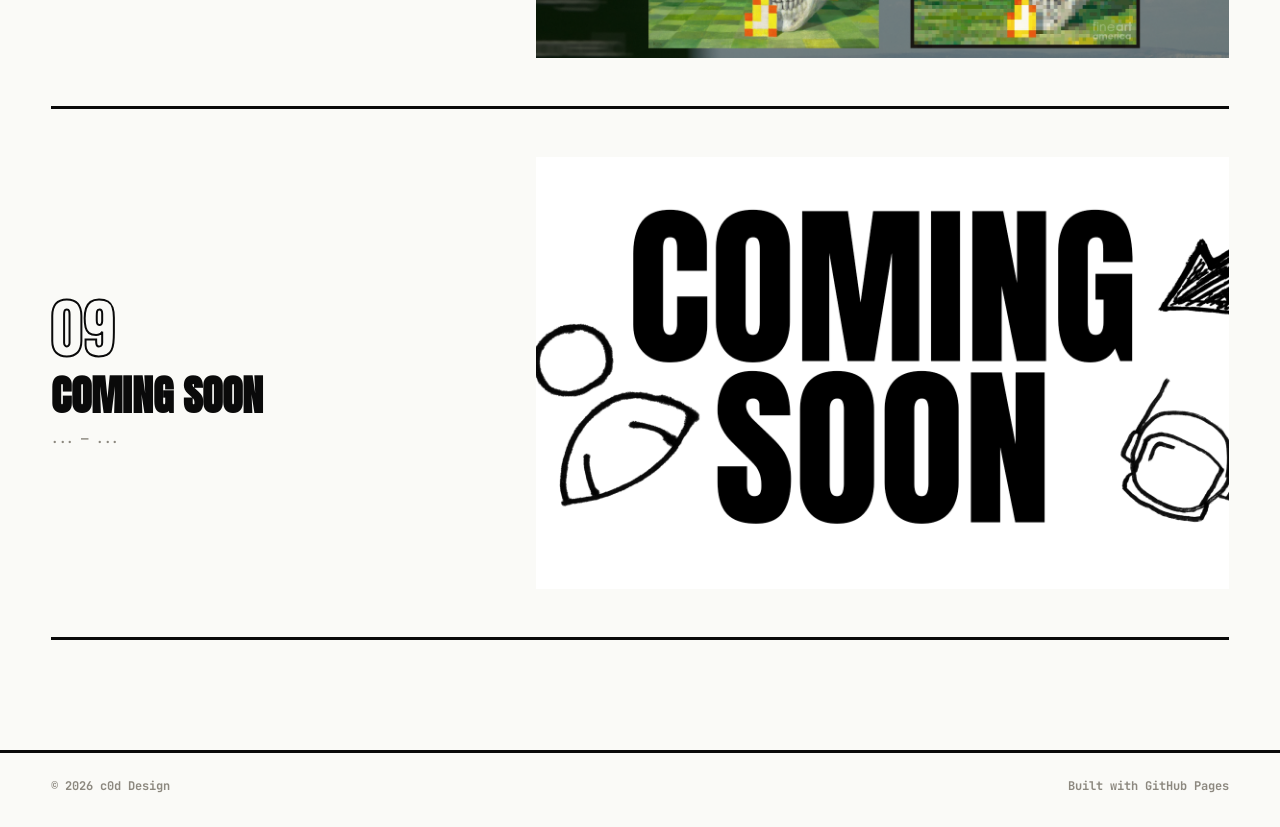
<file: work.html>
<!doctype html>
<html lang="en">
<head>
<meta charset="UTF-8">
<meta name="viewport" content="width=device-width, initial-scale=1.0">
<title>Work — Portfolio</title>
<meta name="description" content="Full project archive">

<link rel="preconnect" href="https://fonts.googleapis.com">
<link rel="preconnect" href="https://fonts.gstatic.com" crossorigin>
<link href="https://fonts.googleapis.com/css2?family=Anton&family=Space+Grotesk:wght@400;500;600;700&family=JetBrains+Mono:wght@400;500;700&display=swap" rel="stylesheet">

<link rel="stylesheet" href="style.css">
</head>
<body>

<header class="nav" id="nav">
   <img src="image/emblem1.svg" alt="c0d Design" class="nav__logo">
</a>
  <nav class="nav__links">
    <a href="work.html">Work</a>
    <a href="index.html#about">About</a>
    <a href="index.html#contact">Contact</a>
  </nav>
  <button class="nav__toggle" id="navToggle" aria-label="Open menu" aria-expanded="false">
    <span></span><span></span>
  </button>
</header>

<main>

  <!-- PAGE HEADER -->
  <section class="work-header">
    <div class="section-head">
      <span class="section-label" id="workCount">Selected Work</span>
      <h2>Everything<br>I've created</h2>
      <p class="section-sub">Click any project below for the full story.</p>
    </div>
  </section>

  <!-- TICKER -->
  <div class="ticker" aria-hidden="true">
    <div class="ticker__track" id="tickerTrack"></div>
  </div>

  <!-- FULL WORK LIST -->
  <section class="work" id="work">
    <div class="stack" id="projectStack"></div>
  </section>

</main>

<footer class="footer">
  <span id="footerName"></span>
  <span>Built with GitHub Pages</span>
</footer>

<!-- PROJECT DETAIL MODAL -->
<div class="modal" id="modal" hidden>
  <div class="modal__panel">
    <button class="modal__close" id="modalClose" aria-label="Close">×</button>
    <img class="modal__image" id="modalImage" alt="">
    <div class="modal__body">
      <span class="modal__category" id="modalCategory"></span>
      <h3 id="modalTitle"></h3>
      <p id="modalDescription"></p>
      <a id="modalLink" href="#" target="_blank" rel="noopener">View project →</a>
    </div>
  </div>
</div>

<script src="script.js"></script>
</body>
</html>
</file>
<file: style.css>
/* ============================================================
   DESIGN TOKENS — change these to re-theme the whole site
   ============================================================ */
:root {
  --paper: #FAFAF7;
  --ink: #0A0A0A;
  --ink-soft: #4A4A47;
  --accent: #2451FF;
  --stone: #8C887F;
  --line: rgba(10, 10, 10, 0.14);

  --font-display: 'Anton', sans-serif;
  --font-body: 'Space Grotesk', sans-serif;
  --font-mono: 'JetBrains Mono', monospace;

  --max-w: 1280px;
  --pad: clamp(20px, 4vw, 64px);
}

* { box-sizing: border-box; }

html { scroll-behavior: smooth; }

body {
  margin: 0;
  background: var(--paper);
  color: var(--ink);
  font-family: var(--font-body);
  font-size: 16px;
  line-height: 1.5;
  -webkit-font-smoothing: antialiased;
}

a { color: inherit; }
img { max-width: 100%; display: block; }
::selection { background: var(--accent); color: var(--paper); }

:focus-visible {
  outline: 3px solid var(--accent);
  outline-offset: 3px;
}

@media (prefers-reduced-motion: reduce) {
  *, *::before, *::after { animation-duration: 0.001ms !important; transition-duration: 0.001ms !important; }
  html { scroll-behavior: auto; }
  .hero__marquee-track, .ticker__track { animation: none !important; }
}

/* ============================================================
   NAV
   ============================================================ */
.nav {
  position: sticky;
  top: 0;
  z-index: 40;
  display: flex;
  align-items: center;
  justify-content: space-between;
  padding: 22px var(--pad);
  background: var(--paper);
  border-bottom: 3px solid var(--ink);
}

.nav__mark {
  font-family: var(--font-display);
  font-size: 1.6rem;
  letter-spacing: 0.02em;
  text-decoration: none;
}

.nav__logo {
  height: 72px;   /* adjust to taste */
  width: auto;
  display: block;
}

.nav__links {
  display: flex;
  gap: 36px;
  font-family: var(--font-mono);
  font-weight: 700;
  font-size: 0.8rem;
  letter-spacing: 0.04em;
  text-transform: uppercase;
}

.nav__links a { text-decoration: none; position: relative; }
.nav__links a::after {
  content: '';
  position: absolute;
  left: 0; right: 0; bottom: -4px;
  height: 3px;
  background: var(--accent);
  transform: scaleX(0);
  transform-origin: left;
  transition: transform 0.25s ease;
}
.nav__links a:hover::after { transform: scaleX(1); }

.nav__toggle {
  display: none;
  flex-direction: column;
  gap: 5px;
  background: none;
  border: none;
  cursor: pointer;
  padding: 8px;
}
.nav__toggle span { width: 24px; height: 3px; background: var(--ink); }

/* ============================================================
   HERO — inverted, marquee name
   ============================================================ */
.hero {
  background: var(--ink);
  color: var(--paper);
  min-height: 82vh;
  display: flex;
  flex-direction: column;
  justify-content: space-between;
  overflow: hidden;
}

.hero__marquee {
  flex: 1;
  display: flex;
  align-items: center;
  overflow: hidden;
  border-bottom: 3px solid var(--paper);
}

.hero__marquee-track {
  display: flex;
  white-space: nowrap;
  animation: marquee 22s linear infinite;
  will-change: transform;
}

.hero__marquee-track img.hero__marquee-logo {
  height: clamp(8rem, 30vw, 24rem);
  width: auto;
  padding-right: 0.35em;
  display: block;
}

@keyframes marquee {
  from { transform: translateX(0); }
  to { transform: translateX(-50%); }
}

.hero__foot {
  padding: 32px var(--pad) 40px;
  display: flex;
  flex-wrap: wrap;
  align-items: flex-end;
  justify-content: space-between;
  gap: 20px;
}

.hero__role {
  font-family: var(--font-mono);
  font-weight: 700;
  font-size: 0.85rem;
  text-transform: uppercase;
  letter-spacing: 0.06em;
  color: var(--accent);
  margin: 0;
}

.hero__tagline {
  max-width: 460px;
  font-size: 1.1rem;
  margin: 0;
  color: var(--paper);
}

.hero__scroll {
  font-family: var(--font-mono);
  font-weight: 700;
  font-size: 0.8rem;
  text-decoration: none;
  color: var(--ink);
  background: var(--paper);
  padding: 12px 20px;
  border: 3px solid var(--paper);
  transition: background 0.2s ease, color 0.2s ease;
  white-space: nowrap;
}
.hero__scroll:hover { background: var(--accent); color: var(--ink); border-color: var(--accent); }

/* ============================================================
   TICKER
   ============================================================ */
.ticker {
  background: var(--accent);
  overflow: hidden;
  border-bottom: 3px solid var(--ink);
  padding: 14px 0;
}

.ticker__track {
  display: flex;
  white-space: nowrap;
  animation: ticker 16s linear infinite;
  will-change: transform;
}

.ticker__track span {
  font-family: var(--font-mono);
  font-weight: 700;
  font-size: 1rem;
  text-transform: uppercase;
  letter-spacing: 0.04em;
  padding-right: 2.5em;
  color: var(--ink);
}

@keyframes ticker {
  from { transform: translateX(0); }
  to { transform: translateX(-50%); }
}

/* ============================================================
   SECTION HEAD (shared)
   ============================================================ */
.section-head {
  max-width: var(--max-w);
  margin: 0 auto;
  padding: 0 var(--pad);
}

.section-label {
  display: inline-block;
  font-family: var(--font-mono);
  font-weight: 700;
  font-size: 0.75rem;
  text-transform: uppercase;
  letter-spacing: 0.08em;
  color: var(--paper);
  background: var(--ink);
  padding: 6px 12px;
  margin-bottom: 20px;
}

.section-head h2 {
  font-family: var(--font-display);
  font-weight: 400;
  font-size: clamp(2.4rem, 7vw, 5rem);
  line-height: 0.95;
  text-transform: uppercase;
  margin: 0 0 8px;
}

/* ============================================================
   WORK PAGE HEADER (work.html)
   ============================================================ */
.work-header {
  padding: 60px 0 40px;
  border-bottom: 3px solid var(--ink);
}

.work-header .section-sub {
  font-family: var(--font-mono);
  font-weight: 700;
  font-size: 0.85rem;
  text-transform: uppercase;
  letter-spacing: 0.03em;
  color: var(--stone);
  margin: 12px 0 0;
}

/* ============================================================
   WORK — stacked full-width blocks
   ============================================================ */
.work { padding: 90px 0 110px; }

.stack {
  max-width: var(--max-w);
  margin: 50px auto 0;
  padding: 0 var(--pad);
  display: flex;
  flex-direction: column;
}

.project {
  display: grid;
  grid-template-columns: 0.9fr 1.4fr;
  gap: 40px;
  align-items: center;
  padding: 48px 0;
  border-top: 3px solid var(--ink);
  cursor: pointer;
}

.stack .project:last-child { border-bottom: 3px solid var(--ink); }

.project__meta { display: flex; flex-direction: column; gap: 14px; }

.project__index {
  font-family: var(--font-display);
  font-size: clamp(2.5rem, 5vw, 4rem);
  line-height: 1;
  color: var(--line);
  -webkit-text-stroke: 2px var(--ink);
  color: transparent;
}

.project__title {
  font-family: var(--font-display);
  font-size: clamp(1.6rem, 3.4vw, 2.6rem);
  text-transform: uppercase;
  line-height: 1;
  margin: 0;
}

.project__tag {
  font-family: var(--font-mono);
  font-weight: 700;
  font-size: 0.78rem;
  text-transform: uppercase;
  letter-spacing: 0.04em;
  color: var(--stone);
}

.project__frame {
  position: relative;
  aspect-ratio: 16 / 10;
  overflow: hidden;
  background: var(--ink);
}

.project__frame img {
  width: 100%;
  height: 100%;
  object-fit: cover;
  transition: transform 0.5s cubic-bezier(.2,.8,.2,1), filter 0.4s ease;
  filter: saturate(0.85);
}

.project:hover .project__frame img {
  transform: scale(1.045);
  filter: saturate(1.05);
}

.project:hover .project__index { color: var(--accent); -webkit-text-stroke: 0; }

@media (max-width: 820px) {
  .project { grid-template-columns: 1fr; gap: 20px; }
}

/* ============================================================
   ABOUT
   ============================================================ */
.about { padding: 90px 0; border-top: 3px solid var(--ink); }

.about__body {
  max-width: var(--max-w);
  margin: 36px auto 0;
  padding: 0 var(--pad);
  display: grid;
  grid-template-columns: 1.5fr 1fr;
  gap: 60px;
}

.about__lead {
  font-family: var(--font-display);
  font-weight: 400;
  text-transform: uppercase;
  font-size: clamp(1.5rem, 3vw, 2.1rem);
  line-height: 1.2;
  margin: 0;
}

.about__facts {
  list-style: none;
  margin: 0;
  padding: 0;
  border-top: 3px solid var(--ink);
}

.about__facts li {
  display: flex;
  justify-content: space-between;
  padding: 16px 0;
  border-bottom: 3px solid var(--ink);
  font-family: var(--font-mono);
  font-weight: 700;
  font-size: 0.85rem;
}

.about__facts li span:first-child { color: var(--stone); text-transform: uppercase; letter-spacing: 0.04em; }

@media (max-width: 760px) {
  .about__body { grid-template-columns: 1fr; gap: 32px; }
}

/* ============================================================
   CONTACT
   ============================================================ */
.contact { padding: 90px 0 140px; border-top: 3px solid var(--ink); }

.contact__email {
  display: block;
  margin: 30px var(--pad) 0;
  font-family: var(--font-display);
  text-transform: uppercase;
  font-size: clamp(2rem, 8vw, 5.5rem);
  line-height: 1;
  text-decoration: none;
  word-break: break-word;
  transition: color 0.2s ease;
}
.contact__email:hover { color: var(--accent); }

.contact__social {
  margin: 40px var(--pad) 0;
  display: flex;
  gap: 16px;
  flex-wrap: wrap;
}

.contact__social a {
  font-family: var(--font-mono);
  font-weight: 700;
  font-size: 0.8rem;
  text-transform: uppercase;
  letter-spacing: 0.04em;
  text-decoration: none;
  border: 3px solid var(--ink);
  padding: 10px 18px;
  transition: background 0.2s ease, color 0.2s ease;
}
.contact__social a:hover { background: var(--ink); color: var(--paper); }

/* ============================================================
   FOOTER
   ============================================================ */
.footer {
  display: flex;
  justify-content: space-between;
  padding: 24px var(--pad) 32px;
  font-family: var(--font-mono);
  font-weight: 700;
  font-size: 0.75rem;
  color: var(--stone);
  border-top: 3px solid var(--ink);
}

/* ============================================================
   MODAL
   ============================================================ */
.modal {
  position: fixed;
  inset: 0;
  z-index: 100;
  background: rgba(10, 10, 10, 0.82);
  display: flex;
  align-items: center;
  justify-content: center;
  padding: var(--pad);
}

.modal[hidden] { display: none; }

.modal__panel {
  position: relative;
  background: var(--paper);
  max-width: 900px;
  width: 100%;
  max-height: 86vh;
  overflow-y: auto;
  display: grid;
  grid-template-columns: 1.1fr 1fr;
  border: 3px solid var(--ink);
}

.modal__image { width: 100%; height: 100%; object-fit: cover; }
.modal__body { padding: 40px; }

.modal__category {
  font-family: var(--font-mono);
  font-weight: 700;
  font-size: 0.75rem;
  text-transform: uppercase;
  color: var(--accent);
}

.modal__body h3 {
  font-family: var(--font-display);
  text-transform: uppercase;
  font-size: 2rem;
  line-height: 1;
  margin: 12px 0 16px;
}

.modal__body p { color: var(--ink-soft); line-height: 1.6; }

.modal__body a {
  display: inline-block;
  margin-top: 16px;
  font-family: var(--font-mono);
  font-weight: 700;
  font-size: 0.85rem;
  text-decoration: none;
  border-bottom: 3px solid var(--ink);
}

.modal__close {
  position: absolute;
  top: 16px; right: 16px;
  width: 38px; height: 38px;
  background: var(--ink);
  color: var(--paper);
  border: none;
  font-size: 1.4rem;
  line-height: 1;
  cursor: pointer;
  z-index: 5;
}

@media (max-width: 700px) {
  .modal__panel { grid-template-columns: 1fr; }
}

/* ============================================================
   CASE STUDY TEMPLATE PAGE (project-template.html + copies)
   ============================================================ */
.case-header {
  max-width: var(--max-w);
  margin: 0 auto;
  padding: 60px var(--pad) 40px;
  border-bottom: 3px solid var(--ink);
}

.case-back {
  display: inline-block;
  font-family: var(--font-mono);
  font-weight: 700;
  font-size: 0.8rem;
  text-transform: uppercase;
  letter-spacing: 0.03em;
  text-decoration: none;
  border-bottom: 2px solid var(--ink);
  margin-bottom: 28px;
  transition: color 0.2s ease, border-color 0.2s ease;
}
.case-back:hover { color: var(--accent); border-color: var(--accent); }

.case-title {
  font-family: var(--font-display);
  font-weight: 400;
  text-transform: uppercase;
  font-size: clamp(2.4rem, 8vw, 5.5rem);
  line-height: 0.95;
  margin: 16px 0 12px;
}

.case-sub {
  max-width: 640px;
  font-size: 1.1rem;
  color: var(--ink-soft);
  margin: 0;
}

.case-hero img {
 width: 100%;
 max-width: var(--max-w);
 margin: 0 auto;
 aspect-ratio: 16 / 9;
 object-fit: contain;
 background: var(--paper);   /* fills the letterbox space */
 display: block;
}

.case-body {
  max-width: var(--max-w);
  margin: 0 auto;
  padding: 56px var(--pad);
  display: grid;
  grid-template-columns: 0.9fr 1.6fr;
  gap: 56px;
  border-bottom: 3px solid var(--ink);
}

.case-details {
  list-style: none;
  margin: 0;
  padding: 0;
  border-top: 3px solid var(--ink);
  height: fit-content;
}

.case-details li {
  display: flex;
  justify-content: space-between;
  padding: 16px 0;
  border-bottom: 3px solid var(--ink);
  font-family: var(--font-mono);
  font-weight: 700;
  font-size: 0.85rem;
}

.case-details li span:first-child { color: var(--stone); text-transform: uppercase; letter-spacing: 0.04em; }

.case-text p {
  font-size: 1.1rem;
  line-height: 1.7;
  color: var(--ink-soft);
  margin: 0 0 24px;
}
.case-text p:last-child { margin-bottom: 0; }

.case-gallery {
  max-width: var(--max-w);
  margin: 0 auto;
  padding: 56px var(--pad);
  display: grid;
  grid-template-columns: repeat(2, 1fr);
  gap: 24px;
  border-bottom: 3px solid var(--ink);
}

.case-gallery img {
 width: 100%;
 aspect-ratio: 4 / 3;
 object-fit: contain;
 background: var(--paper);   /* fills the letterbox space */
}

.case-next {
  padding: 56px var(--pad) 90px;
  display: flex;
  justify-content: center;
}
.case-next .hero__scroll {
  color: var(--ink);
  border-color: var(--ink);
  background: transparent;
}
.case-next .hero__scroll:hover { background: var(--accent); border-color: var(--accent); color: var(--ink); }

@media (max-width: 820px) {
  .case-body { grid-template-columns: 1fr; gap: 28px; }
  .case-gallery { grid-template-columns: 1fr; }
}

/* ============================================================
   MOBILE NAV
   ============================================================ */
@media (max-width: 640px) {
  .nav__toggle { display: flex; }
  .nav__links {
    position: absolute;
    top: 100%;
    left: 0; right: 0;
    background: var(--paper);
    flex-direction: column;
    gap: 0;
    max-height: 0;
    overflow: hidden;
    border-bottom: 3px solid var(--ink);
    transition: max-height 0.3s ease;
  }
  .nav__links.is-open { max-height: 240px; }
  .nav__links a { padding: 16px var(--pad); border-top: 1px solid var(--line); }
}
</file>
